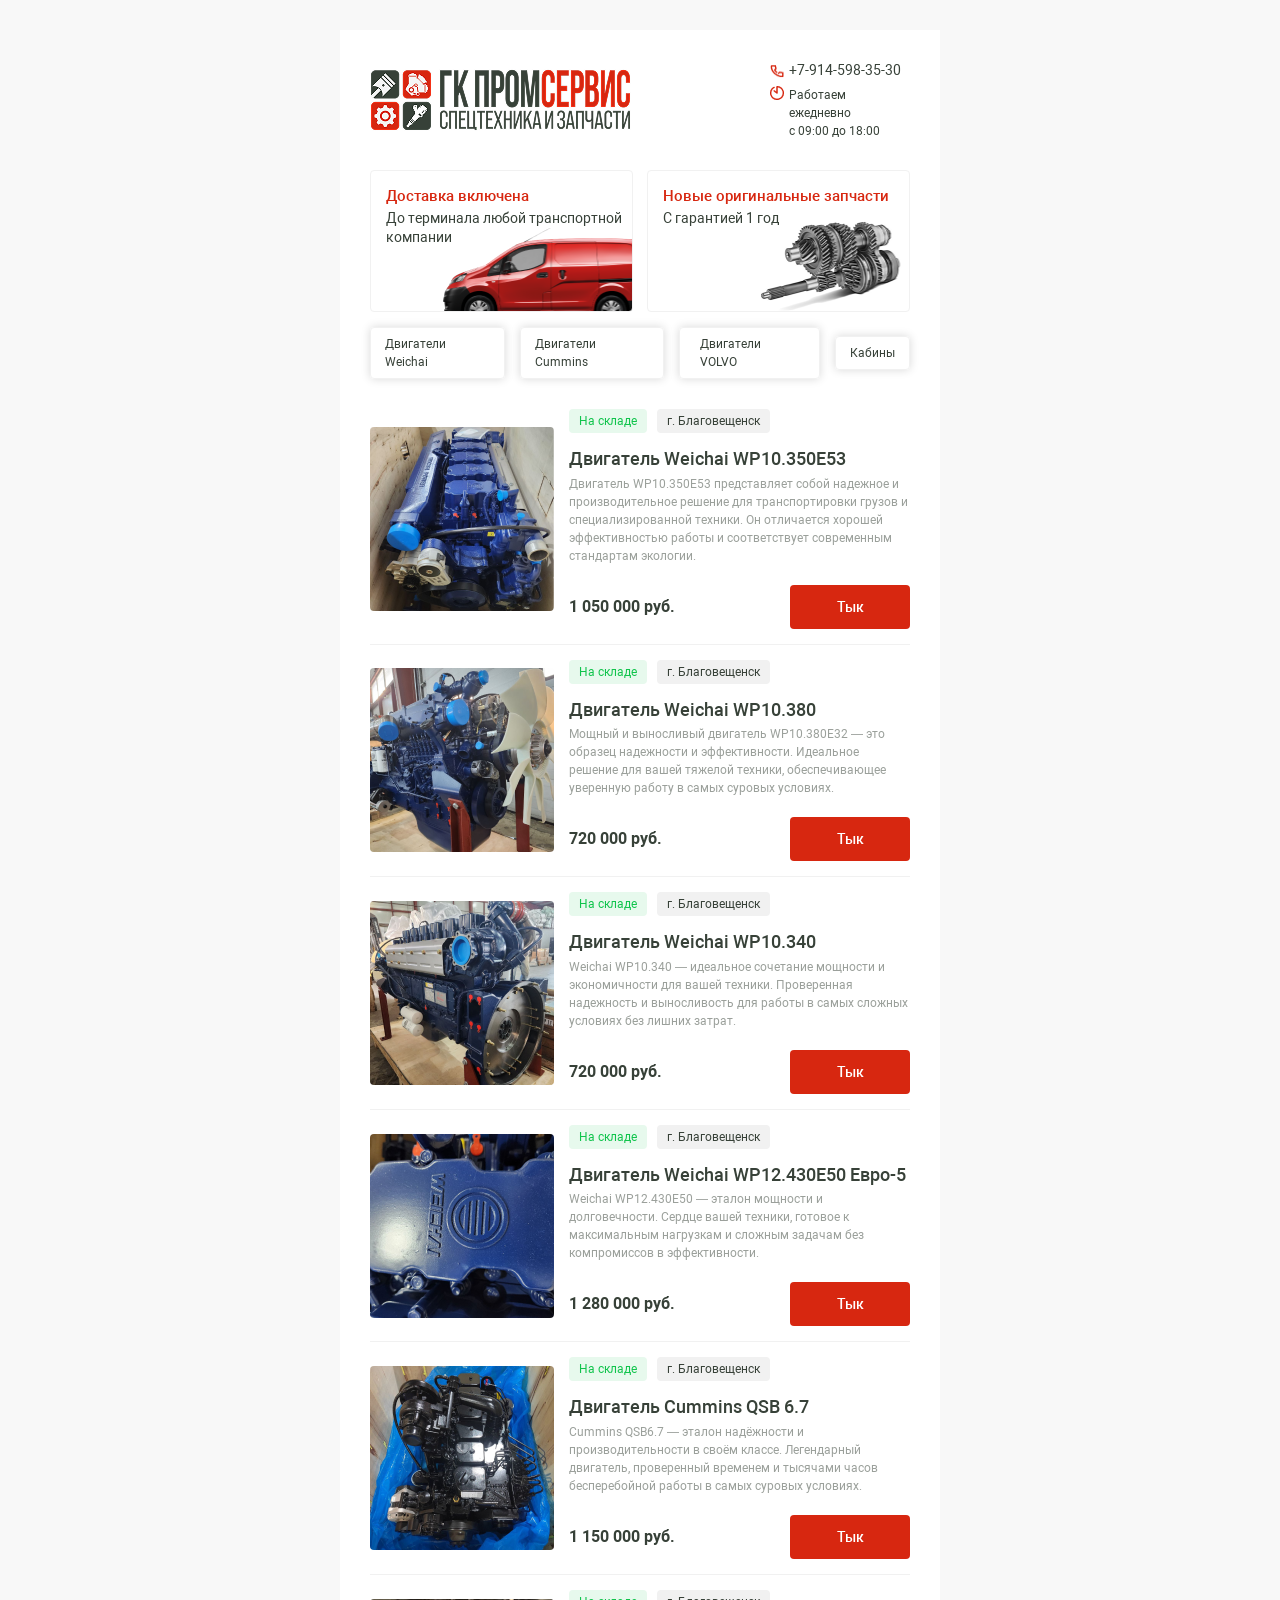
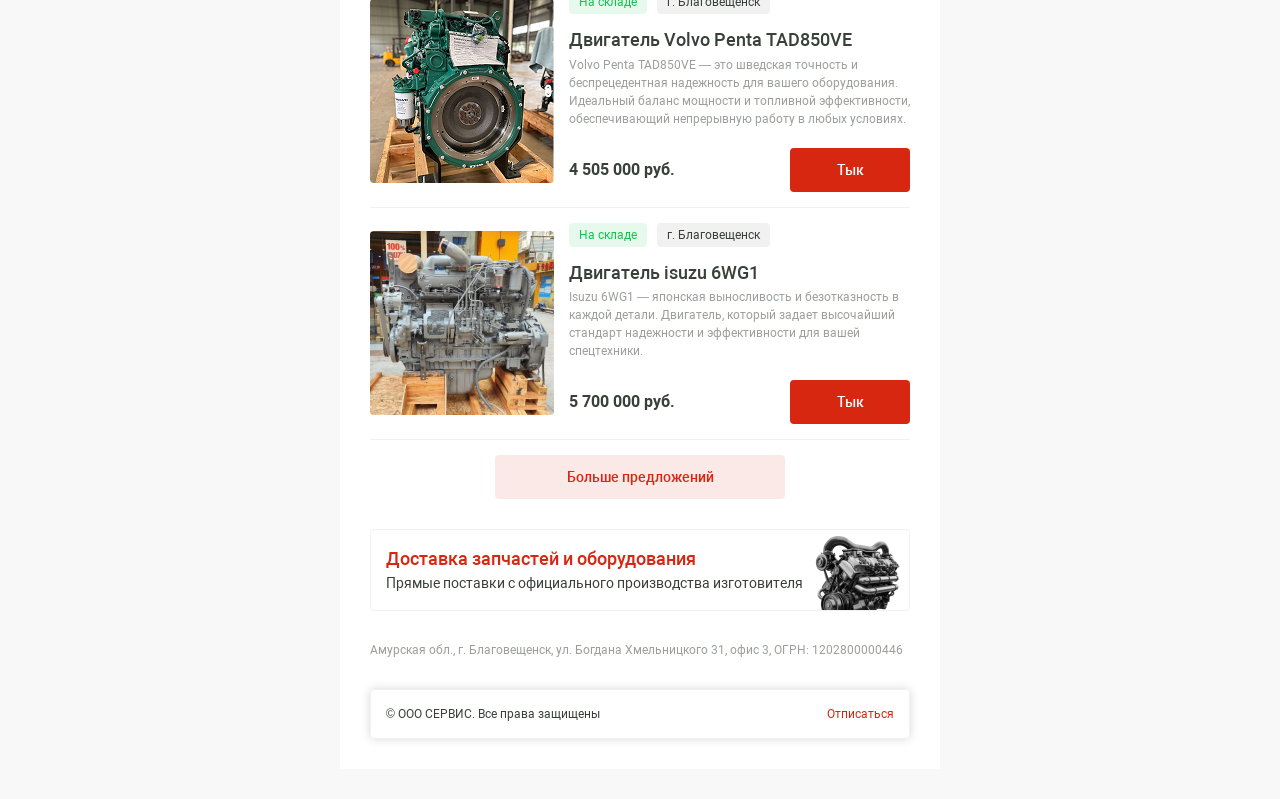
<file: prom28-dvigateli/index.html>
<!DOCTYPE html PUBLIC "-//W3C//DTD XHTML 1.0 Transitional//EN" "http://www.w3.org/TR/xhtml1/DTD/xhtml1-transitional.dtd">
<html xmlns="http://www.w3.org/1999/xhtml" xmlns:v="urn:schemas-microsoft-com:vml" xmlns:o="urn:schemas-microsoft-com:office:office" lang="ru">
	<head>
		<meta http-equiv="Content-Type" content="text/html; charset=utf-8">
		<meta http-equiv="X-UA-Compatible" content="IE=edge">
		<meta name="viewport" content="width=device-width, initial-scale=1.0">
		<title>ГК ПРОМСЕРВИС Спецтехника и запчасти</title>
		<style type="text/css">
			@font-face {
				font-family: 'Roboto';
				src:
					local('Roboto Bold'),
					local('Roboto-Bold'),
					url('./Roboto-Bold.woff') format('woff'),
					url('./Roboto-Bold.ttf') format('truetype');
				font-weight: bold;
				font-style: normal;
				font-display: swap;
			}
			@font-face {
				font-family: 'Roboto';
				src:
					local('Roboto Medium'),
					local('Roboto-Medium'),
					url('./Roboto-Medium.woff') format('woff'),
					url('./Roboto-Medium.ttf') format('truetype');
				font-weight: 500;
				font-style: normal;
				font-display: swap;
			}
			@font-face {
				font-family: 'Roboto';
				src:
					local('Roboto'),
					url('./Roboto.woff') format('woff'),
					url('./Roboto.ttf') format('truetype');
				font-weight: 400;
				font-style: normal;
				font-display: swap;
			}
			table {
				border-spacing: 0;
				mso-cellspacing: 0;
				mso-padding-alt: 0;
			}
			td {
				padding: 0;
			}
			#outlook a {
				padding: 0;
			}
			a {
				text-decoration: none;
			}
		</style>
		<!--[if (gte mso 9)|(IE)]>
			<style type="text/css">
				table {
					border-collapse: collapse !important;
				}
			</style>
		<![endif]-->
		<!--[if (gte mso 9)|(IE)]>
			<xml>
				<o:OfficeDocumentSettings>
					<o:AllowPNG />
					<o:PixelsPerInch>96</o:PixelsPerInch>
				</o:OfficeDocumentSettings>
			</xml>
		<![endif]-->
	</head>
	<body style="margin: 0; padding: 0; min-width: 100%; background: #f8f8f8">
		<!--[if (gte mso 9)|(IE)]>
			<style type="text/css">
				body {
					background-color: #f8f8f8 !important;
				}
				body,
				table,
				td,
				p,
				a {
					font-family: sans-serif, Arial, Helvetica !important;
				}
			</style>
		<![endif]-->
		<center style="width: 100%; table-layout: fixed; background: #f8f8f8; padding-top: 30px; padding-bottom: 30px">
			<div style="max-width: 600px; background: #ffffff; border-radius: 5px">
				<div style="
						font-size: 0px;
						color: #374138;
						line-height: 1px;
						mso-line-height-rule: exactly;
						display: none;
						max-width: 0px;
						max-height: 0px;
						opacity: 0;
						overflow: hidden;
						mso-hide: all;
					">
					ГК ПРОМСЕРВИС Спецтехника и запчасти | Двигатели
				</div>
				<!--[if (gte mso 9)|(IE)]>
        <table width="600" align="center" border="0" cellspacing="0" cellpadding="0" role="presentation"
          style="color:#374138;">
        <tr>
        <td>
      <![endif]-->
				<table align="center" border="0" cellspacing="0" cellpadding="0" role="presentation" style="
						color: #374138;
						font-family: 'Roboto', sans-serif, Arial, Helvetica;
						background: #ffffff;
						margin: 0;
						padding-top: 30px;
						padding-left: 30px;
						padding-right: 30px;
						padding-bottom: 30px;
						width: 100%;
						max-width: 600px;
					">
					<tr>
						<td>
							<table align="center" border="0" cellspacing="0" cellpadding="0" role="presentation" style="margin: 0; padding: 0; width: 100%; max-width: 540px">
								<tr>
									<td style="width: 400px">
										<a href="https://prom28.ru/" target="_blank" rel="noopener noreferrer">
											<img width="261" height="62" src="./logo.png" alt="Prom28" style="display: block">
										</a>
									</td>
									<td>
										<table border="0" cellspacing="0" cellpadding="0" role="presentation" style="margin: 0; padding: 0; width: 100%; max-width: 140px">
											<tr>
												<td style="margin-top: 3px">
													<img width="14" height="14" src="./phone.png" alt="+7-914-598-35-30" style="display: block">
												</td>
												<td style="width: 5px"></td>
												<td>
													<a style="
															font-size: 14px;
															font-weight: 400;
															line-height: 150%;
															color: #374138;
															font-family: 'Roboto', sans-serif, Arial, Helvetica;
														" href="tel:+79145983530">+7-914-598-35-30</a>
												</td>
											</tr>
											<tr style="height: 5px"></tr>
											<tr style="vertical-align: top">
												<td style="margin-top: 2px">
													<img width="14" height="14" src="./time.png" alt="Работаем ежедневно" style="display: block">
												</td>
												<td style="width: 5px"></td>
												<td style="
														font-size: 12px;
														font-weight: 400;
														line-height: 150%;
														color: #374138;
														font-family: 'Roboto', sans-serif, Arial, Helvetica;
													">
													Работаем ежедневно <br>с 09:00 до 18:00
												</td>
											</tr>
										</table>
									</td>
								</tr>
							</table>
						</td>
					</tr>
					<tr>
						<td>
							<table align="center" cellspacing="0" cellpadding="0" role="presentation" style="margin: 0; margin-top: 30px; width: 100%; max-width: 540px">
								<tr>
									<td style="
											border: 1px solid #f1f1f1;
											border-radius: 4px;
											width: 262px;
											height: 140px;
											background-image: url(./banner-1.png);
											vertical-align: top;
										">
										<p style="
												margin: 0;
												padding: 0;
												margin-top: 15px;
												margin-left: 15px;
												font-size: 15px;
												font-weight: 500;
												line-height: 138%;
												color: #d72710;
												font-family: 'Roboto', sans-serif, Arial, Helvetica;
											">
											Доставка включена
										</p>
										<p style="
												margin: 0;
												padding: 0;
												margin-top: 2px;
												margin-left: 15px;
												font-size: 14px;
												font-weight: 400;
												line-height: 138%;
												color: #374138;
												font-family: 'Roboto', sans-serif, Arial, Helvetica;
											">
											До терминала любой транспортной<br>
											компании
										</p>
									</td>
									<td style="width: 15px"></td>
									<td style="
											border: 1px solid #f1f1f1;
											border-radius: 4px;
											width: 262px;
											height: 140px;
											background-image: url(./banner-2.png);
											vertical-align: top;
										">
										<p style="
												margin: 0;
												padding: 0;
												margin-top: 15px;
												margin-left: 15px;
												font-size: 15px;
												font-weight: 500;
												line-height: 138%;
												color: #d72710;
												font-family: 'Roboto', sans-serif, Arial, Helvetica;
											">
											Новые оригинальные запчасти
										</p>
										<p style="
												margin: 0;
												padding: 0;
												margin-top: 2px;
												margin-left: 15px;
												font-size: 14px;
												font-weight: 400;
												line-height: 138%;
												color: #374138;
												font-family: 'Roboto', sans-serif, Arial, Helvetica;
											">
											С гарантией 1 год
										</p>
									</td>
								</tr>
							</table>
							<table align="center" cellspacing="0" cellpadding="0" role="presentation" style="margin: 0; margin-top: 15px; width: 100%; max-width: 540px">
								<tr>
									<td>
										<a style="
												padding-top: 7px;
												padding-bottom: 7px;
												padding-left: 14px;
												padding-right: 14px;
												border-radius: 4px;
												border: 1px solid #f1f1f1;
												display: block;
												box-shadow: 0px 0px 10px 0px #d9d9d9;
												font-size: 12px;
												font-weight: 400;
												line-height: 18px;
												color: #374138;
												font-family: 'Roboto', sans-serif, Arial, Helvetica;
											" href="https://prom28.ru/dvigateli-weichai-power">Двигатели Weichai</a>
									</td>
									<td style="width: 15px"></td>
									<td>
										<a style="
												padding-top: 7px;
												padding-bottom: 7px;
												padding-left: 14px;
												padding-right: 14px;
												border-radius: 4px;
												border: 1px solid #f1f1f1;
												display: block;
												box-shadow: 0px 0px 10px 0px #d9d9d9;
												font-size: 12px;
												font-weight: 400;
												line-height: 18px;
												color: #374138;
												font-family: 'Roboto', sans-serif, Arial, Helvetica;
											" href="https://prom28.ru/magazin/folder/dvigateli-cummins">Двигатели Cummins</a>
									</td>
									<td style="width: 15px"></td>
									<td>
										<a style="
												padding-top: 7px;
												padding-bottom: 7px;
												padding-left: 20px;
												padding-right: 20px;
												border-radius: 4px;
												border: 1px solid #f1f1f1;
												display: block;
												box-shadow: 0px 0px 10px 0px #d9d9d9;
												font-size: 12px;
												font-weight: 400;
												line-height: 18px;
												color: #374138;
												font-family: 'Roboto', sans-serif, Arial, Helvetica;
											" href="#">Двигатели VOLVO</a>
									</td>
									<td style="width: 15px"></td>
									<td>
										<a style="
												padding-top: 7px;
												padding-bottom: 7px;
												padding-left: 14px;
												padding-right: 14px;
												border-radius: 4px;
												border: 1px solid #f1f1f1;
												display: block;
												box-shadow: 0px 0px 10px 0px #d9d9d9;
												font-size: 12px;
												font-weight: 400;
												line-height: 18px;
												color: #374138;
												font-family: 'Roboto', sans-serif, Arial, Helvetica;
											" href="https://prom28.ru/kabiny">Кабины</a>
									</td>
								</tr>
							</table>
						</td>
					</tr>
					<tr>
						<td>
							<table align="center" border="0" cellspacing="0" cellpadding="0" role="presentation" style="margin: 0; padding: 0; margin-top: 15px; margin-bottom: 30px; width: 100%; max-width: 540px">
								<tr>
									<td>
										<table align="center" border="0" cellspacing="0" cellpadding="0" role="presentation" style="
												margin: 0;
												margin-top: 15px;
												padding: 0;
												padding-bottom: 15px;
												width: 100%;
												max-width: 540px;
												border-bottom: 1px solid #f1f1f1;
												vertical-align: top;
											">
											<tr>
												<td>
													<img width="184" height="184" src="./product-1.png" alt="Двигатель Weichai WP10.350E53" style="display: block; border-radius: 4px; width: 184px; height: 184px; overflow: hidden">
												</td>
												<td style="width: 15px"></td>
												<td>
													<table align="center" border="0" cellspacing="0" cellpadding="0" role="presentation" style="margin: 0; padding: 0; width: 100%; max-width: 540px; vertical-align: top">
														<tr>
															<td>
																<table align="center" border="0" cellspacing="0" cellpadding="0" role="presentation" style="margin: 0; padding: 0">
																	<tr>
																		<td style="
																				border-radius: 4px;
																				background: #e7f9ed;
																				padding-top: 3px;
																				padding-bottom: 3px;
																				padding-left: 10px;
																				padding-right: 10px;
																				color: #10c44c;
																				font-family: 'Roboto', sans-serif, Arial, Helvetica;
																				font-size: 12px;
																				font-weight: 400;
																				line-height: 18px;
																			">
																			На складе
																		</td>
																		<td style="width: 10px"></td>
																		<td style="
																				border-radius: 4px;
																				background: #f1f1f1;
																				padding-top: 3px;
																				padding-bottom: 3px;
																				padding-left: 10px;
																				padding-right: 10px;
																				color: #374138;
																				font-family: 'Roboto', sans-serif, Arial, Helvetica;
																				font-size: 12px;
																				font-weight: 400;
																				line-height: 18px;
																			">
																			г. Благовещенск
																		</td>
																	</tr>
																</table>
															</td>
														</tr>
														<tr>
															<td>
																<p style="
																		margin: 0;
																		padding: 0;
																		margin-top: 15px;
																		color: #374138;
																		font-family: 'Roboto', sans-serif, Arial, Helvetica;
																		font-size: 18px;
																		font-weight: 500;
																		line-height: 120%;
																	">
																	Двигатель Weichai WP10.350E53
																</p>
															</td>
														</tr>
														<tr>
															<td>
																<p style="
																		margin: 0;
																		padding: 0;
																		margin-top: 5px;
																		color: #9ba09b;
																		font-family: 'Roboto', sans-serif, Arial, Helvetica;
																		font-size: 12px;
																		font-weight: 400;
																		line-height: 18px;
																	">
																	Двигатель WP10.350E53 представляет собой надежное и производительное решение для
																	транспортировки грузов и специализированной техники. Он отличается хорошей
																	эффективностью работы и соответствует современным стандартам экологии.
																</p>
															</td>
														</tr>
														<tr>
															<td>
																<table align="center" border="0" cellspacing="0" cellpadding="0" role="presentation" style="margin: 0; padding: 0; margin-top: 20px; width: 100%">
																	<tr>
																		<td align="left">
																			<p style="
																					margin: 0;
																					padding: 0;
																					color: #374138;
																					font-family: 'Roboto', sans-serif, Arial, Helvetica;
																					font-size: 16px;
																					font-weight: 700;
																					line-height: 150%;
																				">
																				1 050 000 руб.
																			</p>
																		</td>
																		<td align="right">
																			<a style="
																					padding-top: 13px;
																					padding-bottom: 13px;
																					padding-left: 24px;
																					padding-right: 24px;
																					background: #d72710;
																					border-radius: 4px;
																					color: #ffffff;
																					font-family: 'Roboto', sans-serif, Arial, Helvetica;
																					font-size: 14px;
																					font-weight: 500;
																					line-height: 18px;
																					display: block;
																					box-sizing: border-box;
																					width: 120px;
																					text-align: center;
																				" href="https://prom28.ru/magazin/product/dvigatel-v-sbore-wp10-350e53">
																				Тык
																			</a>
																		</td>
																	</tr>
																</table>
															</td>
														</tr>
													</table>
												</td>
											</tr>
										</table>
									</td>
								</tr>
								<tr>
									<td>
										<table align="center" border="0" cellspacing="0" cellpadding="0" role="presentation" style="
												margin: 0;
												margin-top: 15px;
												padding: 0;
												padding-bottom: 15px;
												width: 100%;
												max-width: 540px;
												border-bottom: 1px solid #f1f1f1;
												vertical-align: top;
											">
											<tr>
												<td>
													<img width="184" height="184" src="./product-2.png" alt="Двигатель Weichai WP10.380" style="display: block; border-radius: 4px; width: 184px; height: 184px; overflow: hidden">
												</td>
												<td style="width: 15px"></td>
												<td>
													<table align="center" border="0" cellspacing="0" cellpadding="0" role="presentation" style="margin: 0; padding: 0; width: 100%; max-width: 540px; vertical-align: top">
														<tr>
															<td>
																<table align="center" border="0" cellspacing="0" cellpadding="0" role="presentation" style="margin: 0; padding: 0">
																	<tr>
																		<td style="
																				border-radius: 4px;
																				background: #e7f9ed;
																				padding-top: 3px;
																				padding-bottom: 3px;
																				padding-left: 10px;
																				padding-right: 10px;
																				color: #10c44c;
																				font-family: 'Roboto', sans-serif, Arial, Helvetica;
																				font-size: 12px;
																				font-weight: 400;
																				line-height: 18px;
																			">
																			На складе
																		</td>
																		<td style="width: 10px"></td>
																		<td style="
																				border-radius: 4px;
																				background: #f1f1f1;
																				padding-top: 3px;
																				padding-bottom: 3px;
																				padding-left: 10px;
																				padding-right: 10px;
																				color: #374138;
																				font-family: 'Roboto', sans-serif, Arial, Helvetica;
																				font-size: 12px;
																				font-weight: 400;
																				line-height: 18px;
																			">
																			г. Благовещенск
																		</td>
																	</tr>
																</table>
															</td>
														</tr>
														<tr>
															<td>
																<p style="
																		margin: 0;
																		padding: 0;
																		margin-top: 15px;
																		color: #374138;
																		font-family: 'Roboto', sans-serif, Arial, Helvetica;
																		font-size: 18px;
																		font-weight: 500;
																		line-height: 120%;
																	">
																	Двигатель Weichai WP10.380
																</p>
															</td>
														</tr>
														<tr>
															<td>
																<p style="
																		margin: 0;
																		padding: 0;
																		margin-top: 5px;
																		color: #9ba09b;
																		font-family: 'Roboto', sans-serif, Arial, Helvetica;
																		font-size: 12px;
																		font-weight: 400;
																		line-height: 18px;
																	">
																	Мощный и выносливый двигатель WP10.380E32 — это образец надежности и эффективности.
																	Идеальное решение для вашей тяжелой техники, обеспечивающее уверенную работу в самых
																	суровых условиях.
																</p>
															</td>
														</tr>
														<tr>
															<td>
																<table align="center" border="0" cellspacing="0" cellpadding="0" role="presentation" style="margin: 0; padding: 0; margin-top: 20px; width: 100%">
																	<tr>
																		<td align="left">
																			<p style="
																					margin: 0;
																					padding: 0;
																					color: #374138;
																					font-family: 'Roboto', sans-serif, Arial, Helvetica;
																					font-size: 16px;
																					font-weight: 700;
																					line-height: 150%;
																				">
																				720 000 руб.
																			</p>
																		</td>
																		<td align="right">
																			<a style="
																					padding-top: 13px;
																					padding-bottom: 13px;
																					padding-left: 24px;
																					padding-right: 24px;
																					background: #d72710;
																					border-radius: 4px;
																					color: #ffffff;
																					font-family: 'Roboto', sans-serif, Arial, Helvetica;
																					font-size: 14px;
																					font-weight: 500;
																					line-height: 18px;
																					display: block;
																					box-sizing: border-box;
																					width: 120px;
																					text-align: center;
																				" href="https://prom28.ru/magazin/product/dvigatel-weichai-wp10-380e32">
																				Тык
																			</a>
																		</td>
																	</tr>
																</table>
															</td>
														</tr>
													</table>
												</td>
											</tr>
										</table>
									</td>
								</tr>
								<tr>
									<td>
										<table align="center" border="0" cellspacing="0" cellpadding="0" role="presentation" style="
												margin: 0;
												margin-top: 15px;
												padding: 0;
												padding-bottom: 15px;
												width: 100%;
												max-width: 540px;
												border-bottom: 1px solid #f1f1f1;
												vertical-align: top;
											">
											<tr>
												<td>
													<img width="184" height="184" src="./product-3.png" alt="Двигатель  Weichai WP10.340" style="display: block; border-radius: 4px; width: 184px; height: 184px; overflow: hidden">
												</td>
												<td style="width: 15px"></td>
												<td>
													<table align="center" border="0" cellspacing="0" cellpadding="0" role="presentation" style="margin: 0; padding: 0; width: 100%; max-width: 540px; vertical-align: top">
														<tr>
															<td>
																<table align="center" border="0" cellspacing="0" cellpadding="0" role="presentation" style="margin: 0; padding: 0">
																	<tr>
																		<td style="
																				border-radius: 4px;
																				background: #e7f9ed;
																				padding-top: 3px;
																				padding-bottom: 3px;
																				padding-left: 10px;
																				padding-right: 10px;
																				color: #10c44c;
																				font-family: 'Roboto', sans-serif, Arial, Helvetica;
																				font-size: 12px;
																				font-weight: 400;
																				line-height: 18px;
																			">
																			На складе
																		</td>
																		<td style="width: 10px"></td>
																		<td style="
																				border-radius: 4px;
																				background: #f1f1f1;
																				padding-top: 3px;
																				padding-bottom: 3px;
																				padding-left: 10px;
																				padding-right: 10px;
																				color: #374138;
																				font-family: 'Roboto', sans-serif, Arial, Helvetica;
																				font-size: 12px;
																				font-weight: 400;
																				line-height: 18px;
																			">
																			г. Благовещенск
																		</td>
																	</tr>
																</table>
															</td>
														</tr>
														<tr>
															<td>
																<p style="
																		margin: 0;
																		padding: 0;
																		margin-top: 15px;
																		color: #374138;
																		font-family: 'Roboto', sans-serif, Arial, Helvetica;
																		font-size: 18px;
																		font-weight: 500;
																		line-height: 120%;
																	">
																	Двигатель Weichai WP10.340
																</p>
															</td>
														</tr>
														<tr>
															<td>
																<p style="
																		margin: 0;
																		padding: 0;
																		margin-top: 5px;
																		color: #9ba09b;
																		font-family: 'Roboto', sans-serif, Arial, Helvetica;
																		font-size: 12px;
																		font-weight: 400;
																		line-height: 18px;
																	">
																	Weichai WP10.340 — идеальное сочетание мощности и экономичности для вашей техники.
																	Проверенная надежность и выносливость для работы в самых сложных условиях без лишних
																	затрат.
																</p>
															</td>
														</tr>
														<tr>
															<td>
																<table align="center" border="0" cellspacing="0" cellpadding="0" role="presentation" style="margin: 0; padding: 0; margin-top: 20px; width: 100%">
																	<tr>
																		<td align="left">
																			<p style="
																					margin: 0;
																					padding: 0;
																					color: #374138;
																					font-family: 'Roboto', sans-serif, Arial, Helvetica;
																					font-size: 16px;
																					font-weight: 700;
																					line-height: 150%;
																				">
																				720 000 руб.
																			</p>
																		</td>
																		<td align="right">
																			<a style="
																					padding-top: 13px;
																					padding-bottom: 13px;
																					padding-left: 24px;
																					padding-right: 24px;
																					background: #d72710;
																					border-radius: 4px;
																					color: #ffffff;
																					font-family: 'Roboto', sans-serif, Arial, Helvetica;
																					font-size: 14px;
																					font-weight: 500;
																					line-height: 18px;
																					display: block;
																					box-sizing: border-box;
																					width: 120px;
																					text-align: center;
																				" href="https://prom28.ru/magazin/product/originalnyj-dvigatel-weichai-wp10-340-absolyutno-novyj-shaanxi">
																				Тык
																			</a>
																		</td>
																	</tr>
																</table>
															</td>
														</tr>
													</table>
												</td>
											</tr>
										</table>
									</td>
								</tr>
								<tr>
									<td>
										<table align="center" border="0" cellspacing="0" cellpadding="0" role="presentation" style="
												margin: 0;
												margin-top: 15px;
												padding: 0;
												padding-bottom: 15px;
												width: 100%;
												max-width: 540px;
												border-bottom: 1px solid #f1f1f1;
												vertical-align: top;
											">
											<tr>
												<td>
													<img width="184" height="184" src="./product-4.png" alt="Двигатель Weichai WP12.430E50 Евро-5" style="display: block; border-radius: 4px; width: 184px; height: 184px; overflow: hidden">
												</td>
												<td style="width: 15px"></td>
												<td>
													<table align="center" border="0" cellspacing="0" cellpadding="0" role="presentation" style="margin: 0; padding: 0; width: 100%; max-width: 540px; vertical-align: top">
														<tr>
															<td>
																<table align="center" border="0" cellspacing="0" cellpadding="0" role="presentation" style="margin: 0; padding: 0">
																	<tr>
																		<td style="
																				border-radius: 4px;
																				background: #e7f9ed;
																				padding-top: 3px;
																				padding-bottom: 3px;
																				padding-left: 10px;
																				padding-right: 10px;
																				color: #10c44c;
																				font-family: 'Roboto', sans-serif, Arial, Helvetica;
																				font-size: 12px;
																				font-weight: 400;
																				line-height: 18px;
																			">
																			На складе
																		</td>
																		<td style="width: 10px"></td>
																		<td style="
																				border-radius: 4px;
																				background: #f1f1f1;
																				padding-top: 3px;
																				padding-bottom: 3px;
																				padding-left: 10px;
																				padding-right: 10px;
																				color: #374138;
																				font-family: 'Roboto', sans-serif, Arial, Helvetica;
																				font-size: 12px;
																				font-weight: 400;
																				line-height: 18px;
																			">
																			г. Благовещенск
																		</td>
																	</tr>
																</table>
															</td>
														</tr>
														<tr>
															<td>
																<p style="
																		margin: 0;
																		padding: 0;
																		margin-top: 15px;
																		color: #374138;
																		font-family: 'Roboto', sans-serif, Arial, Helvetica;
																		font-size: 18px;
																		font-weight: 500;
																		line-height: 120%;
																	">
																	Двигатель Weichai WP12.430E50 Евро-5
																</p>
															</td>
														</tr>
														<tr>
															<td>
																<p style="
																		margin: 0;
																		padding: 0;
																		margin-top: 5px;
																		color: #9ba09b;
																		font-family: 'Roboto', sans-serif, Arial, Helvetica;
																		font-size: 12px;
																		font-weight: 400;
																		line-height: 18px;
																	">
																	Weichai WP12.430E50 — эталон мощности и долговечности. Сердце вашей техники, готовое к
																	максимальным нагрузкам и сложным задачам без компромиссов в эффективности.
																</p>
															</td>
														</tr>
														<tr>
															<td>
																<table align="center" border="0" cellspacing="0" cellpadding="0" role="presentation" style="margin: 0; padding: 0; margin-top: 20px; width: 100%">
																	<tr>
																		<td align="left">
																			<p style="
																					margin: 0;
																					padding: 0;
																					color: #374138;
																					font-family: 'Roboto', sans-serif, Arial, Helvetica;
																					font-size: 16px;
																					font-weight: 700;
																					line-height: 150%;
																				">
																				1 280 000 руб.
																			</p>
																		</td>
																		<td align="right">
																			<a style="
																					padding-top: 13px;
																					padding-bottom: 13px;
																					padding-left: 24px;
																					padding-right: 24px;
																					background: #d72710;
																					border-radius: 4px;
																					color: #ffffff;
																					font-family: 'Roboto', sans-serif, Arial, Helvetica;
																					font-size: 14px;
																					font-weight: 500;
																					line-height: 18px;
																					display: block;
																					box-sizing: border-box;
																					width: 120px;
																					text-align: center;
																				" href="https://prom28.ru/magazin/product/dvigatel-weichai-wp12-430e50">
																				Тык
																			</a>
																		</td>
																	</tr>
																</table>
															</td>
														</tr>
													</table>
												</td>
											</tr>
										</table>
									</td>
								</tr>
								<tr>
									<td>
										<table align="center" border="0" cellspacing="0" cellpadding="0" role="presentation" style="
												margin: 0;
												margin-top: 15px;
												padding: 0;
												padding-bottom: 15px;
												width: 100%;
												max-width: 540px;
												border-bottom: 1px solid #f1f1f1;
												vertical-align: top;
											">
											<tr>
												<td>
													<img width="184" height="184" src="./product-5.png" alt="Двигатель Cummins QSB 6.7" style="display: block; border-radius: 4px; width: 184px; height: 184px; overflow: hidden">
												</td>
												<td style="width: 15px"></td>
												<td>
													<table align="center" border="0" cellspacing="0" cellpadding="0" role="presentation" style="margin: 0; padding: 0; width: 100%; max-width: 540px; vertical-align: top">
														<tr>
															<td>
																<table align="center" border="0" cellspacing="0" cellpadding="0" role="presentation" style="margin: 0; padding: 0">
																	<tr>
																		<td style="
																				border-radius: 4px;
																				background: #e7f9ed;
																				padding-top: 3px;
																				padding-bottom: 3px;
																				padding-left: 10px;
																				padding-right: 10px;
																				color: #10c44c;
																				font-family: 'Roboto', sans-serif, Arial, Helvetica;
																				font-size: 12px;
																				font-weight: 400;
																				line-height: 18px;
																			">
																			На складе
																		</td>
																		<td style="width: 10px"></td>
																		<td style="
																				border-radius: 4px;
																				background: #f1f1f1;
																				padding-top: 3px;
																				padding-bottom: 3px;
																				padding-left: 10px;
																				padding-right: 10px;
																				color: #374138;
																				font-family: 'Roboto', sans-serif, Arial, Helvetica;
																				font-size: 12px;
																				font-weight: 400;
																				line-height: 18px;
																			">
																			г. Благовещенск
																		</td>
																	</tr>
																</table>
															</td>
														</tr>
														<tr>
															<td>
																<p style="
																		margin: 0;
																		padding: 0;
																		margin-top: 15px;
																		color: #374138;
																		font-family: 'Roboto', sans-serif, Arial, Helvetica;
																		font-size: 18px;
																		font-weight: 500;
																		line-height: 120%;
																	">
																	Двигатель Cummins QSB 6.7
																</p>
															</td>
														</tr>
														<tr>
															<td>
																<p style="
																		margin: 0;
																		padding: 0;
																		margin-top: 5px;
																		color: #9ba09b;
																		font-family: 'Roboto', sans-serif, Arial, Helvetica;
																		font-size: 12px;
																		font-weight: 400;
																		line-height: 18px;
																	">
																	Cummins QSB6.7 — эталон надёжности и производительности в своём классе. Легендарный
																	двигатель, проверенный временем и тысячами часов бесперебойной работы в самых суровых
																	условиях.
																</p>
															</td>
														</tr>
														<tr>
															<td>
																<table align="center" border="0" cellspacing="0" cellpadding="0" role="presentation" style="margin: 0; padding: 0; margin-top: 20px; width: 100%">
																	<tr>
																		<td align="left">
																			<p style="
																					margin: 0;
																					padding: 0;
																					color: #374138;
																					font-family: 'Roboto', sans-serif, Arial, Helvetica;
																					font-size: 16px;
																					font-weight: 700;
																					line-height: 150%;
																				">
																				1 150 000 руб.
																			</p>
																		</td>
																		<td align="right">
																			<a style="
																					padding-top: 13px;
																					padding-bottom: 13px;
																					padding-left: 24px;
																					padding-right: 24px;
																					background: #d72710;
																					border-radius: 4px;
																					color: #ffffff;
																					font-family: 'Roboto', sans-serif, Arial, Helvetica;
																					font-size: 14px;
																					font-weight: 500;
																					line-height: 18px;
																					display: block;
																					box-sizing: border-box;
																					width: 120px;
																					text-align: center;
																				" href="https://prom28.ru/magazin/product/dvigatel-cummins-qsb-6-7cummins">
																				Тык
																			</a>
																		</td>
																	</tr>
																</table>
															</td>
														</tr>
													</table>
												</td>
											</tr>
										</table>
									</td>
								</tr>
								<tr>
									<td>
										<table align="center" border="0" cellspacing="0" cellpadding="0" role="presentation" style="
												margin: 0;
												margin-top: 15px;
												padding: 0;
												padding-bottom: 15px;
												width: 100%;
												max-width: 540px;
												border-bottom: 1px solid #f1f1f1;
												vertical-align: top;
											">
											<tr>
												<td>
													<img width="184" height="184" src="./product-6.png" alt="Двигатель Volvo Penta TAD850VE" style="display: block; border-radius: 4px; width: 184px; height: 184px; overflow: hidden">
												</td>
												<td style="width: 15px"></td>
												<td>
													<table align="center" border="0" cellspacing="0" cellpadding="0" role="presentation" style="margin: 0; padding: 0; width: 100%; max-width: 540px; vertical-align: top">
														<tr>
															<td>
																<table align="center" border="0" cellspacing="0" cellpadding="0" role="presentation" style="margin: 0; padding: 0">
																	<tr>
																		<td style="
																				border-radius: 4px;
																				background: #e7f9ed;
																				padding-top: 3px;
																				padding-bottom: 3px;
																				padding-left: 10px;
																				padding-right: 10px;
																				color: #10c44c;
																				font-family: 'Roboto', sans-serif, Arial, Helvetica;
																				font-size: 12px;
																				font-weight: 400;
																				line-height: 18px;
																			">
																			На складе
																		</td>
																		<td style="width: 10px"></td>
																		<td style="
																				border-radius: 4px;
																				background: #f1f1f1;
																				padding-top: 3px;
																				padding-bottom: 3px;
																				padding-left: 10px;
																				padding-right: 10px;
																				color: #374138;
																				font-family: 'Roboto', sans-serif, Arial, Helvetica;
																				font-size: 12px;
																				font-weight: 400;
																				line-height: 18px;
																			">
																			г. Благовещенск
																		</td>
																	</tr>
																</table>
															</td>
														</tr>
														<tr>
															<td>
																<p style="
																		margin: 0;
																		padding: 0;
																		margin-top: 15px;
																		color: #374138;
																		font-family: 'Roboto', sans-serif, Arial, Helvetica;
																		font-size: 18px;
																		font-weight: 500;
																		line-height: 120%;
																	">
																	Двигатель Volvo Penta TAD850VE
																</p>
															</td>
														</tr>
														<tr>
															<td>
																<p style="
																		margin: 0;
																		padding: 0;
																		margin-top: 5px;
																		color: #9ba09b;
																		font-family: 'Roboto', sans-serif, Arial, Helvetica;
																		font-size: 12px;
																		font-weight: 400;
																		line-height: 18px;
																	">
																	Volvo Penta TAD850VE — это шведская точность и беспрецедентная надежность для вашего
																	оборудования. Идеальный баланс мощности и топливной эффективности, обеспечивающий
																	непрерывную работу в любых условиях.
																</p>
															</td>
														</tr>
														<tr>
															<td>
																<table align="center" border="0" cellspacing="0" cellpadding="0" role="presentation" style="margin: 0; padding: 0; margin-top: 20px; width: 100%">
																	<tr>
																		<td align="left">
																			<p style="
																					margin: 0;
																					padding: 0;
																					color: #374138;
																					font-family: 'Roboto', sans-serif, Arial, Helvetica;
																					font-size: 16px;
																					font-weight: 700;
																					line-height: 150%;
																				">
																				4 505 000 руб.
																			</p>
																		</td>
																		<td align="right">
																			<a style="
																					padding-top: 13px;
																					padding-bottom: 13px;
																					padding-left: 24px;
																					padding-right: 24px;
																					background: #d72710;
																					border-radius: 4px;
																					color: #ffffff;
																					font-family: 'Roboto', sans-serif, Arial, Helvetica;
																					font-size: 14px;
																					font-weight: 500;
																					line-height: 18px;
																					display: block;
																					box-sizing: border-box;
																					width: 120px;
																					text-align: center;
																				" href="https://prom28.ru/magazin/product/dvigatel-volvo-penta-tad850ve">
																				Тык
																			</a>
																		</td>
																	</tr>
																</table>
															</td>
														</tr>
													</table>
												</td>
											</tr>
										</table>
									</td>
								</tr>
								<tr>
									<td>
										<table align="center" border="0" cellspacing="0" cellpadding="0" role="presentation" style="
												margin: 0;
												margin-top: 15px;
												padding: 0;
												padding-bottom: 15px;
												width: 100%;
												max-width: 540px;
												border-bottom: 1px solid #f1f1f1;
												vertical-align: top;
											">
											<tr>
												<td>
													<img width="184" height="184" src="./product-7.png" alt="Двигатель isuzu 6WG1" style="display: block; border-radius: 4px; width: 184px; height: 184px; overflow: hidden">
												</td>
												<td style="width: 15px"></td>
												<td>
													<table align="center" border="0" cellspacing="0" cellpadding="0" role="presentation" style="margin: 0; padding: 0; width: 100%; max-width: 540px; vertical-align: top">
														<tr>
															<td>
																<table align="center" border="0" cellspacing="0" cellpadding="0" role="presentation" style="margin: 0; padding: 0">
																	<tr>
																		<td style="
																				border-radius: 4px;
																				background: #e7f9ed;
																				padding-top: 3px;
																				padding-bottom: 3px;
																				padding-left: 10px;
																				padding-right: 10px;
																				color: #10c44c;
																				font-family: 'Roboto', sans-serif, Arial, Helvetica;
																				font-size: 12px;
																				font-weight: 400;
																				line-height: 18px;
																			">
																			На складе
																		</td>
																		<td style="width: 10px"></td>
																		<td style="
																				border-radius: 4px;
																				background: #f1f1f1;
																				padding-top: 3px;
																				padding-bottom: 3px;
																				padding-left: 10px;
																				padding-right: 10px;
																				color: #374138;
																				font-family: 'Roboto', sans-serif, Arial, Helvetica;
																				font-size: 12px;
																				font-weight: 400;
																				line-height: 18px;
																			">
																			г. Благовещенск
																		</td>
																	</tr>
																</table>
															</td>
														</tr>
														<tr>
															<td>
																<p style="
																		margin: 0;
																		padding: 0;
																		margin-top: 15px;
																		color: #374138;
																		font-family: 'Roboto', sans-serif, Arial, Helvetica;
																		font-size: 18px;
																		font-weight: 500;
																		line-height: 120%;
																	">
																	Двигатель isuzu 6WG1
																</p>
															</td>
														</tr>
														<tr>
															<td>
																<p style="
																		margin: 0;
																		padding: 0;
																		margin-top: 5px;
																		color: #9ba09b;
																		font-family: 'Roboto', sans-serif, Arial, Helvetica;
																		font-size: 12px;
																		font-weight: 400;
																		line-height: 18px;
																	">
																	Isuzu 6WG1 — японская выносливость и безотказность в каждой детали. Двигатель, который
																	задает высочайший стандарт надежности и эффективности для вашей спецтехники.
																</p>
															</td>
														</tr>
														<tr>
															<td>
																<table align="center" border="0" cellspacing="0" cellpadding="0" role="presentation" style="margin: 0; padding: 0; margin-top: 20px; width: 100%">
																	<tr>
																		<td align="left">
																			<p style="
																					margin: 0;
																					padding: 0;
																					color: #374138;
																					font-family: 'Roboto', sans-serif, Arial, Helvetica;
																					font-size: 16px;
																					font-weight: 700;
																					line-height: 150%;
																				">
																				5 700 000 руб.
																			</p>
																		</td>
																		<td align="right">
																			<a style="
																					padding-top: 13px;
																					padding-bottom: 13px;
																					padding-left: 24px;
																					padding-right: 24px;
																					background: #d72710;
																					border-radius: 4px;
																					color: #ffffff;
																					font-family: 'Roboto', sans-serif, Arial, Helvetica;
																					font-size: 14px;
																					font-weight: 500;
																					line-height: 18px;
																					display: block;
																					box-sizing: border-box;
																					width: 120px;
																					text-align: center;
																				" href="https://prom28.ru/magazin/product/dvigatel-isuzu-6wg1">
																				Тык
																			</a>
																		</td>
																	</tr>
																</table>
															</td>
														</tr>
													</table>
												</td>
											</tr>
										</table>
									</td>
								</tr>
								<tr>
									<td align="center">
										<a style="
												display: inline-block;
												color: #d72710;
												text-align: center;
												font-family: 'Roboto', sans-serif, Arial, Helvetica;
												font-size: 14px;
												font-weight: 500;
												line-height: 18px;
												margin-top: 15px;
												padding-top: 13px;
												padding-bottom: 13px;
												padding-left: 20px;
												padding-right: 20px;
												background-color: #fbe9e7;
												border-radius: 4px;
												text-decoration: none;
												width: 250px;
											" href="https://prom28.ru/" target="_blank">
											<span style="vertical-align: middle">Больше предложений</span>
										</a>
									</td>
								</tr>
							</table>
						</td>
					</tr>
					<tr>
						<td style="
								width: 100%;
								box-sizing: border-box;
								border-radius: 4px;
								border: 1px solid #f1f1f1;
								background-image: url(./banner-3.png);
								background-repeat: no-repeat;
								padding-left: 15px;
								padding-top: 17px;
								padding-bottom: 17px;
							">
							<p style="
									margin: 0;
									padding: 0;
									color: #d72710;
									font-family: 'Roboto', sans-serif, Arial, Helvetica;
									font-size: 18px;
									font-weight: 500;
									line-height: 138%;
								">
								Доставка запчастей и оборудования
							</p>
							<p style="
									margin: 0;
									padding: 0;
									margin-top: 2px;
									color: #374138;
									font-family: 'Roboto', sans-serif, Arial, Helvetica;
									font-size: 14px;
									font-weight: 400;
									line-height: 138%;
								">
								Прямые поставки с официального производства изготовителя
							</p>
						</td>
					</tr>
					<tr>
						<td>
							<p style="
									margin: 0;
									padding: 0;
									margin-top: 30px;
									color: #9ba09b;
									font-family: 'Roboto', sans-serif, Arial, Helvetica;
									font-size: 12px;
									font-weight: 400;
									line-height: 18px;
								">
								Амурская обл., г. Благовещенск, ул. Богдана Хмельницкого 31, офис 3, ОГРН: 1202800000446
							</p>
						</td>
					</tr>
					<tr>
						<td>
							<table align="center" border="0" cellspacing="0" cellpadding="0" role="presentation" style="
									color: #374138;
									font-family: 'Roboto', sans-serif, Arial, Helvetica;
									margin: 0;
									padding: 0;
									width: 100%;
									max-width: 540px;
									margin-top: 30px;
									padding-left: 15px;
									padding-right: 15px;
									padding-bottom: 15px;
									padding-top: 15px;
									box-sizing: border-box;
									border: 1px solid #f1f1f1;
									border-radius: 4px;
									box-shadow: 0px 0px 10px 0px #d9d9d9;
								">
								<tr>
									<td align="left">
										<p style="
												margin: 0;
												color: #374138;
												font-family: 'Roboto', sans-serif, Arial, Helvetica;
												font-size: 12px;
												font-weight: 400;
												line-height: 18px;
											">
											© ООО СЕРВИС. Все права защищены
										</p>
									</td>
									<td align="right">
										<a href="#" target="_blank" style="
												color: #d72710;
												font-family: 'Roboto', sans-serif, Arial, Helvetica;
												font-size: 12px;
												font-weight: 400;
												line-height: 18px;
											" rel="noopener noreferrer">Отписаться</a>
									</td>
								</tr>
							</table>
						</td>
					</tr>
				</table>
				<!--[if (gte mso 9)|(IE)]>
        </td>
        </tr>
        </table>
      <![endif]-->
			</div>
		</center>
	</body>
</html>
</file>
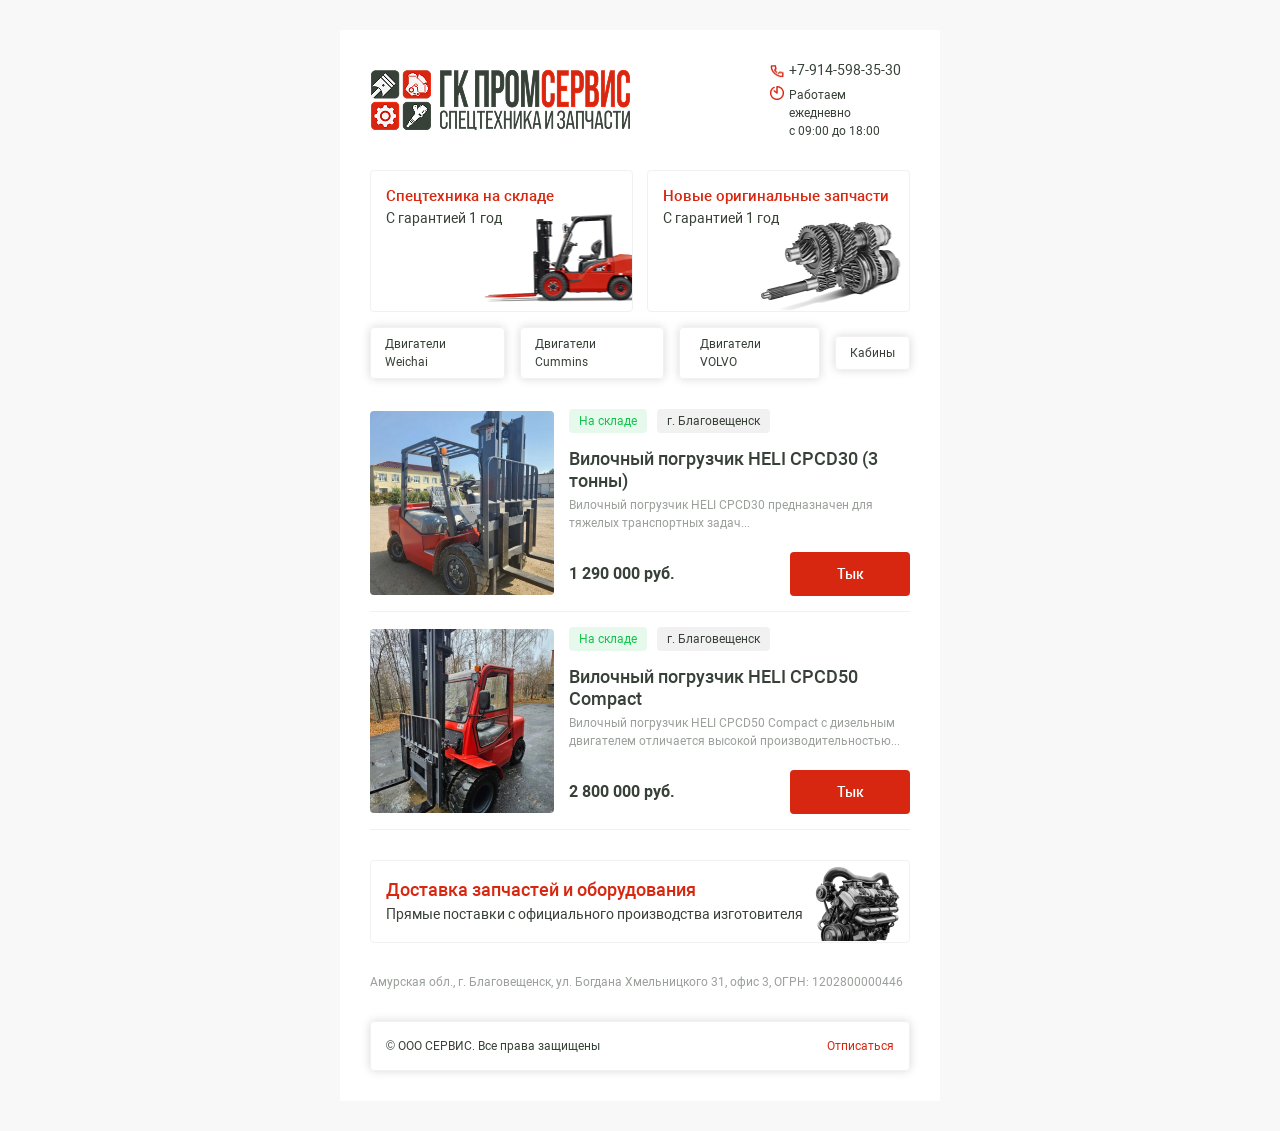
<file: prom28-pogruzchiki (1)/index.html>
<!DOCTYPE html PUBLIC "-//W3C//DTD XHTML 1.0 Transitional//EN" "http://www.w3.org/TR/xhtml1/DTD/xhtml1-transitional.dtd">
<html xmlns="http://www.w3.org/1999/xhtml" xmlns:v="urn:schemas-microsoft-com:vml" xmlns:o="urn:schemas-microsoft-com:office:office" lang="ru">
	<head>
		<meta http-equiv="Content-Type" content="text/html; charset=utf-8">
		<meta http-equiv="X-UA-Compatible" content="IE=edge">
		<meta name="viewport" content="width=device-width, initial-scale=1.0">
		<title>ГК ПРОМСЕРВИС Спецтехника и запчасти</title>
		<style type="text/css">
			@font-face {
				font-family: 'Roboto';
				src:
					local('Roboto Bold'),
					local('Roboto-Bold'),
					url('./Roboto-Bold.woff') format('woff'),
					url('./Roboto-Bold.ttf') format('truetype');
				font-weight: bold;
				font-style: normal;
				font-display: swap;
			}
			@font-face {
				font-family: 'Roboto';
				src:
					local('Roboto Medium'),
					local('Roboto-Medium'),
					url('./Roboto-Medium.woff') format('woff'),
					url('./Roboto-Medium.ttf') format('truetype');
				font-weight: 500;
				font-style: normal;
				font-display: swap;
			}
			@font-face {
				font-family: 'Roboto';
				src:
					local('Roboto'),
					url('./Roboto.woff') format('woff'),
					url('./Roboto.ttf') format('truetype');
				font-weight: 400;
				font-style: normal;
				font-display: swap;
			}
			table {
				border-spacing: 0;
				mso-cellspacing: 0;
				mso-padding-alt: 0;
			}
			td {
				padding: 0;
			}
			#outlook a {
				padding: 0;
			}
			a {
				text-decoration: none;
			}
		</style>
		<!--[if (gte mso 9)|(IE)]>
			<style type="text/css">
				table {
					border-collapse: collapse !important;
				}
			</style>
		<![endif]-->
		<!--[if (gte mso 9)|(IE)]>
			<xml>
				<o:OfficeDocumentSettings>
					<o:AllowPNG />
					<o:PixelsPerInch>96</o:PixelsPerInch>
				</o:OfficeDocumentSettings>
			</xml>
		<![endif]-->
	</head>
	<body style="margin: 0; padding: 0; min-width: 100%; background: #f8f8f8">
		<!--[if (gte mso 9)|(IE)]>
			<style type="text/css">
				body {
					background-color: #f8f8f8 !important;
				}
				body,
				table,
				td,
				p,
				a {
					font-family: sans-serif, Arial, Helvetica !important;
				}
			</style>
		<![endif]-->
		<center style="width: 100%; table-layout: fixed; background: #f8f8f8; padding-top: 30px; padding-bottom: 30px">
			<div style="max-width: 600px; background: #ffffff; border-radius: 5px">
				<div style="
						font-size: 0px;
						color: #374138;
						line-height: 1px;
						mso-line-height-rule: exactly;
						display: none;
						max-width: 0px;
						max-height: 0px;
						opacity: 0;
						overflow: hidden;
						mso-hide: all;
					">
					ГК ПРОМСЕРВИС Спецтехника и запчасти | Вилочные погрузчики
				</div>
				<!--[if (gte mso 9)|(IE)]>
        <table width="600" align="center" border="0" cellspacing="0" cellpadding="0" role="presentation"
          style="color:#374138;">
        <tr>
        <td>
      <![endif]-->
				<table align="center" border="0" cellspacing="0" cellpadding="0" role="presentation" style="
						color: #374138;
						font-family: 'Roboto', sans-serif, Arial, Helvetica;
						background: #ffffff;
						margin: 0;
						padding-top: 30px;
						padding-left: 30px;
						padding-right: 30px;
						padding-bottom: 30px;
						width: 100%;
						max-width: 600px;
					">
					<tr>
						<td>
							<table align="center" border="0" cellspacing="0" cellpadding="0" role="presentation" style="margin: 0; padding: 0; width: 100%; max-width: 540px">
								<tr>
									<td style="width: 400px">
										<a href="https://prom28.ru/" target="_blank" rel="noopener noreferrer">
											<img width="261" height="62" src="./logo.png" alt="Prom28" style="display: block">
										</a>
									</td>
									<td>
										<table border="0" cellspacing="0" cellpadding="0" role="presentation" style="margin: 0; padding: 0; width: 100%; max-width: 140px">
											<tr>
												<td style="margin-top: 3px">
													<img width="14" height="14" src="./phone.png" alt="+7-914-598-35-30" style="display: block">
												</td>
												<td style="width: 5px"></td>
												<td>
													<a style="
															font-size: 14px;
															font-weight: 400;
															line-height: 150%;
															color: #374138;
															font-family: 'Roboto', sans-serif, Arial, Helvetica;
														" href="tel:+79145983530">+7-914-598-35-30</a>
												</td>
											</tr>
											<tr style="height: 5px"></tr>
											<tr style="vertical-align: top">
												<td style="margin-top: 2px">
													<img width="14" height="14" src="./time.png" alt="Работаем ежедневно" style="display: block">
												</td>
												<td style="width: 5px"></td>
												<td style="
														font-size: 12px;
														font-weight: 400;
														line-height: 150%;
														color: #374138;
														font-family: 'Roboto', sans-serif, Arial, Helvetica;
													">
													Работаем ежедневно <br>с 09:00 до 18:00
												</td>
											</tr>
										</table>
									</td>
								</tr>
							</table>
						</td>
					</tr>
					<tr>
						<td>
							<table align="center" cellspacing="0" cellpadding="0" role="presentation" style="margin: 0; margin-top: 30px; width: 100%; max-width: 540px">
								<tr>
									<td style="
											border: 1px solid #f1f1f1;
											border-radius: 4px;
											width: 262px;
											height: 140px;
											background-image: url(./banner-4.png);
											vertical-align: top;
										">
										<p style="
												margin: 0;
												padding: 0;
												margin-top: 15px;
												margin-left: 15px;
												font-size: 15px;
												font-weight: 500;
												line-height: 138%;
												color: #d72710;
												font-family: 'Roboto', sans-serif, Arial, Helvetica;
											">
											Спецтехника на складе
										</p>
										<p style="
												margin: 0;
												padding: 0;
												margin-top: 2px;
												margin-left: 15px;
												font-size: 14px;
												font-weight: 400;
												line-height: 138%;
												color: #374138;
												font-family: 'Roboto', sans-serif, Arial, Helvetica;
											">
											С гарантией 1 год
										</p>
									</td>
									<td style="width: 15px"></td>
									<td style="
											border: 1px solid #f1f1f1;
											border-radius: 4px;
											width: 262px;
											height: 140px;
											background-image: url(./banner-2.png);
											vertical-align: top;
										">
										<p style="
												margin: 0;
												padding: 0;
												margin-top: 15px;
												margin-left: 15px;
												font-size: 15px;
												font-weight: 500;
												line-height: 138%;
												color: #d72710;
												font-family: 'Roboto', sans-serif, Arial, Helvetica;
											">
											Новые оригинальные запчасти
										</p>
										<p style="
												margin: 0;
												padding: 0;
												margin-top: 2px;
												margin-left: 15px;
												font-size: 14px;
												font-weight: 400;
												line-height: 138%;
												color: #374138;
												font-family: 'Roboto', sans-serif, Arial, Helvetica;
											">
											С гарантией 1 год
										</p>
									</td>
								</tr>
							</table>
							<table align="center" cellspacing="0" cellpadding="0" role="presentation" style="margin: 0; margin-top: 15px; width: 100%; max-width: 540px">
								<tr>
									<td>
										<a style="
												padding-top: 7px;
												padding-bottom: 7px;
												padding-left: 14px;
												padding-right: 14px;
												border-radius: 4px;
												border: 1px solid #f1f1f1;
												display: block;
												box-shadow: 0px 0px 10px 0px #d9d9d9;
												font-size: 12px;
												font-weight: 400;
												line-height: 18px;
												color: #374138;
												font-family: 'Roboto', sans-serif, Arial, Helvetica;
											" href="https://prom28.ru/dvigateli-weichai-power">Двигатели Weichai</a>
									</td>
									<td style="width: 15px"></td>
									<td>
										<a style="
												padding-top: 7px;
												padding-bottom: 7px;
												padding-left: 14px;
												padding-right: 14px;
												border-radius: 4px;
												border: 1px solid #f1f1f1;
												display: block;
												box-shadow: 0px 0px 10px 0px #d9d9d9;
												font-size: 12px;
												font-weight: 400;
												line-height: 18px;
												color: #374138;
												font-family: 'Roboto', sans-serif, Arial, Helvetica;
											" href="https://prom28.ru/magazin/folder/dvigateli-cummins">Двигатели Cummins</a>
									</td>
									<td style="width: 15px"></td>
									<td>
										<a style="
												padding-top: 7px;
												padding-bottom: 7px;
												padding-left: 20px;
												padding-right: 20px;
												border-radius: 4px;
												border: 1px solid #f1f1f1;
												display: block;
												box-shadow: 0px 0px 10px 0px #d9d9d9;
												font-size: 12px;
												font-weight: 400;
												line-height: 18px;
												color: #374138;
												font-family: 'Roboto', sans-serif, Arial, Helvetica;
											" href="#">Двигатели VOLVO</a>
									</td>
									<td style="width: 15px"></td>
									<td>
										<a style="
												padding-top: 7px;
												padding-bottom: 7px;
												padding-left: 14px;
												padding-right: 14px;
												border-radius: 4px;
												border: 1px solid #f1f1f1;
												display: block;
												box-shadow: 0px 0px 10px 0px #d9d9d9;
												font-size: 12px;
												font-weight: 400;
												line-height: 18px;
												color: #374138;
												font-family: 'Roboto', sans-serif, Arial, Helvetica;
											" href="https://prom28.ru/kabiny">Кабины</a>
									</td>
								</tr>
							</table>
						</td>
					</tr>
					<tr>
						<td>
							<table align="center" border="0" cellspacing="0" cellpadding="0" role="presentation" style="margin: 0; padding: 0; margin-top: 15px; margin-bottom: 30px; width: 100%; max-width: 540px">
								<tr>
									<td>
										<table align="center" border="0" cellspacing="0" cellpadding="0" role="presentation" style="
												margin: 0;
												margin-top: 15px;
												padding: 0;
												padding-bottom: 15px;
												width: 100%;
												max-width: 540px;
												border-bottom: 1px solid #f1f1f1;
												vertical-align: top;
											">
											<tr>
												<td>
													<img width="184" height="184" src="./product-8.png" alt="Вилочный погрузчик HELI CPCD30
														(3 тонны)" style="display: block; border-radius: 4px; width: 184px; height: 184px; overflow: hidden">
												</td>
												<td style="width: 15px"></td>
												<td>
													<table align="center" border="0" cellspacing="0" cellpadding="0" role="presentation" style="margin: 0; padding: 0; width: 100%; max-width: 540px; vertical-align: top">
														<tr>
															<td>
																<table align="center" border="0" cellspacing="0" cellpadding="0" role="presentation" style="margin: 0; padding: 0">
																	<tr>
																		<td style="
																				border-radius: 4px;
																				background: #e7f9ed;
																				padding-top: 3px;
																				padding-bottom: 3px;
																				padding-left: 10px;
																				padding-right: 10px;
																				color: #10c44c;
																				font-family: 'Roboto', sans-serif, Arial, Helvetica;
																				font-size: 12px;
																				font-weight: 400;
																				line-height: 18px;
																			">
																			На складе
																		</td>
																		<td style="width: 10px"></td>
																		<td style="
																				border-radius: 4px;
																				background: #f1f1f1;
																				padding-top: 3px;
																				padding-bottom: 3px;
																				padding-left: 10px;
																				padding-right: 10px;
																				color: #374138;
																				font-family: 'Roboto', sans-serif, Arial, Helvetica;
																				font-size: 12px;
																				font-weight: 400;
																				line-height: 18px;
																			">
																			г. Благовещенск
																		</td>
																	</tr>
																</table>
															</td>
														</tr>
														<tr>
															<td>
																<p style="
																		margin: 0;
																		padding: 0;
																		margin-top: 15px;
																		color: #374138;
																		font-family: 'Roboto', sans-serif, Arial, Helvetica;
																		font-size: 18px;
																		font-weight: 500;
																		line-height: 120%;
																	">
																	Вилочный погрузчик HELI CPCD30 (3 тонны)
																</p>
															</td>
														</tr>
														<tr>
															<td>
																<p style="
																		margin: 0;
																		padding: 0;
																		margin-top: 5px;
																		color: #9ba09b;
																		font-family: 'Roboto', sans-serif, Arial, Helvetica;
																		font-size: 12px;
																		font-weight: 400;
																		line-height: 18px;
																	">
																	Вилочный погрузчик HELI CPCD30 предназначен для тяжелых транспортных задач...
																</p>
															</td>
														</tr>
														<tr>
															<td>
																<table align="center" border="0" cellspacing="0" cellpadding="0" role="presentation" style="margin: 0; padding: 0; margin-top: 20px; width: 100%">
																	<tr>
																		<td align="left">
																			<p style="
																					margin: 0;
																					padding: 0;
																					color: #374138;
																					font-family: 'Roboto', sans-serif, Arial, Helvetica;
																					font-size: 16px;
																					font-weight: 700;
																					line-height: 150%;
																				">
																				1 290 000 руб.
																			</p>
																		</td>
																		<td align="right">
																			<a style="
																					padding-top: 13px;
																					padding-bottom: 13px;
																					padding-left: 24px;
																					padding-right: 24px;
																					background: #d72710;
																					border-radius: 4px;
																					color: #ffffff;
																					font-family: 'Roboto', sans-serif, Arial, Helvetica;
																					font-size: 14px;
																					font-weight: 500;
																					line-height: 18px;
																					display: block;
																					box-sizing: border-box;
																					width: 120px;
																					text-align: center;
																				" href="https://prom28.ru/magazin/product/vilochnyj-pogruzchik-heli-cpcd30-3-tonny-v-nalichii">
																				Тык
																			</a>
																		</td>
																	</tr>
																</table>
															</td>
														</tr>
													</table>
												</td>
											</tr>
										</table>
									</td>
								</tr>
								<tr>
									<td>
										<table align="center" border="0" cellspacing="0" cellpadding="0" role="presentation" style="
												margin: 0;
												margin-top: 15px;
												padding: 0;
												padding-bottom: 15px;
												width: 100%;
												max-width: 540px;
												border-bottom: 1px solid #f1f1f1;
												vertical-align: top;
											">
											<tr>
												<td>
													<img width="184" height="184" src="./product-9.png" alt="Вилочный погрузчик HELI CPCD50 Compact" style="display: block; border-radius: 4px; width: 184px; height: 184px; overflow: hidden">
												</td>
												<td style="width: 15px"></td>
												<td>
													<table align="center" border="0" cellspacing="0" cellpadding="0" role="presentation" style="margin: 0; padding: 0; width: 100%; max-width: 540px; vertical-align: top">
														<tr>
															<td>
																<table align="center" border="0" cellspacing="0" cellpadding="0" role="presentation" style="margin: 0; padding: 0">
																	<tr>
																		<td style="
																				border-radius: 4px;
																				background: #e7f9ed;
																				padding-top: 3px;
																				padding-bottom: 3px;
																				padding-left: 10px;
																				padding-right: 10px;
																				color: #10c44c;
																				font-family: 'Roboto', sans-serif, Arial, Helvetica;
																				font-size: 12px;
																				font-weight: 400;
																				line-height: 18px;
																			">
																			На складе
																		</td>
																		<td style="width: 10px"></td>
																		<td style="
																				border-radius: 4px;
																				background: #f1f1f1;
																				padding-top: 3px;
																				padding-bottom: 3px;
																				padding-left: 10px;
																				padding-right: 10px;
																				color: #374138;
																				font-family: 'Roboto', sans-serif, Arial, Helvetica;
																				font-size: 12px;
																				font-weight: 400;
																				line-height: 18px;
																			">
																			г. Благовещенск
																		</td>
																	</tr>
																</table>
															</td>
														</tr>
														<tr>
															<td>
																<p style="
																		margin: 0;
																		padding: 0;
																		margin-top: 15px;
																		color: #374138;
																		font-family: 'Roboto', sans-serif, Arial, Helvetica;
																		font-size: 18px;
																		font-weight: 500;
																		line-height: 120%;
																	">
																	Вилочный погрузчик HELI CPCD50 Compact
																</p>
															</td>
														</tr>
														<tr>
															<td>
																<p style="
																		margin: 0;
																		padding: 0;
																		margin-top: 5px;
																		color: #9ba09b;
																		font-family: 'Roboto', sans-serif, Arial, Helvetica;
																		font-size: 12px;
																		font-weight: 400;
																		line-height: 18px;
																	">
																	Вилочный погрузчик HELI CPCD50 Compact с дизельным двигателем отличается высокой
																	производительностью...
																</p>
															</td>
														</tr>
														<tr>
															<td>
																<table align="center" border="0" cellspacing="0" cellpadding="0" role="presentation" style="margin: 0; padding: 0; margin-top: 20px; width: 100%">
																	<tr>
																		<td align="left">
																			<p style="
																					margin: 0;
																					padding: 0;
																					color: #374138;
																					font-family: 'Roboto', sans-serif, Arial, Helvetica;
																					font-size: 16px;
																					font-weight: 700;
																					line-height: 150%;
																				">
																				2 800 000 руб.
																			</p>
																		</td>
																		<td align="right">
																			<a style="
																					padding-top: 13px;
																					padding-bottom: 13px;
																					padding-left: 24px;
																					padding-right: 24px;
																					background: #d72710;
																					border-radius: 4px;
																					color: #ffffff;
																					font-family: 'Roboto', sans-serif, Arial, Helvetica;
																					font-size: 14px;
																					font-weight: 500;
																					line-height: 18px;
																					display: block;
																					box-sizing: border-box;
																					width: 120px;
																					text-align: center;
																				" href="https://prom28.ru/magazin/product/vilochnyj-pogruzchik-heli-cpcd50-compact">
																				Тык
																			</a>
																		</td>
																	</tr>
																</table>
															</td>
														</tr>
													</table>
												</td>
											</tr>
										</table>
									</td>
								</tr>
							</table>
						</td>
					</tr>
					<tr>
						<td style="
								width: 100%;
								box-sizing: border-box;
								border-radius: 4px;
								border: 1px solid #f1f1f1;
								background-image: url(./banner-3.png);
								background-repeat: no-repeat;
								padding-left: 15px;
								padding-top: 17px;
								padding-bottom: 17px;
							">
							<p style="
									margin: 0;
									padding: 0;
									color: #d72710;
									font-family: 'Roboto', sans-serif, Arial, Helvetica;
									font-size: 18px;
									font-weight: 500;
									line-height: 138%;
								">
								Доставка запчастей и оборудования
							</p>
							<p style="
									margin: 0;
									padding: 0;
									margin-top: 2px;
									color: #374138;
									font-family: 'Roboto', sans-serif, Arial, Helvetica;
									font-size: 14px;
									font-weight: 400;
									line-height: 138%;
								">
								Прямые поставки с официального производства изготовителя
							</p>
						</td>
					</tr>
					<tr>
						<td>
							<p style="
									margin: 0;
									padding: 0;
									margin-top: 30px;
									color: #9ba09b;
									font-family: 'Roboto', sans-serif, Arial, Helvetica;
									font-size: 12px;
									font-weight: 400;
									line-height: 18px;
								">
								Амурская обл., г. Благовещенск, ул. Богдана Хмельницкого 31, офис 3, ОГРН: 1202800000446
							</p>
						</td>
					</tr>
					<tr>
						<td>
							<table align="center" border="0" cellspacing="0" cellpadding="0" role="presentation" style="
									color: #374138;
									font-family: 'Roboto', sans-serif, Arial, Helvetica;
									margin: 0;
									padding: 0;
									width: 100%;
									max-width: 540px;
									margin-top: 30px;
									padding-left: 15px;
									padding-right: 15px;
									padding-bottom: 15px;
									padding-top: 15px;
									box-sizing: border-box;
									border: 1px solid #f1f1f1;
									border-radius: 4px;
									box-shadow: 0px 0px 10px 0px #d9d9d9;
								">
								<tr>
									<td align="left">
										<p style="
												margin: 0;
												color: #374138;
												font-family: 'Roboto', sans-serif, Arial, Helvetica;
												font-size: 12px;
												font-weight: 400;
												line-height: 18px;
											">
											© ООО СЕРВИС. Все права защищены
										</p>
									</td>
									<td align="right">
										<a href="#" target="_blank" style="
												color: #d72710;
												font-family: 'Roboto', sans-serif, Arial, Helvetica;
												font-size: 12px;
												font-weight: 400;
												line-height: 18px;
											" rel="noopener noreferrer">Отписаться</a>
									</td>
								</tr>
							</table>
						</td>
					</tr>
				</table>
				<!--[if (gte mso 9)|(IE)]>
        </td>
        </tr>
        </table>
      <![endif]-->
			</div>
		</center>
	</body>
</html>
</file>
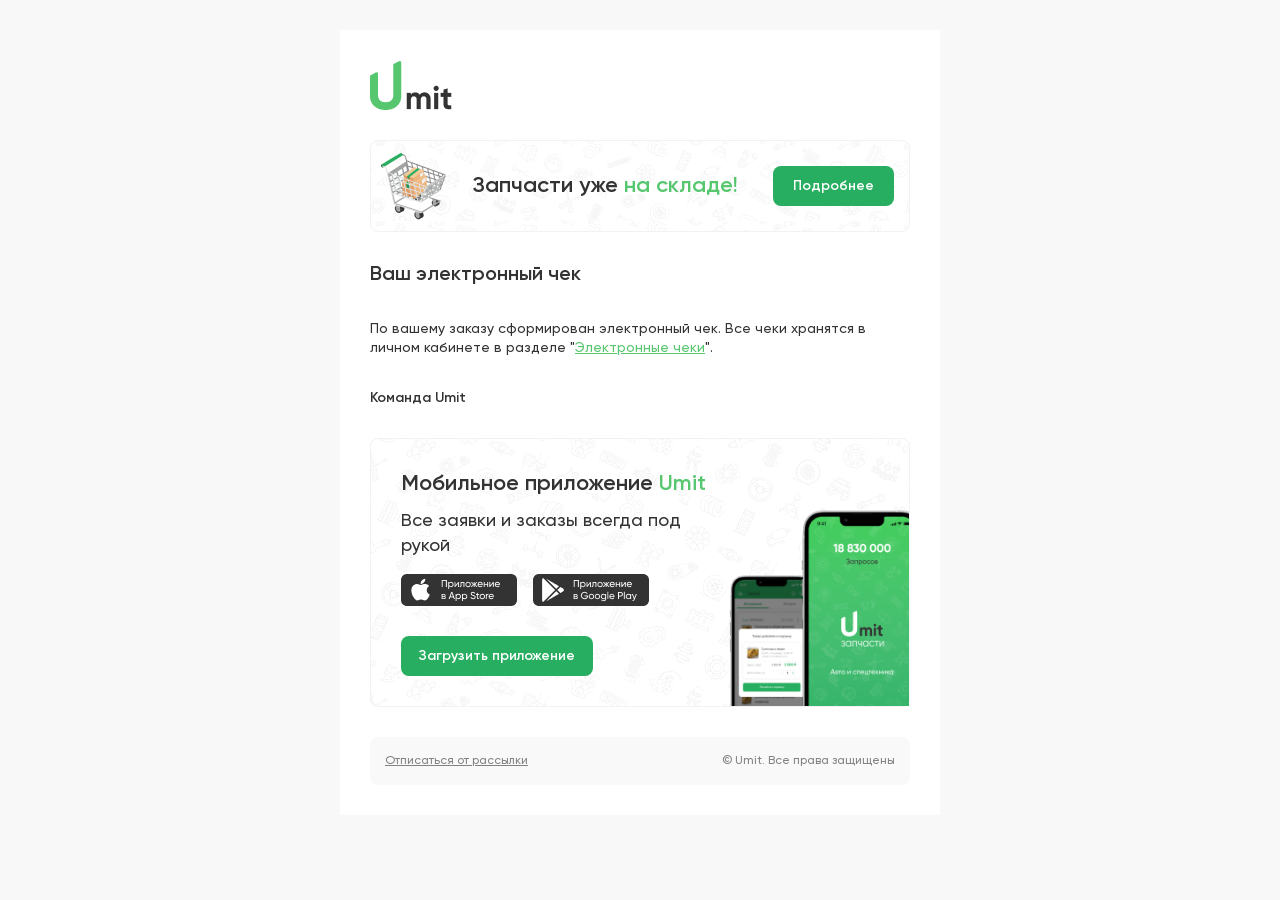
<file: rassylka/atribut/index.html>
<!DOCTYPE html PUBLIC "-//W3C//DTD XHTML 1.0 Transitional//EN" "http://www.w3.org/TR/xhtml1/DTD/xhtml1-transitional.dtd">
<html xmlns="http://www.w3.org/1999/xhtml" xmlns:v="urn:schemas-microsoft-com:vml" xmlns:o="urn:schemas-microsoft-com:office:office" lang="ru">
	<head>
		<meta http-equiv="Content-Type" content="text/html; charset=utf-8">
		<meta http-equiv="X-UA-Compatible" content="IE=edge">
		<meta name="viewport" content="width=device-width, initial-scale=1.0">
		<title>Umit</title>
		<style type="text/css">
			@font-face {
				font-family: 'Gilroy';
				src:
					local('Gilroy Bold'),
					local('Gilroy-Bold'),
					url('./Gilroy-Bold.woff') format('woff'),
					url('./Gilroy-Bold.ttf') format('truetype');
				font-weight: bold;
				font-style: normal;
				font-display: swap;
			}
			@font-face {
				font-family: 'Gilroy';
				src:
					local('Gilroy Medium'),
					local('Gilroy-Medium'),
					url('./Gilroy-Medium.woff') format('woff'),
					url('./Gilroy-Medium.ttf') format('truetype');
				font-weight: 500;
				font-style: normal;
				font-display: swap;
			}
			@font-face {
				font-family: 'Gilroy';
				src:
					local('Gilroy Semibold'),
					local('Gilroy-Semibold'),
					url('./Gilroy-Semibold.woff') format('woff'),
					url('./Gilroy-Semibold.ttf') format('truetype');
				font-weight: bold;
				font-style: normal;
				font-display: swap;
			}
			table {
				border-spacing: 0;
				mso-cellspacing: 0;
				mso-padding-alt: 0;
			}
			td {
				padding: 0;
			}
			#outlook a {
				padding: 0;
			}
			a {
				text-decoration: none;
				color: #57c76f;
				font-family: 'Gilroy', sans-serif, Arial, Helvetica;
				font-size: 14px;
				font-weight: 500;
			}
		</style>
		<!--[if (gte mso 9)|(IE)]>
			<style type="text/css">
				table {
					border-collapse: collapse !important;
				}
			</style>
		<![endif]-->
		<!--[if (gte mso 9)|(IE)]>
			<xml>
				<o:OfficeDocumentSettings>
					<o:AllowPNG />
					<o:PixelsPerInch>96</o:PixelsPerInch>
				</o:OfficeDocumentSettings>
			</xml>
		<![endif]-->
	</head>
	<body style="margin: 0; padding: 0; min-width: 100%; background: #f8f8f8">
		<!--[if (gte mso 9)|(IE)]>
			<style type="text/css">
				body {
					background-color: #f8f8f8 !important;
				}
				body,
				table,
				td,
				p,
				a {
					font-family: sans-serif, Arial, Helvetica !important;
				}
			</style>
		<![endif]-->
		<center style="width: 100%; table-layout: fixed; background: #f8f8f8; padding-top: 30px; padding-bottom: 30px">
			<div style="max-width: 600px; background: #ffffff; border-radius: 5px">
				<div style="
						font-size: 0px;
						color: #333333;
						line-height: 1px;
						mso-line-height-rule: exactly;
						display: none;
						max-width: 0px;
						max-height: 0px;
						opacity: 0;
						overflow: hidden;
						mso-hide: all;
					">
					Ваш электронный чек
				</div>
				<!--[if (gte mso 9)|(IE)]>
        <table width="600" align="center" border="0" cellspacing="0" cellpadding="0" role="presentation"
          style="color:#333333;">
        <tr>
        <td>
      <![endif]-->
				<table align="center" border="0" cellspacing="0" cellpadding="0" role="presentation" style="
						color: #333333;
						font-family: 'Gilroy', sans-serif, Arial, Helvetica;
						background: #ffffff;
						margin: 0;
						padding-top: 30px;
						padding-left: 30px;
						padding-right: 30px;
						padding-bottom: 30px;
						width: 100%;
						max-width: 600px;
					">
					<tr>
						<td>
							<table align="center" border="0" cellspacing="0" cellpadding="0" role="presentation" style="margin: 0; padding: 0; width: 100%; max-width: 540px">
								<tr>
									<td align="left">
										<a href="https://umit.pro/" target="_blank" rel="noopener noreferrer">
											<img width="82" height="50" src="./logo.png" alt="Umit" style="display: block">
										</a>
									</td>
								</tr>
							</table>
						</td>
					</tr>
					<tr>
						<td>
							<table align="center" cellspacing="0" cellpadding="0" role="presentation" style="
									border: 1px solid #f2f2f2;
									border-radius: 8px;
									margin: 0;
									margin-top: 30px;
									padding-top: 8px;
									padding-bottom: 8px;
									padding-left: 10px;
									padding-right: 15px;
									width: 100%;
									max-width: 540px;
									background-image: url(./background-1.png);
								">
								<tr>
									<td>
										<img width="65" height="67" src="./cart.png" alt="Запчасти уже на складе!" style="display: inline-block; vertical-align: middle">
									</td>
									<td>
										<p style="
												margin-left: 20px;
												font-size: 22px;
												font-weight: 700;
												line-height: 138%;
												color: #333333;
												font-family: 'Gilroy', sans-serif, Arial, Helvetica;
												display: inline-block;
											">
											Запчасти уже
											<span style="
													font-size: 22px;
													font-weight: 700;
													line-height: 138%;
													color: #57c76f;
													font-family: 'Gilroy', sans-serif, Arial, Helvetica;
												">на складе!</span>
										</p>
									</td>
									<td align="right">
										<a style="
												display: inline-block;
												color: #ffffff;
												text-align: center;
												font-family: 'Gilroy', sans-serif, Arial, Helvetica;
												font-size: 14px;
												font-weight: 600;
												line-height: 24px;
												padding-top: 8px;
												padding-bottom: 8px;
												padding-left: 20px;
												padding-right: 20px;
												background-color: #27ae60;
												border-radius: 8px;
												text-decoration: none;
											" href="https://umit.pro/" target="_blank">
											<span style="vertical-align: middle">Подробнее</span>
										</a>
									</td>
								</tr>
							</table>
						</td>
					</tr>
					<tr>
						<td>
							<table align="center" border="0" cellspacing="0" cellpadding="0" role="presentation" style="margin: 0; margin-top: 30px; margin-bottom: 30px; padding: 0; width: 100%; max-width: 540px">
								<tr>
									<td>
										<p style="
												margin: 0;
												padding: 0;
												font-size: 20px;
												font-weight: 700;
												line-height: 138%;
												color: #333333;
												font-family: 'Gilroy', sans-serif, Arial, Helvetica;
											">
											Ваш электронный чек
										</p>
									</td>
								</tr>
								<tr>
									<td>
										<p style="
												margin: 0;
												margin-top: 30px;
												padding: 0;
												font-size: 14px;
												font-weight: 500;
												line-height: 138%;
												color: #333333;
												font-family: 'Gilroy', sans-serif, Arial, Helvetica;
											">
											По вашему заказу сформирован электронный чек. Все чеки хранятся в личном кабинете в разделе "<a href="#" target="_blank" rel="noopener noreferrer" style="text-decoration: underline">Электронные чеки</a>".
										</p>
									</td>
								</tr>
								<tr>
									<td>
										<p style="
												margin: 0;
												margin-top: 30px;
												padding: 0;
												font-size: 14px;
												font-weight: 600;
												line-height: 138%;
												color: #333333;
												font-family: 'Gilroy', sans-serif, Arial, Helvetica;
											">
											Команда Umit
										</p>
									</td>
								</tr>
							</table>
						</td>
					</tr>
					<tr>
						<td>
							<table align="center" border="0" cellspacing="0" cellpadding="0" role="presentation" style="
									color: #333333;
									font-family: 'Gilroy', sans-serif, Arial, Helvetica;
									margin: 0;
									padding: 0;
									width: 100%;
									max-width: 540px;
									border: 1px solid #f2f2f2;
									border-radius: 8px;
									background-image: url(./background-2.png);
								">
								<tr>
									<td>
										<table align="center" border="0" cellspacing="0" cellpadding="0" role="presentation" style="
												color: #333333;
												font-family: 'Gilroy', sans-serif, Arial, Helvetica;
												margin: 0;
												padding: 0;
												padding-left: 30px;
												margin-top: 30px;
												width: 100%;
												max-width: 540px;
											">
											<tr>
												<td>
													<p style="
															margin: 0;
															color: #333333;
															font-family: 'Gilroy', sans-serif, Arial, Helvetica;
															font-size: 22px;
															font-weight: 700;
															line-height: 138%;
														">
														Мобильное приложение
														<span style="
																margin: 0;
																color: #57c76f;
																font-family: 'Gilroy', sans-serif, Arial, Helvetica;
																font-size: 22px;
																font-weight: 700;
																line-height: 138%;
															">Umit</span>
													</p>
												</td>
											</tr>
											<tr>
												<td style="width: 100%">
													<p style="
															margin: 0;
															margin-top: 10px;
															color: #333333;
															font-family: 'Gilroy', sans-serif, Arial, Helvetica;
															font-size: 18px;
															font-weight: 500;
															line-height: 138%;
														">
														Все заявки и заказы всегда под рукой
													</p>
												</td>
											</tr>
											<tr>
												<td>
													<table>
														<tr>
															<td>
																<a href="https://apps.apple.com/ru/app/umit-%D0%B7%D0%B0%D0%BF%D1%87%D0%B0%D1%81%D1%82%D0%B8-%D0%B0%D0%B2%D1%82%D0%BE-%D0%B8-%D0%B3%D1%80%D1%83%D0%B7%D0%BE%D0%B2%D1%8B%D0%B5/id6450985794" target="_blank" style="display: inline-block; text-decoration: none; margin-top: 15px" rel="noopener noreferrer">
																	<img width="116" height="32" src="./apple.png" alt="App Store" style="display: block">
																</a>
															</td>
															<td>
																<a href="#" target="_blank" style="
																		display: inline-block;
																		margin-left: 16px;
																		text-decoration: none;
																		margin-top: 15px;
																	" rel="noopener noreferrer">
																	<img width="116" height="32" src="./google.png" alt="Google Play" style="display: block">
																</a>
															</td>
														</tr>
													</table>
												</td>
											</tr>
											<tr>
												<td>
													<a style="
															display: inline-block;
															color: #ffffff;
															text-align: center;
															font-family: 'Gilroy', sans-serif, Arial, Helvetica;
															font-size: 14px;
															font-weight: 600;
															line-height: 24px;
															margin-top: 30px;
															margin-bottom: 30px;
															padding-top: 8px;
															padding-bottom: 8px;
															padding-left: 18px;
															padding-right: 18px;
															background-color: #27ae60;
															border-radius: 8px;
															text-decoration: none;
														" href="#" target="_blank">
														<span style="vertical-align: middle">Загрузить приложение</span>
													</a>
												</td>
											</tr>
										</table>
									</td>
									<td align="right" style="vertical-align: bottom">
										<img width="180" height="200" src="./phone.png" alt="Umit application" style="display: block">
									</td>
								</tr>
							</table>
						</td>
					</tr>
					<tr>
						<td>
							<table align="center" border="0" cellspacing="0" cellpadding="0" role="presentation" style="
									color: #333333;
									font-family: 'Gilroy', sans-serif, Arial, Helvetica;
									background: #f9f9f9;
									margin: 0;
									padding: 0;
									width: 100%;
									max-width: 540px;
									margin-top: 30px;
									padding-left: 15px;
									padding-right: 15px;
									padding-bottom: 15px;
									padding-top: 15px;
									border-radius: 8px;
								">
								<tr>
									<td align="left">
										<a href="#" target="_blank" style="
												color: #828282;
												font-family: 'Gilroy', sans-serif, Arial, Helvetica;
												font-size: 12px;
												font-weight: 500;
												line-height: 18px;
												text-decoration: underline;
											" rel="noopener noreferrer">Отписаться от рассылки</a>
									</td>
									<td align="right">
										<p style="
												margin: 0;
												color: #828282;
												font-family: 'Gilroy', sans-serif, Arial, Helvetica;
												font-size: 12px;
												font-weight: 500;
												line-height: 18px;
											">
											© Umit. Все права защищены
										</p>
									</td>
								</tr>
							</table>
						</td>
					</tr>
				</table>

				<!--[if (gte mso 9)|(IE)]>
        </td>
        </tr>
        </table>
      <![endif]-->
			</div>
		</center>
	</body>
</html>
</file>
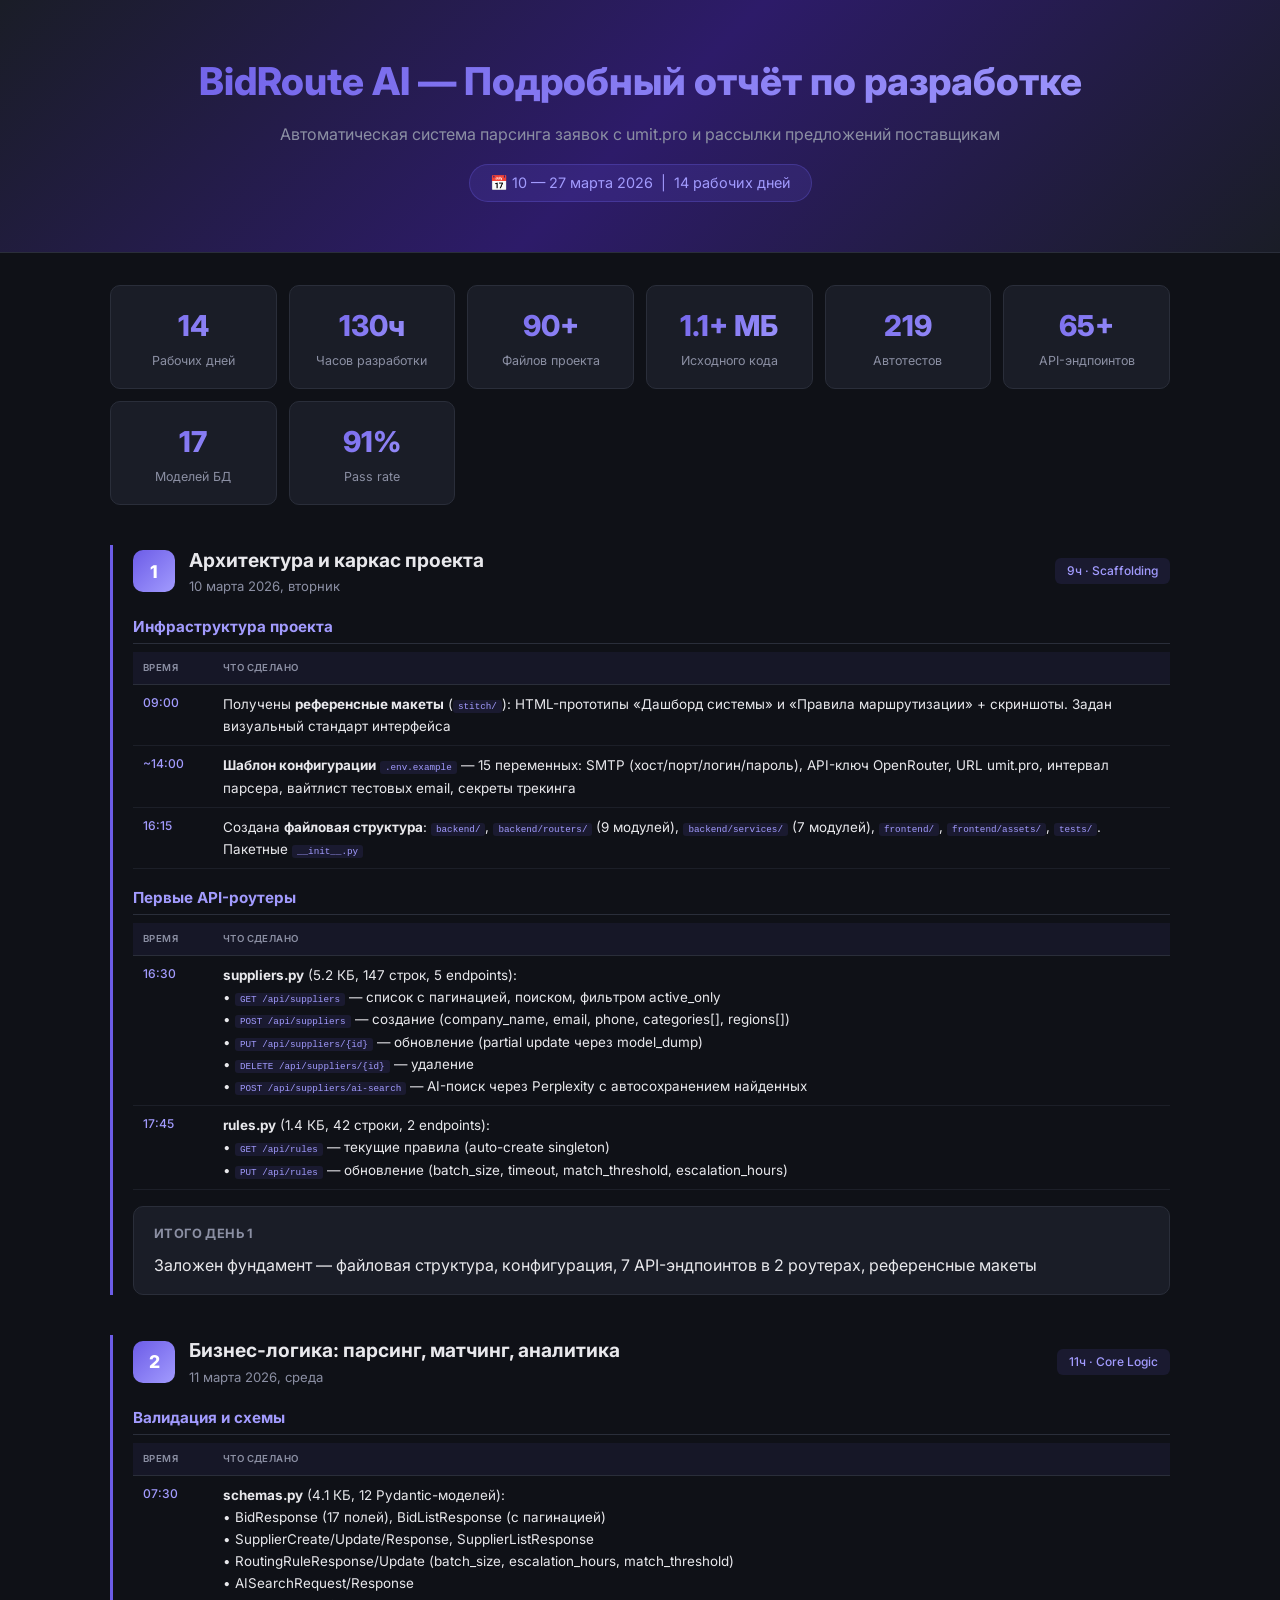
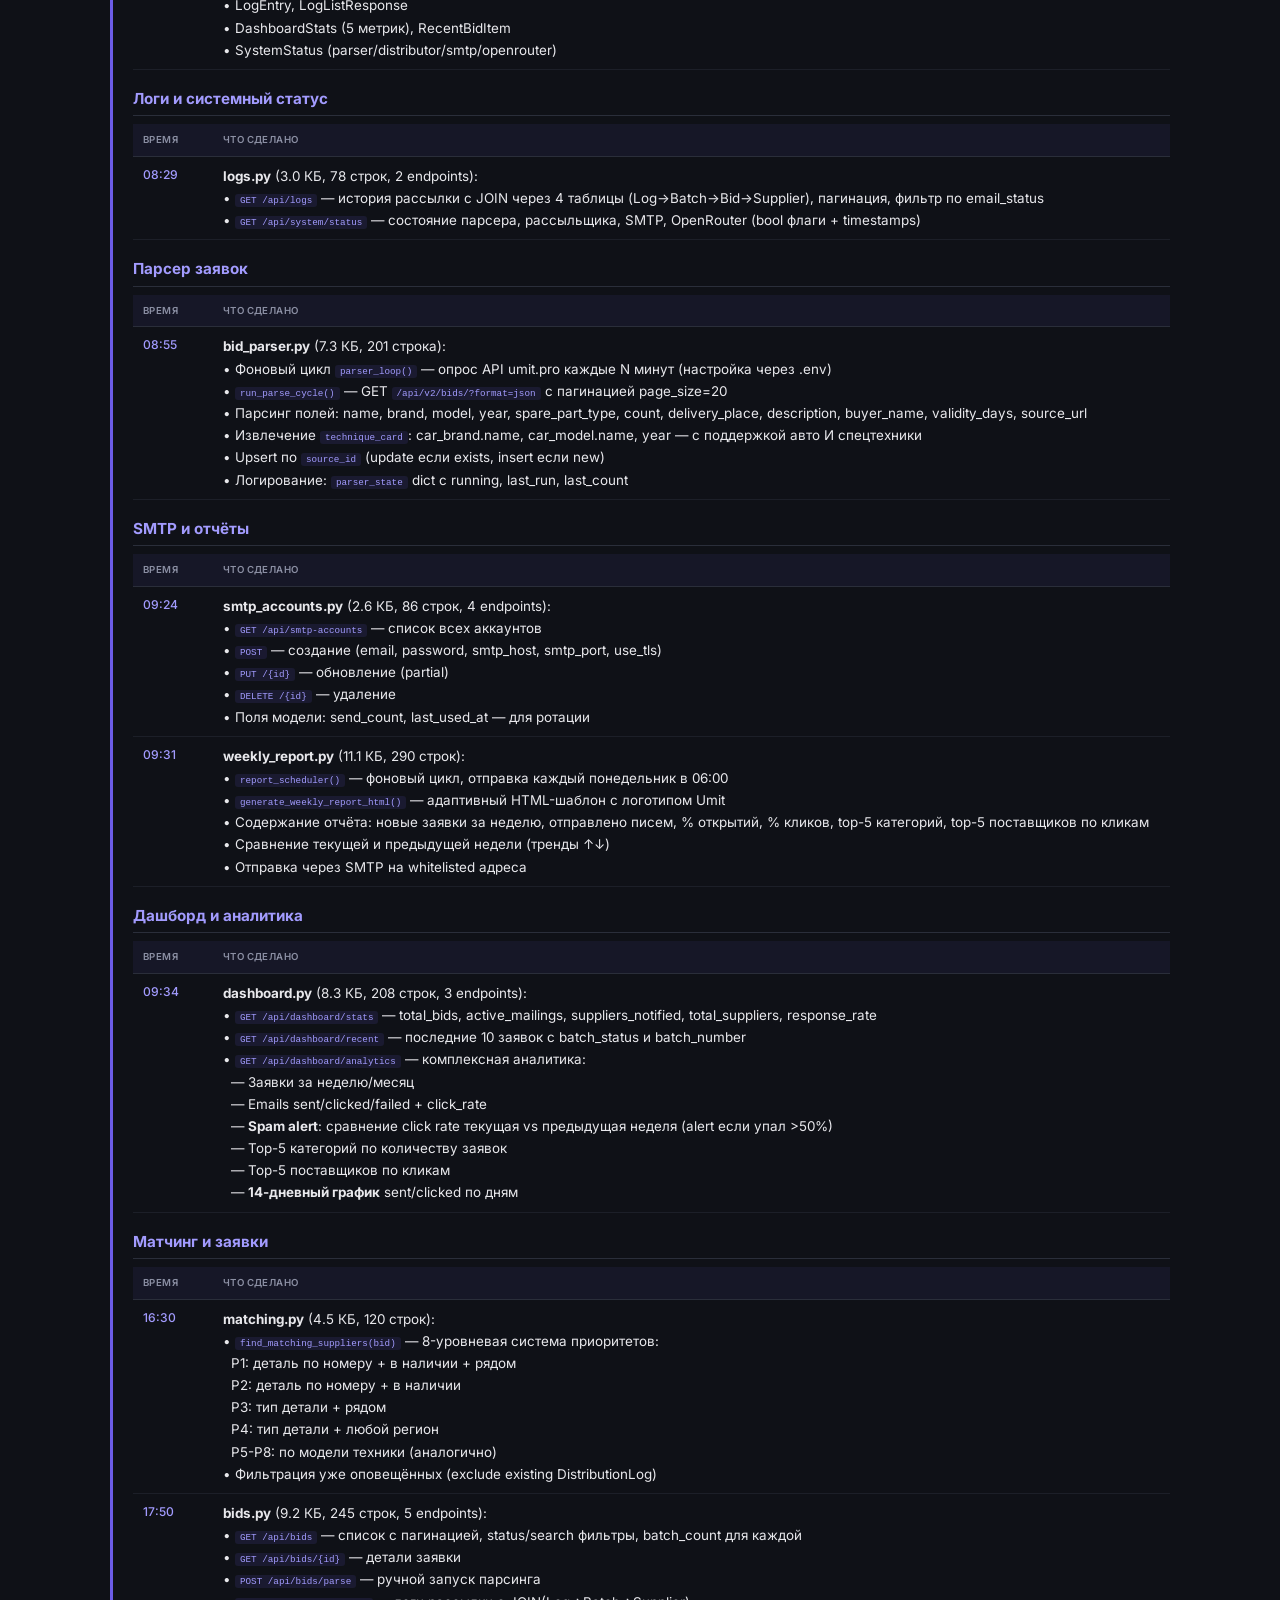
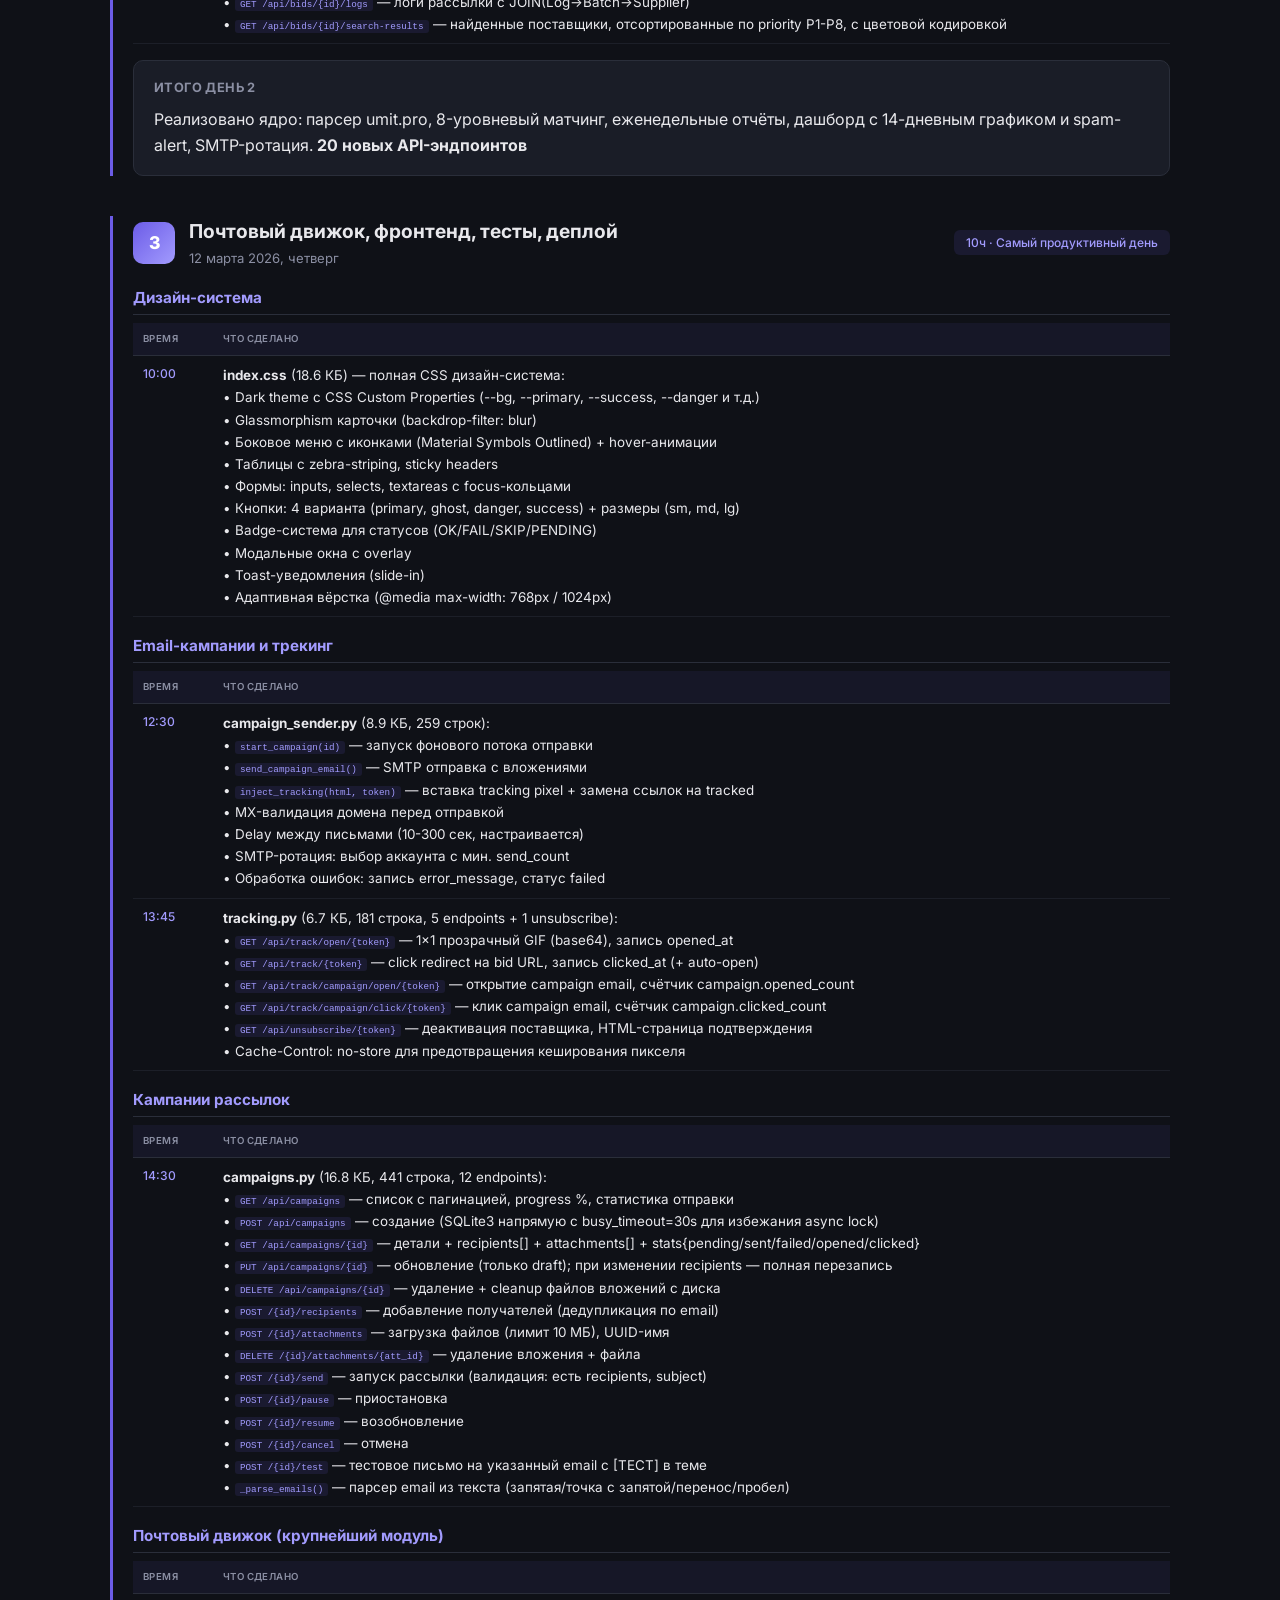
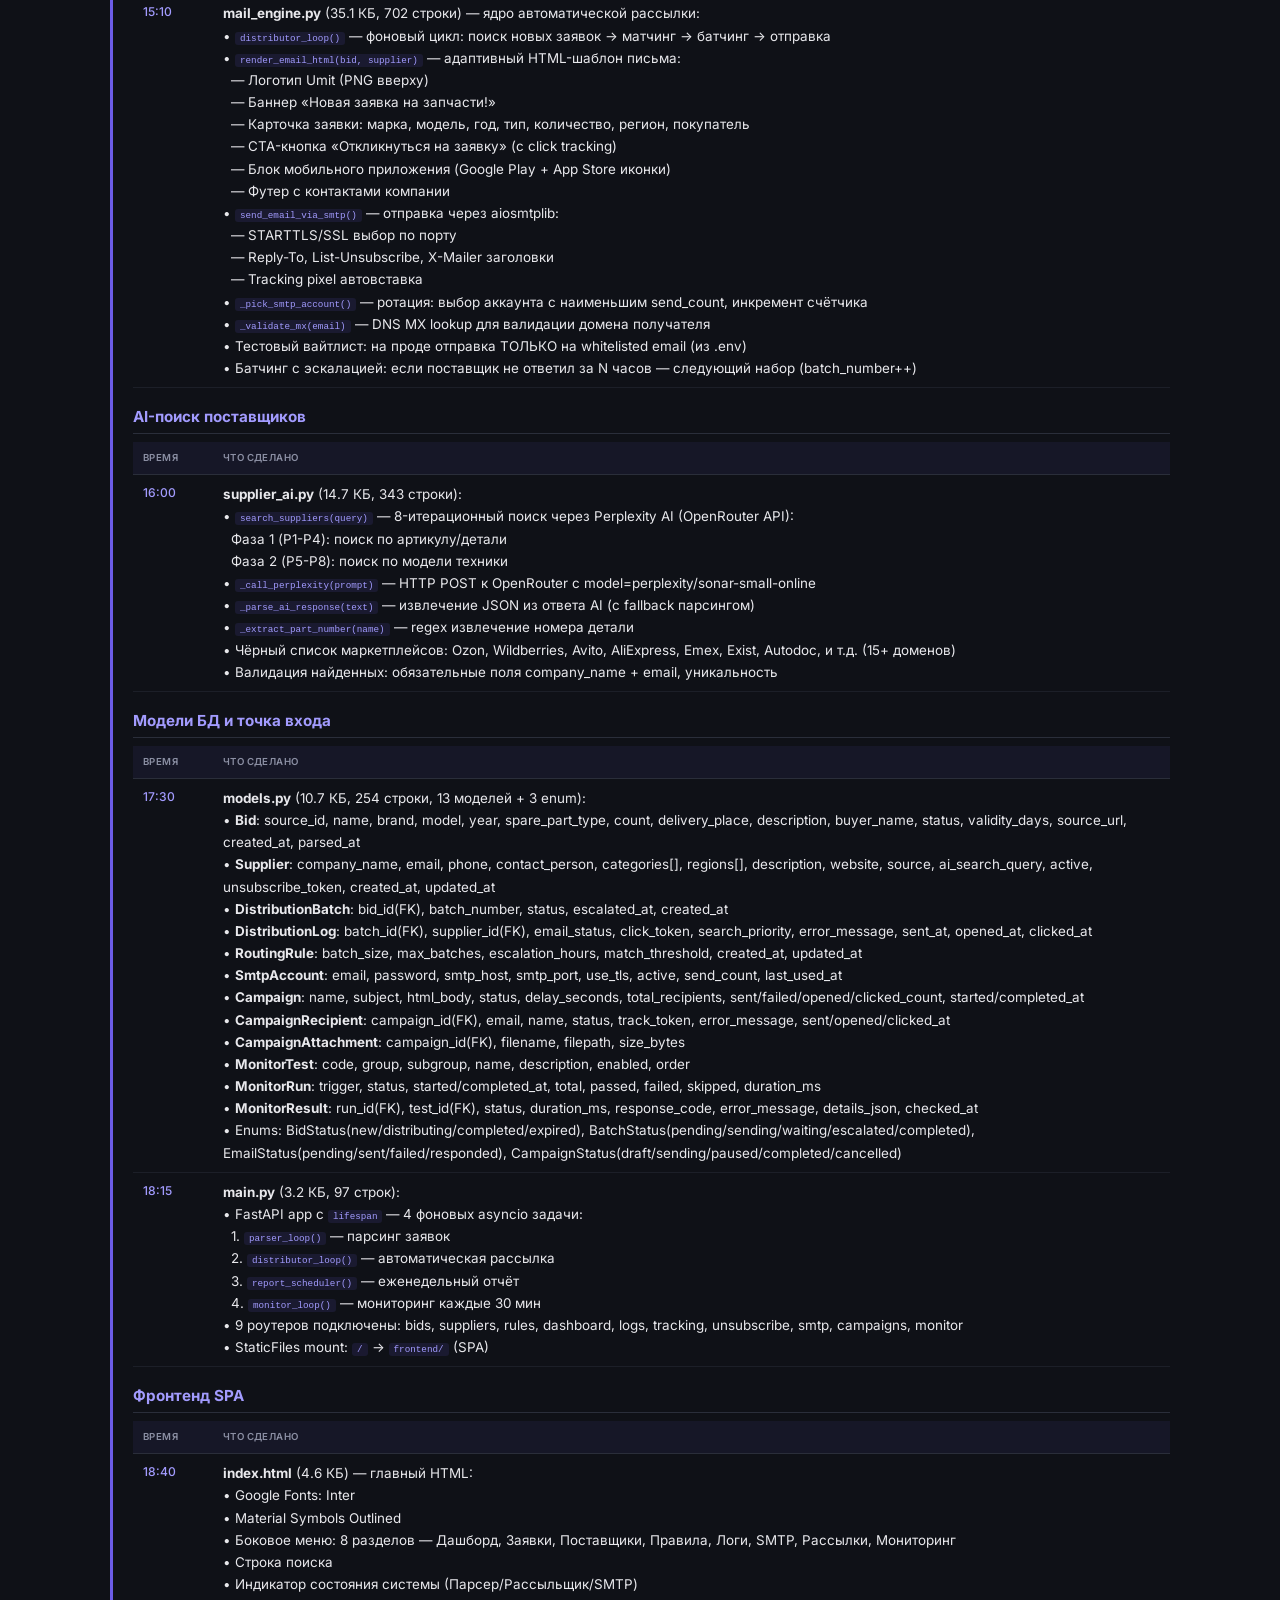
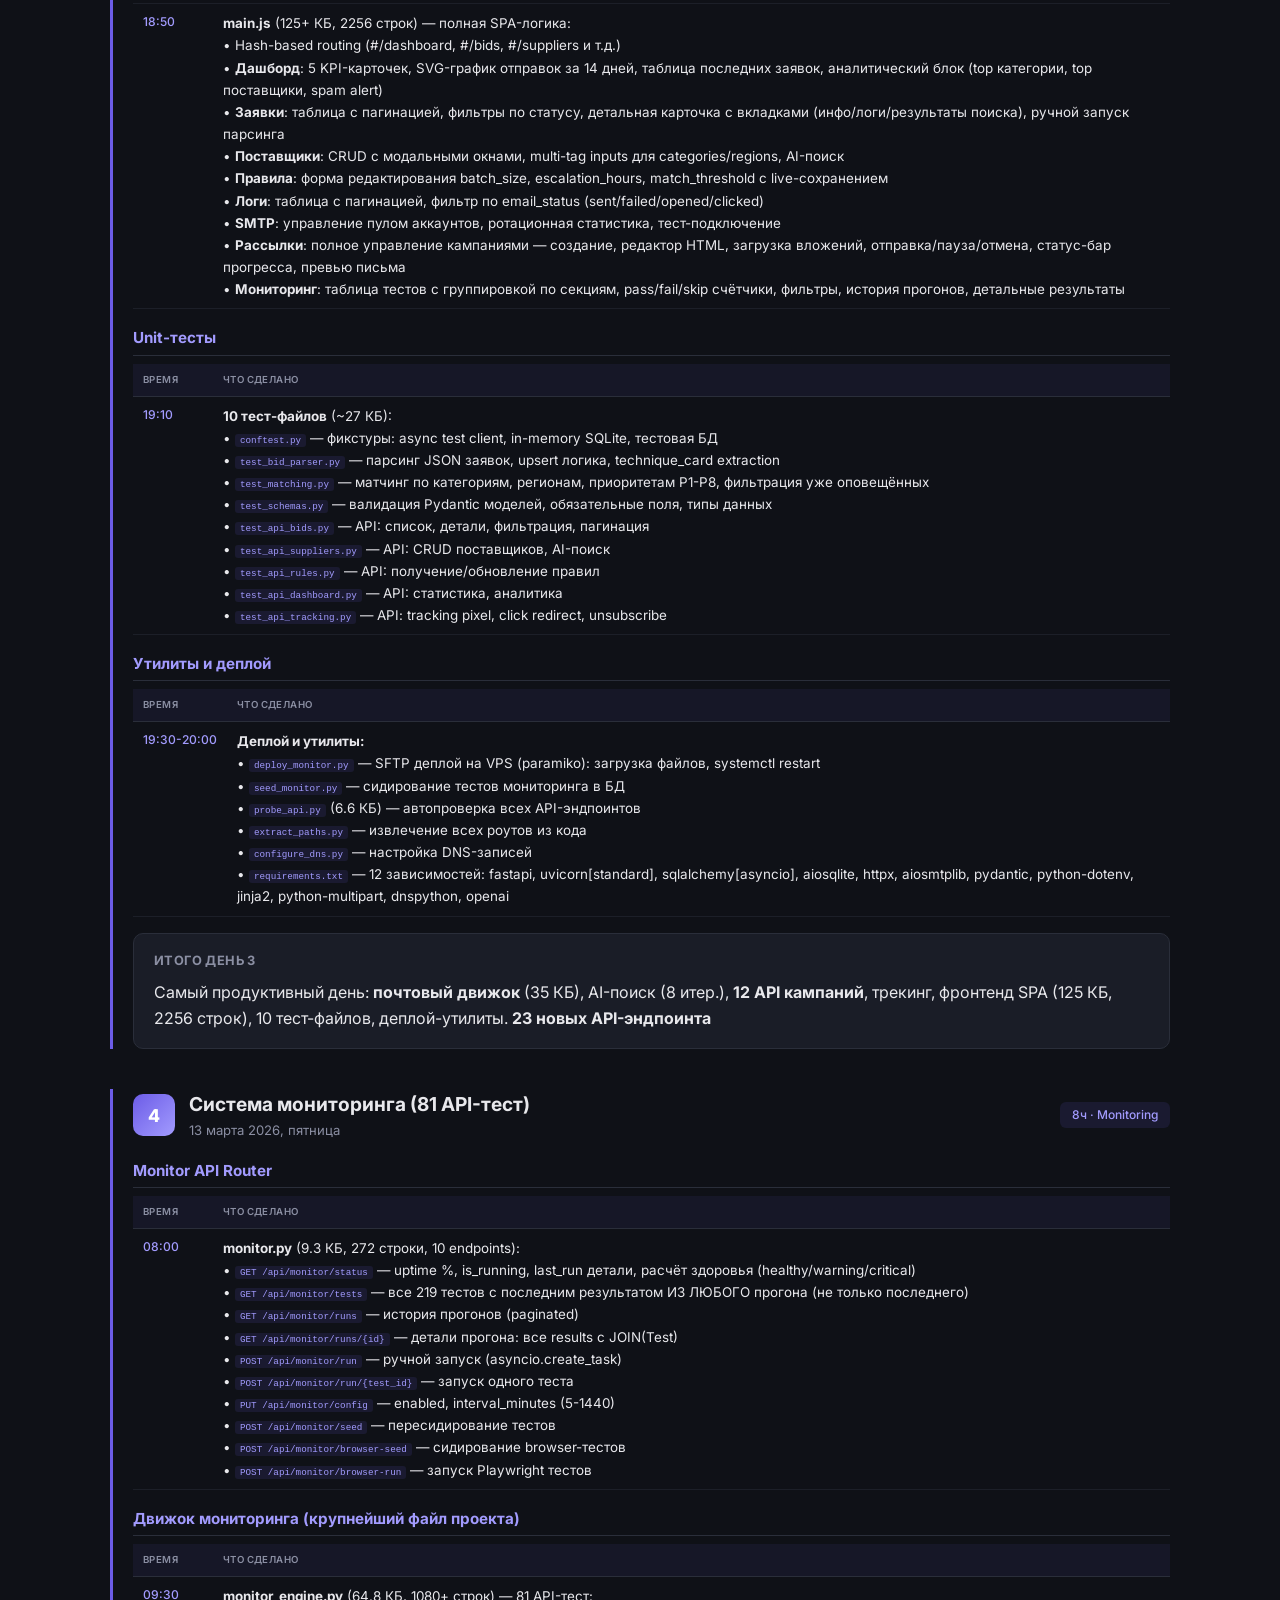
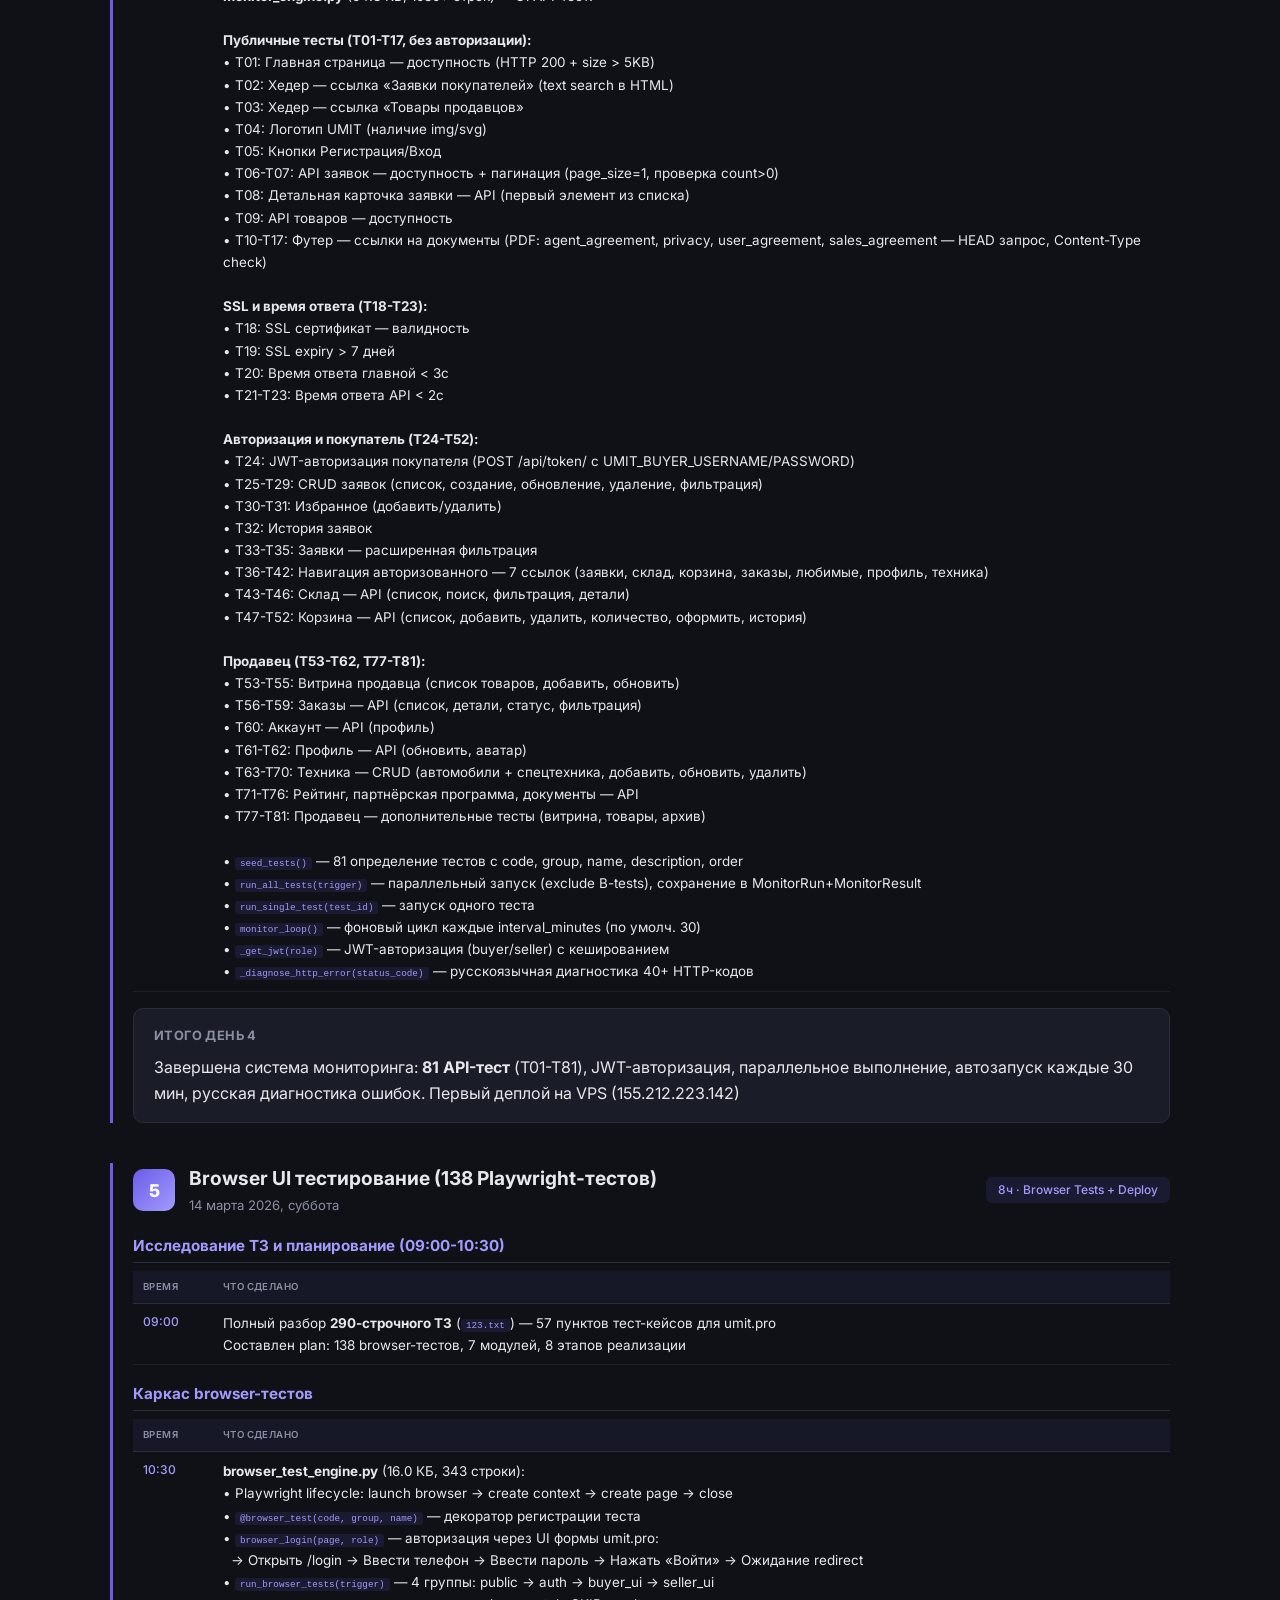
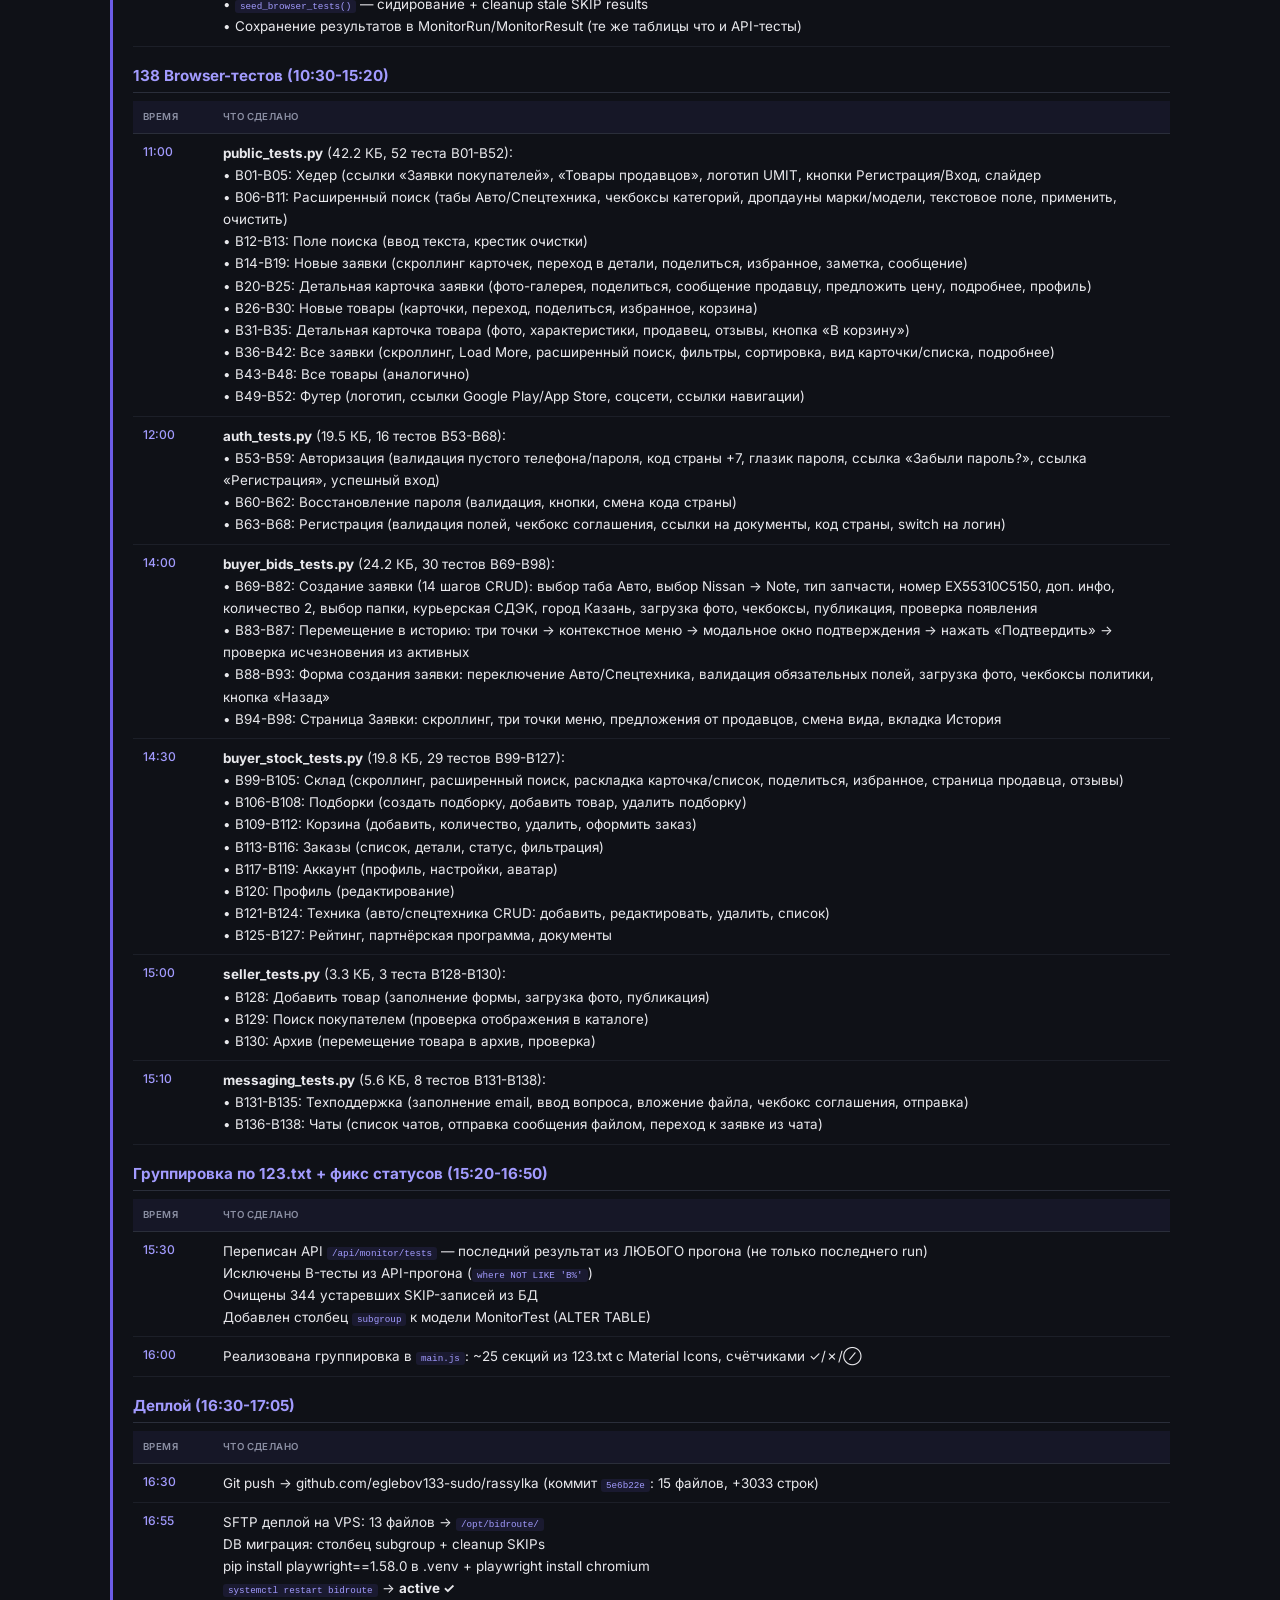
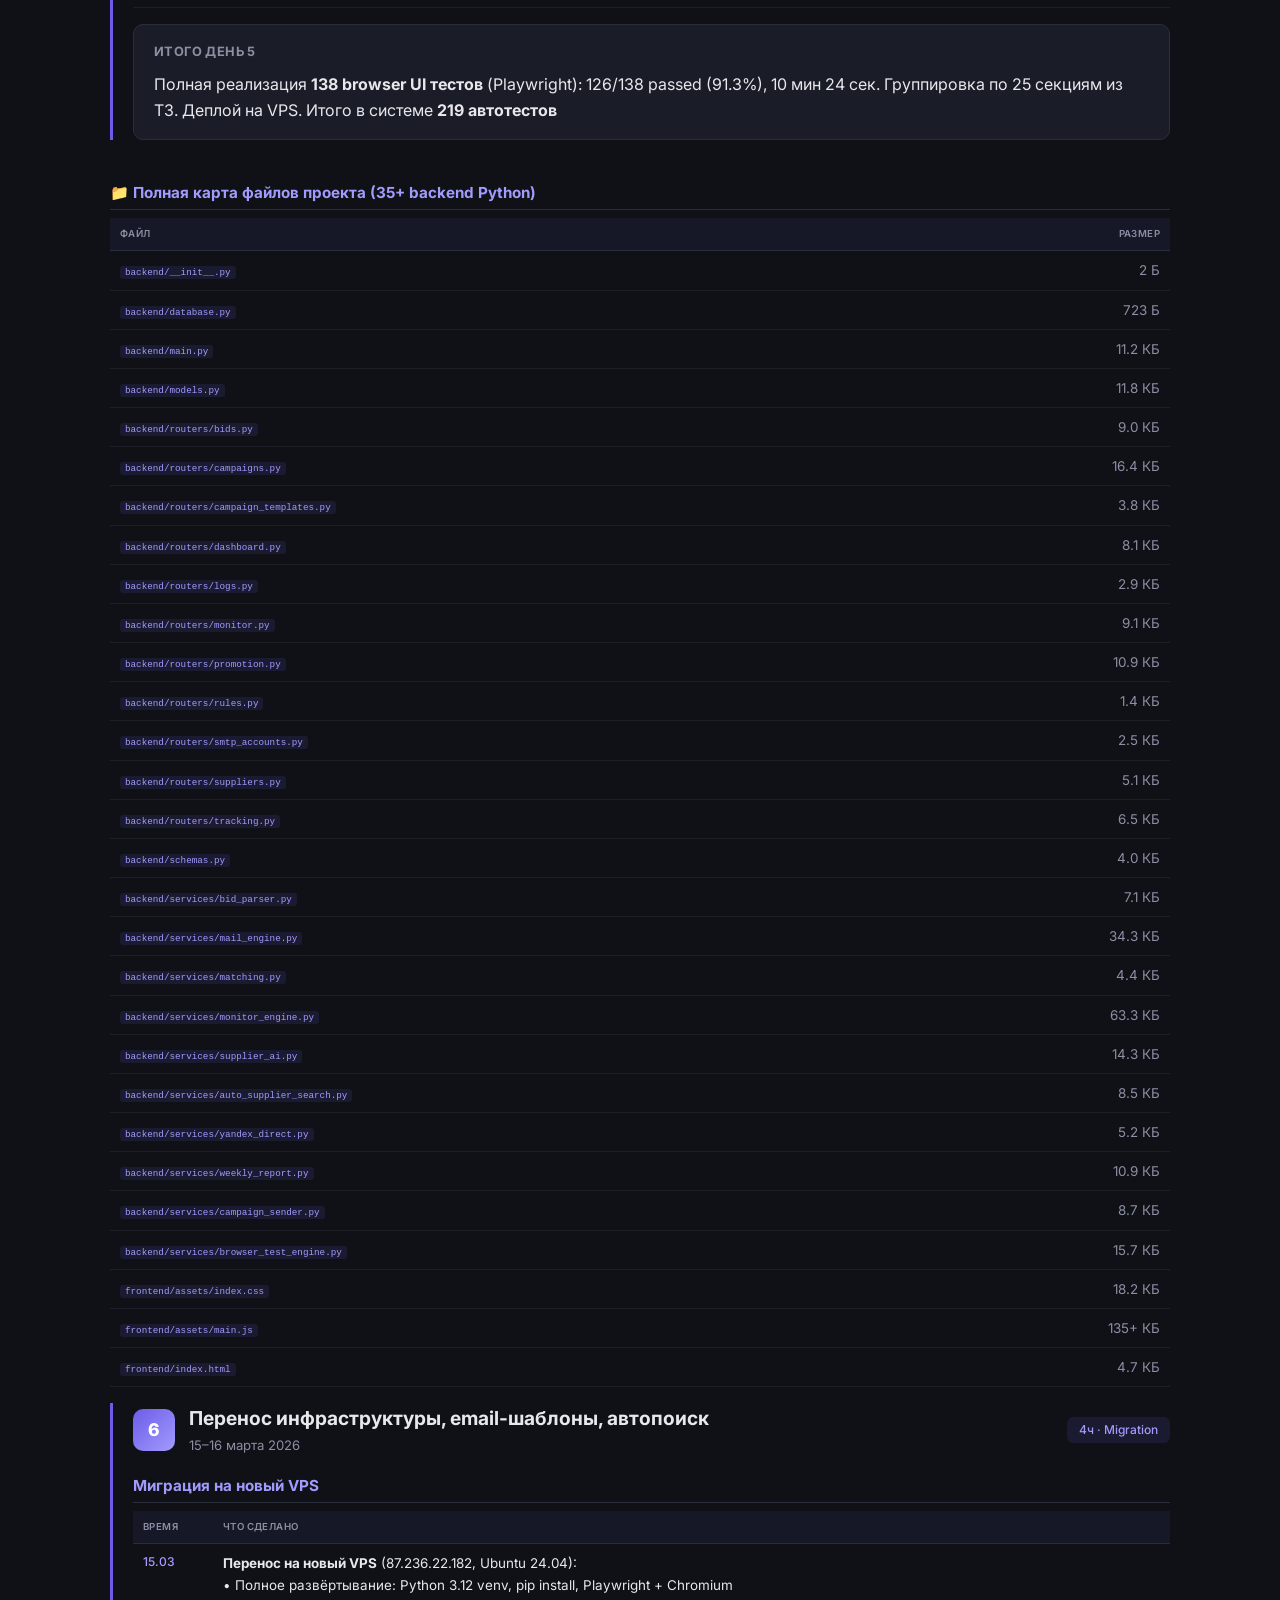
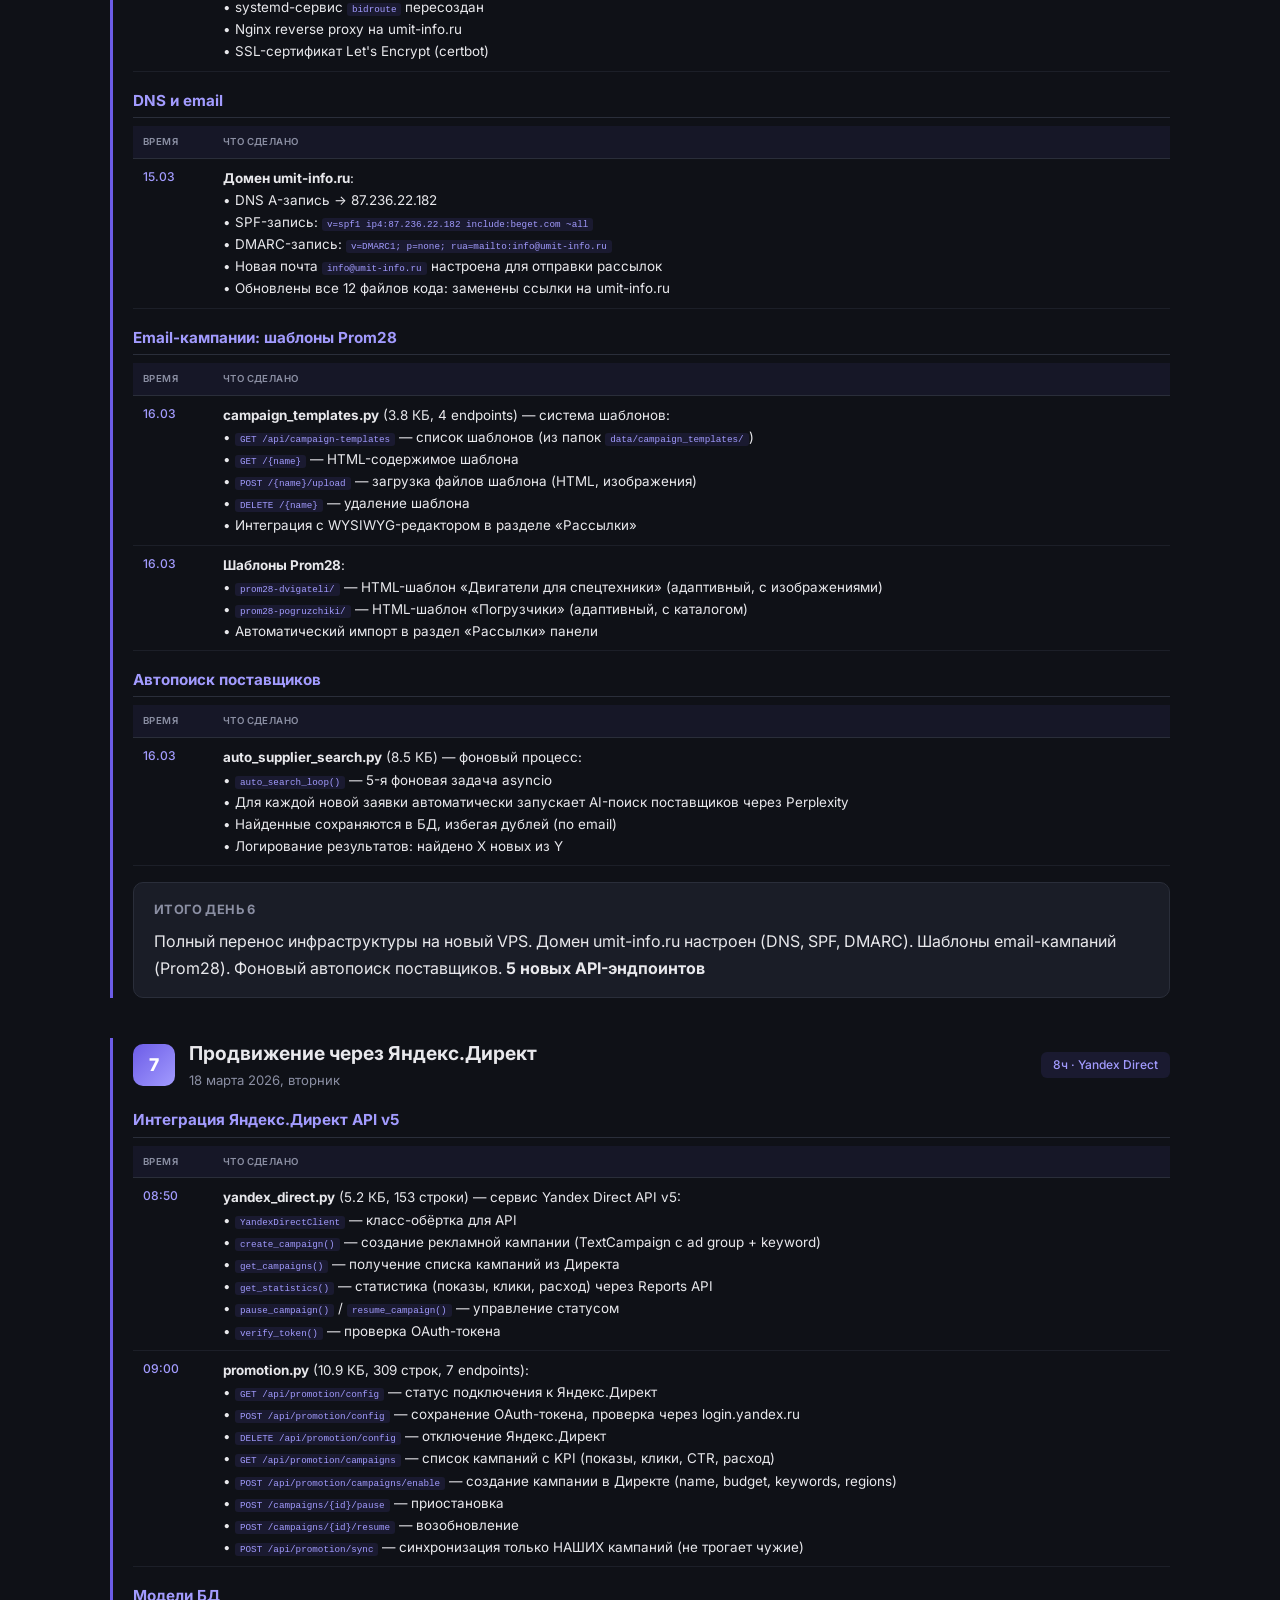
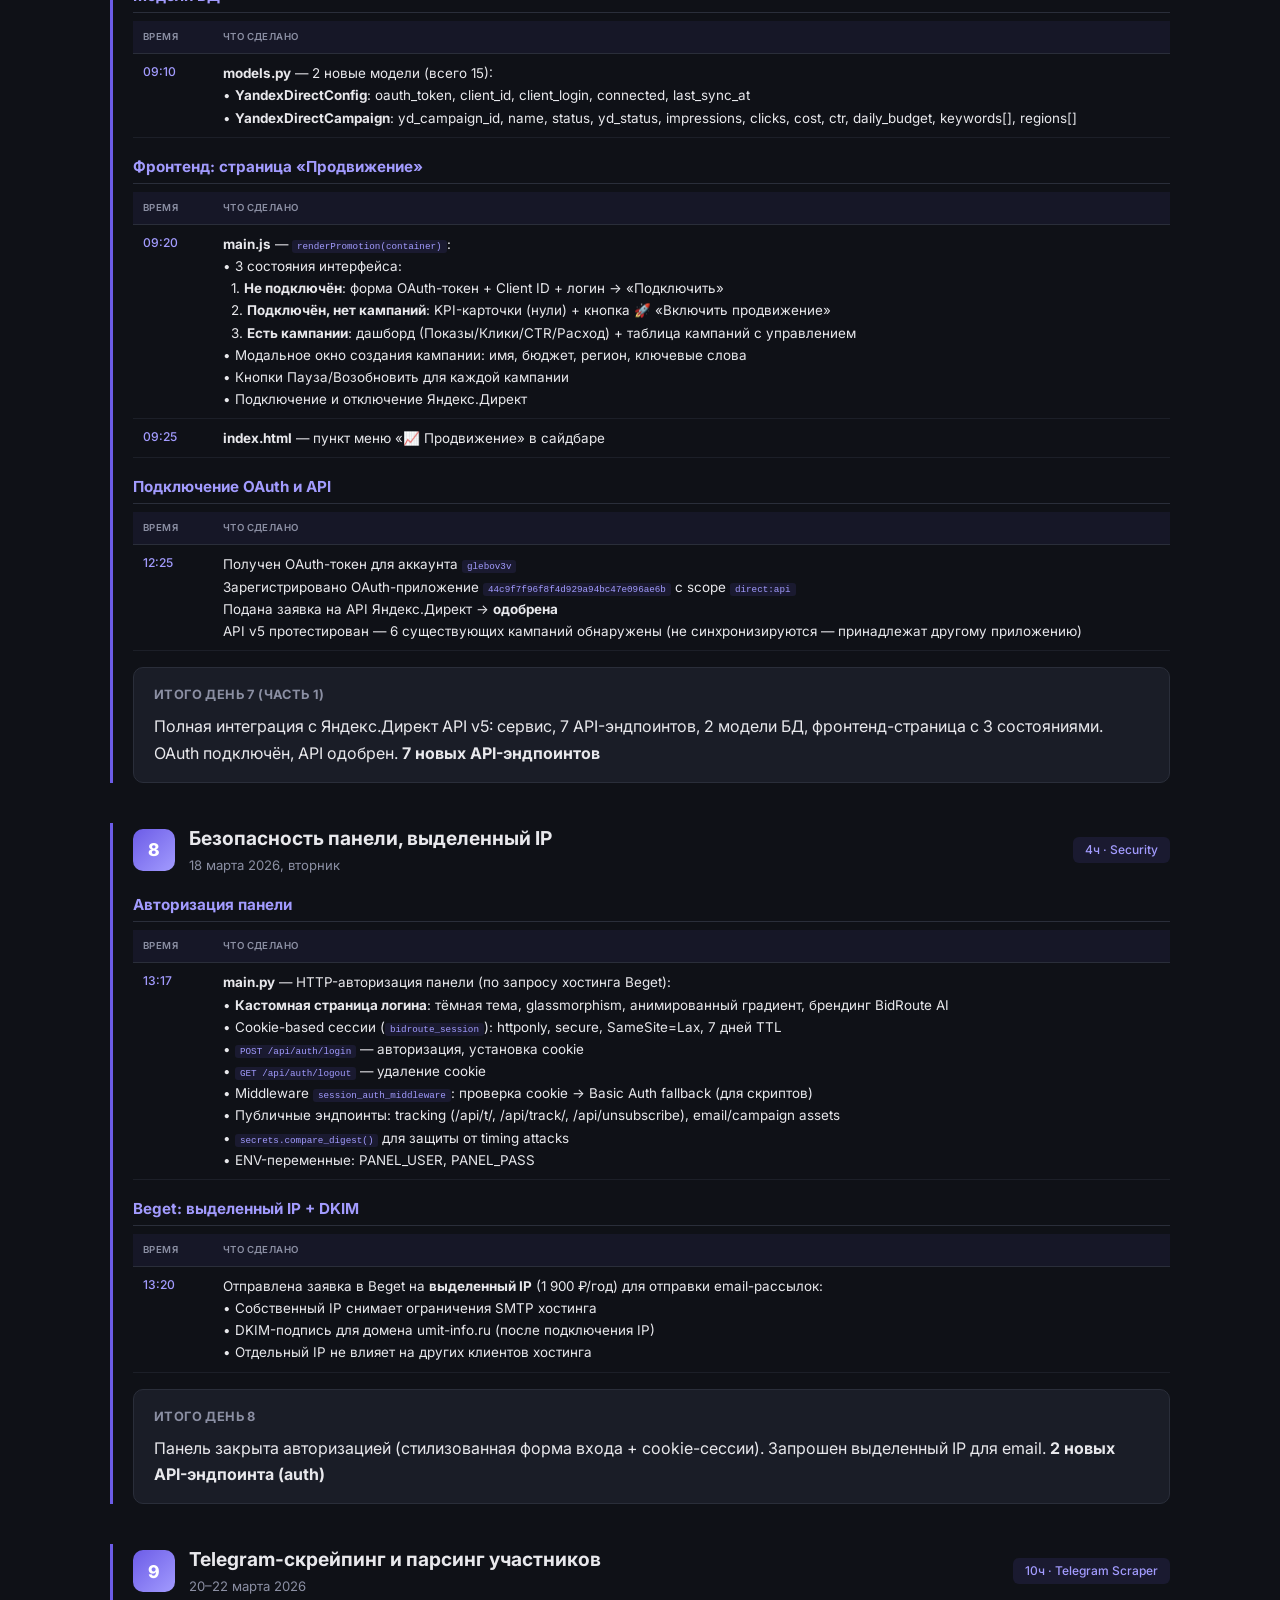
<file: rassylka/report.html>
<!DOCTYPE html>
<html lang="ru"><head>
<meta charset="UTF-8"><meta name="viewport" content="width=device-width,initial-scale=1">
<title>BidRoute AI — Подробный отчёт по разработке</title>
<link href="https://fonts.googleapis.com/css2?family=Inter:wght@300;400;500;600;700;800&display=swap" rel="stylesheet">
<style>
:root{--bg:#0f1117;--card:#1a1d27;--border:#2a2e3a;--pri:#6c5ce7;--pri2:#a29bfe;--ok:#00b894;--warn:#fdcb6e;--err:#e17055;--info:#74b9ff;--txt:#e8e8ec;--muted:#8b8fa3;--grad:linear-gradient(135deg,#6c5ce7,#a29bfe)}
*{margin:0;padding:0;box-sizing:border-box}
body{font-family:'Inter',system-ui,sans-serif;background:var(--bg);color:var(--txt);line-height:1.65}
.hero{background:linear-gradient(135deg,#1a1d27,#2d1b69,#1a1d27);padding:50px 40px;text-align:center;border-bottom:1px solid var(--border)}
.hero h1{font-size:2.4em;font-weight:800;background:var(--grad);-webkit-background-clip:text;-webkit-text-fill-color:transparent}
.hero .sub{color:var(--muted);margin:8px 0 16px}
.hero .period{display:inline-block;padding:6px 20px;background:rgba(108,92,231,.15);border:1px solid rgba(108,92,231,.3);border-radius:20px;color:var(--pri2);font-size:.9em}
.c{max-width:1100px;margin:0 auto;padding:32px 20px}
.sg{display:grid;grid-template-columns:repeat(auto-fit,minmax(150px,1fr));gap:12px;margin-bottom:40px}
.sc{background:var(--card);border:1px solid var(--border);border-radius:10px;padding:16px;text-align:center}
.sc:hover{box-shadow:0 6px 20px rgba(108,92,231,.12)}
.sc .n{font-size:1.8em;font-weight:800;background:var(--grad);-webkit-background-clip:text;-webkit-text-fill-color:transparent}
.sc .l{font-size:.78em;color:var(--muted);margin-top:2px}
.day{margin-bottom:40px;border-left:3px solid var(--pri);padding-left:20px}
.dh{display:flex;align-items:center;gap:14px;margin-bottom:12px;flex-wrap:wrap}
.dn{width:42px;height:42px;border-radius:10px;background:var(--grad);display:flex;align-items:center;justify-content:center;font-weight:800;font-size:1.1em;color:#fff;flex-shrink:0}
.dt{font-size:1.2em;font-weight:700}
.dd{font-size:.82em;color:var(--muted)}
.df{margin-left:auto;padding:3px 12px;background:rgba(108,92,231,.12);color:var(--pri2);border-radius:6px;font-size:.75em;font-weight:500}
h3{color:var(--pri2);font-size:.95em;margin:16px 0 8px;border-bottom:1px solid var(--border);padding-bottom:4px}
table{width:100%;border-collapse:collapse;font-size:.84em;margin:8px 0 16px}
th{background:rgba(108,92,231,.08);color:var(--muted);font-weight:600;text-transform:uppercase;font-size:.72em;letter-spacing:.4px;padding:8px 10px;text-align:left;border-bottom:1px solid var(--border)}
td{padding:8px 10px;border-bottom:1px solid rgba(42,46,58,.5);vertical-align:top}
tr:hover td{background:rgba(108,92,231,.03)}
.t{color:var(--pri2);font-weight:500;white-space:nowrap;font-size:.9em}
code{background:rgba(108,92,231,.12);padding:1px 5px;border-radius:3px;font-size:.85em;color:var(--pri2)}
.rb{background:var(--card);border:1px solid var(--border);border-radius:10px;padding:16px 20px;margin:12px 0}
.rb h4{font-size:.8em;color:var(--muted);text-transform:uppercase;letter-spacing:.4px;margin-bottom:8px}
.big{font-size:1.8em;font-weight:800;color:var(--ok)}
.big.w{color:var(--warn)}
.tg{display:inline-block;padding:3px 10px;background:rgba(108,92,231,.1);border:1px solid rgba(108,92,231,.2);border-radius:5px;font-size:.72em;color:var(--pri2);margin:2px}
.fs{background:linear-gradient(135deg,rgba(108,92,231,.08),rgba(162,155,254,.05));border:1px solid rgba(108,92,231,.2);border-radius:14px;padding:28px;margin-top:36px}
.fs h2{font-size:1.3em;margin-bottom:16px;background:var(--grad);-webkit-background-clip:text;-webkit-text-fill-color:transparent}
.stg{display:grid;grid-template-columns:1fr 1fr;gap:8px}
.sr{display:flex;justify-content:space-between;padding:6px 0;border-bottom:1px solid rgba(42,46,58,.5);font-size:.84em}
.sr .k{color:var(--muted)}.sr .v{font-weight:600}
.footer{text-align:center;padding:32px;color:var(--muted);font-size:.78em;border-top:1px solid var(--border);margin-top:32px}
@media(max-width:768px){.hero{padding:30px 16px}.hero h1{font-size:1.6em}.c{padding:16px 12px}.sg{grid-template-columns:repeat(3,1fr)}.stg{grid-template-columns:1fr}.df{display:none}}
</style>
</head><body>
<div class="hero">
<h1>BidRoute AI — Подробный отчёт по разработке</h1>
<div class="sub">Автоматическая система парсинга заявок с umit.pro и рассылки предложений поставщикам</div>
<div class="period">📅 10 — 27 марта 2026 &nbsp;|&nbsp; 14 рабочих дней</div>
</div>
<div class="c">
<div class="sg">
<div class="sc"><div class="n">14</div><div class="l">Рабочих дней</div></div>
<div class="sc"><div class="n">130ч</div><div class="l">Часов разработки</div></div>
<div class="sc"><div class="n">90+</div><div class="l">Файлов проекта</div></div>
<div class="sc"><div class="n">1.1+ МБ</div><div class="l">Исходного кода</div></div>
<div class="sc"><div class="n">219</div><div class="l">Автотестов</div></div>
<div class="sc"><div class="n">65+</div><div class="l">API-эндпоинтов</div></div>
<div class="sc"><div class="n">17</div><div class="l">Моделей БД</div></div>
<div class="sc"><div class="n">91%</div><div class="l">Pass rate</div></div>
</div>
<div class="day"><div class="dh">
<div class="dn">1</div>
<div><div class="dt">Архитектура и каркас проекта</div><div class="dd">10 марта 2026, вторник</div></div>
<div class="df">9ч · Scaffolding</div></div>
<h3>Инфраструктура проекта</h3><table><thead><tr><th style="width:80px">Время</th><th>Что сделано</th></tr></thead><tbody><tr><td class="t">09:00</td><td>Получены <strong>референсные макеты</strong> (<code>stitch/</code>): HTML-прототипы «Дашборд системы» и «Правила маршрутизации» + скриншоты. Задан визуальный стандарт интерфейса</td></tr><tr><td class="t">~14:00</td><td><strong>Шаблон конфигурации</strong> <code>.env.example</code> — 15 переменных: SMTP (хост/порт/логин/пароль), API-ключ OpenRouter, URL umit.pro, интервал парсера, вайтлист тестовых email, секреты трекинга</td></tr><tr><td class="t">16:15</td><td>Создана <strong>файловая структура</strong>: <code>backend/</code>, <code>backend/routers/</code> (9 модулей), <code>backend/services/</code> (7 модулей), <code>frontend/</code>, <code>frontend/assets/</code>, <code>tests/</code>. Пакетные <code>__init__.py</code></td></tr></tbody></table><h3>Первые API-роутеры</h3><table><thead><tr><th style="width:80px">Время</th><th>Что сделано</th></tr></thead><tbody><tr><td class="t">16:30</td><td><strong>suppliers.py</strong> (5.2 КБ, 147 строк, 5 endpoints):<br>• <code>GET /api/suppliers</code> — список с пагинацией, поиском, фильтром active_only<br>• <code>POST /api/suppliers</code> — создание (company_name, email, phone, categories[], regions[])<br>• <code>PUT /api/suppliers/{id}</code> — обновление (partial update через model_dump)<br>• <code>DELETE /api/suppliers/{id}</code> — удаление<br>• <code>POST /api/suppliers/ai-search</code> — AI-поиск через Perplexity с автосохранением найденных</td></tr><tr><td class="t">17:45</td><td><strong>rules.py</strong> (1.4 КБ, 42 строки, 2 endpoints):<br>• <code>GET /api/rules</code> — текущие правила (auto-create singleton)<br>• <code>PUT /api/rules</code> — обновление (batch_size, timeout, match_threshold, escalation_hours)</td></tr></tbody></table><div class="rb"><h4>Итого День 1</h4>Заложен фундамент — файловая структура, конфигурация, 7 API-эндпоинтов в 2 роутерах, референсные макеты</div></div><div class="day"><div class="dh">
<div class="dn">2</div>
<div><div class="dt">Бизнес-логика: парсинг, матчинг, аналитика</div><div class="dd">11 марта 2026, среда</div></div>
<div class="df">11ч · Core Logic</div></div>
<h3>Валидация и схемы</h3><table><thead><tr><th style="width:80px">Время</th><th>Что сделано</th></tr></thead><tbody><tr><td class="t">07:30</td><td><strong>schemas.py</strong> (4.1 КБ, 12 Pydantic-моделей):<br>• BidResponse (17 полей), BidListResponse (с пагинацией)<br>• SupplierCreate/Update/Response, SupplierListResponse<br>• RoutingRuleResponse/Update (batch_size, escalation_hours, match_threshold)<br>• AISearchRequest/Response<br>• LogEntry, LogListResponse<br>• DashboardStats (5 метрик), RecentBidItem<br>• SystemStatus (parser/distributor/smtp/openrouter)</td></tr></tbody></table><h3>Логи и системный статус</h3><table><thead><tr><th style="width:80px">Время</th><th>Что сделано</th></tr></thead><tbody><tr><td class="t">08:29</td><td><strong>logs.py</strong> (3.0 КБ, 78 строк, 2 endpoints):<br>• <code>GET /api/logs</code> — история рассылки с JOIN через 4 таблицы (Log→Batch→Bid→Supplier), пагинация, фильтр по email_status<br>• <code>GET /api/system/status</code> — состояние парсера, рассыльщика, SMTP, OpenRouter (bool флаги + timestamps)</td></tr></tbody></table><h3>Парсер заявок</h3><table><thead><tr><th style="width:80px">Время</th><th>Что сделано</th></tr></thead><tbody><tr><td class="t">08:55</td><td><strong>bid_parser.py</strong> (7.3 КБ, 201 строка):<br>• Фоновый цикл <code>parser_loop()</code> — опрос API umit.pro каждые N минут (настройка через .env)<br>• <code>run_parse_cycle()</code> — GET <code>/api/v2/bids/?format=json</code> с пагинацией page_size=20<br>• Парсинг полей: name, brand, model, year, spare_part_type, count, delivery_place, description, buyer_name, validity_days, source_url<br>• Извлечение <code>technique_card</code>: car_brand.name, car_model.name, year — с поддержкой авто И спецтехники<br>• Upsert по <code>source_id</code> (update если exists, insert если new)<br>• Логирование: <code>parser_state</code> dict с running, last_run, last_count</td></tr></tbody></table><h3>SMTP и отчёты</h3><table><thead><tr><th style="width:80px">Время</th><th>Что сделано</th></tr></thead><tbody><tr><td class="t">09:24</td><td><strong>smtp_accounts.py</strong> (2.6 КБ, 86 строк, 4 endpoints):<br>• <code>GET /api/smtp-accounts</code> — список всех аккаунтов<br>• <code>POST</code> — создание (email, password, smtp_host, smtp_port, use_tls)<br>• <code>PUT /{id}</code> — обновление (partial)<br>• <code>DELETE /{id}</code> — удаление<br>• Поля модели: send_count, last_used_at — для ротации</td></tr><tr><td class="t">09:31</td><td><strong>weekly_report.py</strong> (11.1 КБ, 290 строк):<br>• <code>report_scheduler()</code> — фоновый цикл, отправка каждый понедельник в 06:00<br>• <code>generate_weekly_report_html()</code> — адаптивный HTML-шаблон с логотипом Umit<br>• Содержание отчёта: новые заявки за неделю, отправлено писем, % открытий, % кликов, top-5 категорий, top-5 поставщиков по кликам<br>• Сравнение текущей и предыдущей недели (тренды ↑↓)<br>• Отправка через SMTP на whitelisted адреса</td></tr></tbody></table><h3>Дашборд и аналитика</h3><table><thead><tr><th style="width:80px">Время</th><th>Что сделано</th></tr></thead><tbody><tr><td class="t">09:34</td><td><strong>dashboard.py</strong> (8.3 КБ, 208 строк, 3 endpoints):<br>• <code>GET /api/dashboard/stats</code> — total_bids, active_mailings, suppliers_notified, total_suppliers, response_rate<br>• <code>GET /api/dashboard/recent</code> — последние 10 заявок с batch_status и batch_number<br>• <code>GET /api/dashboard/analytics</code> — комплексная аналитика:<br>&nbsp;&nbsp;— Заявки за неделю/месяц<br>&nbsp;&nbsp;— Emails sent/clicked/failed + click_rate<br>&nbsp;&nbsp;— <strong>Spam alert</strong>: сравнение click rate текущая vs предыдущая неделя (alert если упал >50%)<br>&nbsp;&nbsp;— Top-5 категорий по количеству заявок<br>&nbsp;&nbsp;— Top-5 поставщиков по кликам<br>&nbsp;&nbsp;— <strong>14-дневный график</strong> sent/clicked по дням</td></tr></tbody></table><h3>Матчинг и заявки</h3><table><thead><tr><th style="width:80px">Время</th><th>Что сделано</th></tr></thead><tbody><tr><td class="t">16:30</td><td><strong>matching.py</strong> (4.5 КБ, 120 строк):<br>• <code>find_matching_suppliers(bid)</code> — 8-уровневая система приоритетов:<br>&nbsp;&nbsp;P1: деталь по номеру + в наличии + рядом<br>&nbsp;&nbsp;P2: деталь по номеру + в наличии<br>&nbsp;&nbsp;P3: тип детали + рядом<br>&nbsp;&nbsp;P4: тип детали + любой регион<br>&nbsp;&nbsp;P5-P8: по модели техники (аналогично)<br>• Фильтрация уже оповещённых (exclude existing DistributionLog)</td></tr><tr><td class="t">17:50</td><td><strong>bids.py</strong> (9.2 КБ, 245 строк, 5 endpoints):<br>• <code>GET /api/bids</code> — список с пагинацией, status/search фильтры, batch_count для каждой<br>• <code>GET /api/bids/{id}</code> — детали заявки<br>• <code>POST /api/bids/parse</code> — ручной запуск парсинга<br>• <code>GET /api/bids/{id}/logs</code> — логи рассылки с JOIN(Log→Batch→Supplier)<br>• <code>GET /api/bids/{id}/search-results</code> — найденные поставщики, отсортированные по priority P1-P8, с цветовой кодировкой</td></tr></tbody></table><div class="rb"><h4>Итого День 2</h4>Реализовано ядро: парсер umit.pro, 8-уровневый матчинг, еженедельные отчёты, дашборд с 14-дневным графиком и spam-alert, SMTP-ротация. <strong>20 новых API-эндпоинтов</strong></div></div><div class="day"><div class="dh">
<div class="dn">3</div>
<div><div class="dt">Почтовый движок, фронтенд, тесты, деплой</div><div class="dd">12 марта 2026, четверг</div></div>
<div class="df">10ч · Самый продуктивный день</div></div>
<h3>Дизайн-система</h3><table><thead><tr><th style="width:80px">Время</th><th>Что сделано</th></tr></thead><tbody><tr><td class="t">10:00</td><td><strong>index.css</strong> (18.6 КБ) — полная CSS дизайн-система:<br>• Dark theme с CSS Custom Properties (--bg, --primary, --success, --danger и т.д.)<br>• Glassmorphism карточки (backdrop-filter: blur)<br>• Боковое меню с иконками (Material Symbols Outlined) + hover-анимации<br>• Таблицы с zebra-striping, sticky headers<br>• Формы: inputs, selects, textareas с focus-кольцами<br>• Кнопки: 4 варианта (primary, ghost, danger, success) + размеры (sm, md, lg)<br>• Badge-система для статусов (OK/FAIL/SKIP/PENDING)<br>• Модальные окна с overlay<br>• Toast-уведомления (slide-in)<br>• Адаптивная вёрстка (@media max-width: 768px / 1024px)</td></tr></tbody></table><h3>Email-кампании и трекинг</h3><table><thead><tr><th style="width:80px">Время</th><th>Что сделано</th></tr></thead><tbody><tr><td class="t">12:30</td><td><strong>campaign_sender.py</strong> (8.9 КБ, 259 строк):<br>• <code>start_campaign(id)</code> — запуск фонового потока отправки<br>• <code>send_campaign_email()</code> — SMTP отправка с вложениями<br>• <code>inject_tracking(html, token)</code> — вставка tracking pixel + замена ссылок на tracked<br>• MX-валидация домена перед отправкой<br>• Delay между письмами (10-300 сек, настраивается)<br>• SMTP-ротация: выбор аккаунта с мин. send_count<br>• Обработка ошибок: запись error_message, статус failed</td></tr><tr><td class="t">13:45</td><td><strong>tracking.py</strong> (6.7 КБ, 181 строка, 5 endpoints + 1 unsubscribe):<br>• <code>GET /api/track/open/{token}</code> — 1×1 прозрачный GIF (base64), запись opened_at<br>• <code>GET /api/track/{token}</code> — click redirect на bid URL, запись clicked_at (+ auto-open)<br>• <code>GET /api/track/campaign/open/{token}</code> — открытие campaign email, счётчик campaign.opened_count<br>• <code>GET /api/track/campaign/click/{token}</code> — клик campaign email, счётчик campaign.clicked_count<br>• <code>GET /api/unsubscribe/{token}</code> — деактивация поставщика, HTML-страница подтверждения<br>• Cache-Control: no-store для предотвращения кеширования пикселя</td></tr></tbody></table><h3>Кампании рассылок</h3><table><thead><tr><th style="width:80px">Время</th><th>Что сделано</th></tr></thead><tbody><tr><td class="t">14:30</td><td><strong>campaigns.py</strong> (16.8 КБ, 441 строка, 12 endpoints):<br>• <code>GET /api/campaigns</code> — список с пагинацией, progress %, статистика отправки<br>• <code>POST /api/campaigns</code> — создание (SQLite3 напрямую с busy_timeout=30s для избежания async lock)<br>• <code>GET /api/campaigns/{id}</code> — детали + recipients[] + attachments[] + stats{pending/sent/failed/opened/clicked}<br>• <code>PUT /api/campaigns/{id}</code> — обновление (только draft); при изменении recipients — полная перезапись<br>• <code>DELETE /api/campaigns/{id}</code> — удаление + cleanup файлов вложений с диска<br>• <code>POST /{id}/recipients</code> — добавление получателей (дедупликация по email)<br>• <code>POST /{id}/attachments</code> — загрузка файлов (лимит 10 МБ), UUID-имя<br>• <code>DELETE /{id}/attachments/{att_id}</code> — удаление вложения + файла<br>• <code>POST /{id}/send</code> — запуск рассылки (валидация: есть recipients, subject)<br>• <code>POST /{id}/pause</code> — приостановка<br>• <code>POST /{id}/resume</code> — возобновление<br>• <code>POST /{id}/cancel</code> — отмена<br>• <code>POST /{id}/test</code> — тестовое письмо на указанный email с [ТЕСТ] в теме<br>• <code>_parse_emails()</code> — парсер email из текста (запятая/точка с запятой/перенос/пробел)</td></tr></tbody></table><h3>Почтовый движок (крупнейший модуль)</h3><table><thead><tr><th style="width:80px">Время</th><th>Что сделано</th></tr></thead><tbody><tr><td class="t">15:10</td><td><strong>mail_engine.py</strong> (35.1 КБ, 702 строки) — ядро автоматической рассылки:<br>• <code>distributor_loop()</code> — фоновый цикл: поиск новых заявок → матчинг → батчинг → отправка<br>• <code>render_email_html(bid, supplier)</code> — адаптивный HTML-шаблон письма:<br>&nbsp;&nbsp;— Логотип Umit (PNG вверху)<br>&nbsp;&nbsp;— Баннер «Новая заявка на запчасти!»<br>&nbsp;&nbsp;— Карточка заявки: марка, модель, год, тип, количество, регион, покупатель<br>&nbsp;&nbsp;— CTA-кнопка «Откликнуться на заявку» (с click tracking)<br>&nbsp;&nbsp;— Блок мобильного приложения (Google Play + App Store иконки)<br>&nbsp;&nbsp;— Футер с контактами компании<br>• <code>send_email_via_smtp()</code> — отправка через aiosmtplib:<br>&nbsp;&nbsp;— STARTTLS/SSL выбор по порту<br>&nbsp;&nbsp;— Reply-To, List-Unsubscribe, X-Mailer заголовки<br>&nbsp;&nbsp;— Tracking pixel автовставка<br>• <code>_pick_smtp_account()</code> — ротация: выбор аккаунта с наименьшим send_count, инкремент счётчика<br>• <code>_validate_mx(email)</code> — DNS MX lookup для валидации домена получателя<br>• Тестовый вайтлист: на проде отправка ТОЛЬКО на whitelisted email (из .env)<br>• Батчинг с эскалацией: если поставщик не ответил за N часов — следующий набор (batch_number++)</td></tr></tbody></table><h3>AI-поиск поставщиков</h3><table><thead><tr><th style="width:80px">Время</th><th>Что сделано</th></tr></thead><tbody><tr><td class="t">16:00</td><td><strong>supplier_ai.py</strong> (14.7 КБ, 343 строки):<br>• <code>search_suppliers(query)</code> — 8-итерационный поиск через Perplexity AI (OpenRouter API):<br>&nbsp;&nbsp;Фаза 1 (P1-P4): поиск по артикулу/детали<br>&nbsp;&nbsp;Фаза 2 (P5-P8): поиск по модели техники<br>• <code>_call_perplexity(prompt)</code> — HTTP POST к OpenRouter с model=perplexity/sonar-small-online<br>• <code>_parse_ai_response(text)</code> — извлечение JSON из ответа AI (с fallback парсингом)<br>• <code>_extract_part_number(name)</code> — regex извлечение номера детали<br>• Чёрный список маркетплейсов: Ozon, Wildberries, Avito, AliExpress, Emex, Exist, Autodoc, и т.д. (15+ доменов)<br>• Валидация найденных: обязательные поля company_name + email, уникальность</td></tr></tbody></table><h3>Модели БД и точка входа</h3><table><thead><tr><th style="width:80px">Время</th><th>Что сделано</th></tr></thead><tbody><tr><td class="t">17:30</td><td><strong>models.py</strong> (10.7 КБ, 254 строки, 13 моделей + 3 enum):<br>• <strong>Bid</strong>: source_id, name, brand, model, year, spare_part_type, count, delivery_place, description, buyer_name, status, validity_days, source_url, created_at, parsed_at<br>• <strong>Supplier</strong>: company_name, email, phone, contact_person, categories[], regions[], description, website, source, ai_search_query, active, unsubscribe_token, created_at, updated_at<br>• <strong>DistributionBatch</strong>: bid_id(FK), batch_number, status, escalated_at, created_at<br>• <strong>DistributionLog</strong>: batch_id(FK), supplier_id(FK), email_status, click_token, search_priority, error_message, sent_at, opened_at, clicked_at<br>• <strong>RoutingRule</strong>: batch_size, max_batches, escalation_hours, match_threshold, created_at, updated_at<br>• <strong>SmtpAccount</strong>: email, password, smtp_host, smtp_port, use_tls, active, send_count, last_used_at<br>• <strong>Campaign</strong>: name, subject, html_body, status, delay_seconds, total_recipients, sent/failed/opened/clicked_count, started/completed_at<br>• <strong>CampaignRecipient</strong>: campaign_id(FK), email, name, status, track_token, error_message, sent/opened/clicked_at<br>• <strong>CampaignAttachment</strong>: campaign_id(FK), filename, filepath, size_bytes<br>• <strong>MonitorTest</strong>: code, group, subgroup, name, description, enabled, order<br>• <strong>MonitorRun</strong>: trigger, status, started/completed_at, total, passed, failed, skipped, duration_ms<br>• <strong>MonitorResult</strong>: run_id(FK), test_id(FK), status, duration_ms, response_code, error_message, details_json, checked_at<br>• Enums: BidStatus(new/distributing/completed/expired), BatchStatus(pending/sending/waiting/escalated/completed), EmailStatus(pending/sent/failed/responded), CampaignStatus(draft/sending/paused/completed/cancelled)</td></tr><tr><td class="t">18:15</td><td><strong>main.py</strong> (3.2 КБ, 97 строк):<br>• FastAPI app с <code>lifespan</code> — 4 фоновых asyncio задачи:<br>&nbsp;&nbsp;1. <code>parser_loop()</code> — парсинг заявок<br>&nbsp;&nbsp;2. <code>distributor_loop()</code> — автоматическая рассылка<br>&nbsp;&nbsp;3. <code>report_scheduler()</code> — еженедельный отчёт<br>&nbsp;&nbsp;4. <code>monitor_loop()</code> — мониторинг каждые 30 мин<br>• 9 роутеров подключены: bids, suppliers, rules, dashboard, logs, tracking, unsubscribe, smtp, campaigns, monitor<br>• StaticFiles mount: <code>/</code> → <code>frontend/</code> (SPA)</td></tr></tbody></table><h3>Фронтенд SPA</h3><table><thead><tr><th style="width:80px">Время</th><th>Что сделано</th></tr></thead><tbody><tr><td class="t">18:40</td><td><strong>index.html</strong> (4.6 КБ) — главный HTML:<br>• Google Fonts: Inter<br>• Material Symbols Outlined<br>• Боковое меню: 8 разделов — Дашборд, Заявки, Поставщики, Правила, Логи, SMTP, Рассылки, Мониторинг<br>• Строка поиска<br>• Индикатор состояния системы (Парсер/Рассыльщик/SMTP)</td></tr><tr><td class="t">18:50</td><td><strong>main.js</strong> (125+ КБ, 2256 строк) — полная SPA-логика:<br>• Hash-based routing (#/dashboard, #/bids, #/suppliers и т.д.)<br>• <strong>Дашборд</strong>: 5 KPI-карточек, SVG-график отправок за 14 дней, таблица последних заявок, аналитический блок (top категории, top поставщики, spam alert)<br>• <strong>Заявки</strong>: таблица с пагинацией, фильтры по статусу, детальная карточка с вкладками (инфо/логи/результаты поиска), ручной запуск парсинга<br>• <strong>Поставщики</strong>: CRUD с модальными окнами, multi-tag inputs для categories/regions, AI-поиск<br>• <strong>Правила</strong>: форма редактирования batch_size, escalation_hours, match_threshold с live-сохранением<br>• <strong>Логи</strong>: таблица с пагинацией, фильтр по email_status (sent/failed/opened/clicked)<br>• <strong>SMTP</strong>: управление пулом аккаунтов, ротационная статистика, тест-подключение<br>• <strong>Рассылки</strong>: полное управление кампаниями — создание, редактор HTML, загрузка вложений, отправка/пауза/отмена, статус-бар прогресса, превью письма<br>• <strong>Мониторинг</strong>: таблица тестов с группировкой по секциям, pass/fail/skip счётчики, фильтры, история прогонов, детальные результаты</td></tr></tbody></table><h3>Unit-тесты</h3><table><thead><tr><th style="width:80px">Время</th><th>Что сделано</th></tr></thead><tbody><tr><td class="t">19:10</td><td><strong>10 тест-файлов</strong> (~27 КБ):<br>• <code>conftest.py</code> — фикстуры: async test client, in-memory SQLite, тестовая БД<br>• <code>test_bid_parser.py</code> — парсинг JSON заявок, upsert логика, technique_card extraction<br>• <code>test_matching.py</code> — матчинг по категориям, регионам, приоритетам P1-P8, фильтрация уже оповещённых<br>• <code>test_schemas.py</code> — валидация Pydantic моделей, обязательные поля, типы данных<br>• <code>test_api_bids.py</code> — API: список, детали, фильтрация, пагинация<br>• <code>test_api_suppliers.py</code> — API: CRUD поставщиков, AI-поиск<br>• <code>test_api_rules.py</code> — API: получение/обновление правил<br>• <code>test_api_dashboard.py</code> — API: статистика, аналитика<br>• <code>test_api_tracking.py</code> — API: tracking pixel, click redirect, unsubscribe</td></tr></tbody></table><h3>Утилиты и деплой</h3><table><thead><tr><th style="width:80px">Время</th><th>Что сделано</th></tr></thead><tbody><tr><td class="t">19:30-20:00</td><td><strong>Деплой и утилиты:</strong><br>• <code>deploy_monitor.py</code> — SFTP деплой на VPS (paramiko): загрузка файлов, systemctl restart<br>• <code>seed_monitor.py</code> — сидирование тестов мониторинга в БД<br>• <code>probe_api.py</code> (6.6 КБ) — автопроверка всех API-эндпоинтов<br>• <code>extract_paths.py</code> — извлечение всех роутов из кода<br>• <code>configure_dns.py</code> — настройка DNS-записей<br>• <code>requirements.txt</code> — 12 зависимостей: fastapi, uvicorn[standard], sqlalchemy[asyncio], aiosqlite, httpx, aiosmtplib, pydantic, python-dotenv, jinja2, python-multipart, dnspython, openai</td></tr></tbody></table><div class="rb"><h4>Итого День 3</h4>Самый продуктивный день: <strong>почтовый движок</strong> (35 КБ), AI-поиск (8 итер.), <strong>12 API кампаний</strong>, трекинг, фронтенд SPA (125 КБ, 2256 строк), 10 тест-файлов, деплой-утилиты. <strong>23 новых API-эндпоинта</strong></div></div><div class="day"><div class="dh">
<div class="dn">4</div>
<div><div class="dt">Система мониторинга (81 API-тест)</div><div class="dd">13 марта 2026, пятница</div></div>
<div class="df">8ч · Monitoring</div></div>
<h3>Monitor API Router</h3><table><thead><tr><th style="width:80px">Время</th><th>Что сделано</th></tr></thead><tbody><tr><td class="t">08:00</td><td><strong>monitor.py</strong> (9.3 КБ, 272 строки, 10 endpoints):<br>• <code>GET /api/monitor/status</code> — uptime %, is_running, last_run детали, расчёт здоровья (healthy/warning/critical)<br>• <code>GET /api/monitor/tests</code> — все 219 тестов с последним результатом ИЗ ЛЮБОГО прогона (не только последнего)<br>• <code>GET /api/monitor/runs</code> — история прогонов (paginated)<br>• <code>GET /api/monitor/runs/{id}</code> — детали прогона: все results с JOIN(Test)<br>• <code>POST /api/monitor/run</code> — ручной запуск (asyncio.create_task)<br>• <code>POST /api/monitor/run/{test_id}</code> — запуск одного теста<br>• <code>PUT /api/monitor/config</code> — enabled, interval_minutes (5-1440)<br>• <code>POST /api/monitor/seed</code> — пересидирование тестов<br>• <code>POST /api/monitor/browser-seed</code> — сидирование browser-тестов<br>• <code>POST /api/monitor/browser-run</code> — запуск Playwright тестов</td></tr></tbody></table><h3>Движок мониторинга (крупнейший файл проекта)</h3><table><thead><tr><th style="width:80px">Время</th><th>Что сделано</th></tr></thead><tbody><tr><td class="t">09:30</td><td><strong>monitor_engine.py</strong> (64.8 КБ, 1080+ строк) — 81 API-тест:<br><br><strong>Публичные тесты (T01-T17, без авторизации):</strong><br>• T01: Главная страница — доступность (HTTP 200 + size > 5KB)<br>• T02: Хедер — ссылка «Заявки покупателей» (text search в HTML)<br>• T03: Хедер — ссылка «Товары продавцов»<br>• T04: Логотип UMIT (наличие img/svg)<br>• T05: Кнопки Регистрация/Вход<br>• T06-T07: API заявок — доступность + пагинация (page_size=1, проверка count>0)<br>• T08: Детальная карточка заявки — API (первый элемент из списка)<br>• T09: API товаров — доступность<br>• T10-T17: Футер — ссылки на документы (PDF: agent_agreement, privacy, user_agreement, sales_agreement — HEAD запрос, Content-Type check)<br><br><strong>SSL и время ответа (T18-T23):</strong><br>• T18: SSL сертификат — валидность<br>• T19: SSL expiry > 7 дней<br>• T20: Время ответа главной < 3с<br>• T21-T23: Время ответа API < 2с<br><br><strong>Авторизация и покупатель (T24-T52):</strong><br>• T24: JWT-авторизация покупателя (POST /api/token/ с UMIT_BUYER_USERNAME/PASSWORD)<br>• T25-T29: CRUD заявок (список, создание, обновление, удаление, фильтрация)<br>• T30-T31: Избранное (добавить/удалить)<br>• T32: История заявок<br>• T33-T35: Заявки — расширенная фильтрация<br>• T36-T42: Навигация авторизованного — 7 ссылок (заявки, склад, корзина, заказы, любимые, профиль, техника)<br>• T43-T46: Склад — API (список, поиск, фильтрация, детали)<br>• T47-T52: Корзина — API (список, добавить, удалить, количество, оформить, история)<br><br><strong>Продавец (T53-T62, T77-T81):</strong><br>• T53-T55: Витрина продавца (список товаров, добавить, обновить)<br>• T56-T59: Заказы — API (список, детали, статус, фильтрация)<br>• T60: Аккаунт — API (профиль)<br>• T61-T62: Профиль — API (обновить, аватар)<br>• T63-T70: Техника — CRUD (автомобили + спецтехника, добавить, обновить, удалить)<br>• T71-T76: Рейтинг, партнёрская программа, документы — API<br>• T77-T81: Продавец — дополнительные тесты (витрина, товары, архив)<br><br>• <code>seed_tests()</code> — 81 определение тестов с code, group, name, description, order<br>• <code>run_all_tests(trigger)</code> — параллельный запуск (exclude B-tests), сохранение в MonitorRun+MonitorResult<br>• <code>run_single_test(test_id)</code> — запуск одного теста<br>• <code>monitor_loop()</code> — фоновый цикл каждые interval_minutes (по умолч. 30)<br>• <code>_get_jwt(role)</code> — JWT-авторизация (buyer/seller) с кешированием<br>• <code>_diagnose_http_error(status_code)</code> — русскоязычная диагностика 40+ HTTP-кодов</td></tr></tbody></table><div class="rb"><h4>Итого День 4</h4>Завершена система мониторинга: <strong>81 API-тест</strong> (T01-T81), JWT-авторизация, параллельное выполнение, автозапуск каждые 30 мин, русская диагностика ошибок. Первый деплой на VPS (155.212.223.142)</div></div><div class="day"><div class="dh">
<div class="dn">5</div>
<div><div class="dt">Browser UI тестирование (138 Playwright-тестов)</div><div class="dd">14 марта 2026, суббота</div></div>
<div class="df">8ч · Browser Tests + Deploy</div></div>
<h3>Исследование ТЗ и планирование (09:00-10:30)</h3><table><thead><tr><th style="width:80px">Время</th><th>Что сделано</th></tr></thead><tbody><tr><td class="t">09:00</td><td>Полный разбор <strong>290-строчного ТЗ</strong> (<code>123.txt</code>) — 57 пунктов тест-кейсов для umit.pro<br>Составлен plan: 138 browser-тестов, 7 модулей, 8 этапов реализации</td></tr></tbody></table><h3>Каркас browser-тестов</h3><table><thead><tr><th style="width:80px">Время</th><th>Что сделано</th></tr></thead><tbody><tr><td class="t">10:30</td><td><strong>browser_test_engine.py</strong> (16.0 КБ, 343 строки):<br>• Playwright lifecycle: launch browser → create context → create page → close<br>• <code>@browser_test(code, group, name)</code> — декоратор регистрации теста<br>• <code>browser_login(page, role)</code> — авторизация через UI формы umit.pro:<br>&nbsp;&nbsp;→ Открыть /login → Ввести телефон → Ввести пароль → Нажать «Войти» → Ожидание redirect<br>• <code>run_browser_tests(trigger)</code> — 4 группы: public → auth → buyer_ui → seller_ui<br>• <code>seed_browser_tests()</code> — сидирование + cleanup stale SKIP results<br>• Сохранение результатов в MonitorRun/MonitorResult (те же таблицы что и API-тесты)</td></tr></tbody></table><h3>138 Browser-тестов (10:30-15:20)</h3><table><thead><tr><th style="width:80px">Время</th><th>Что сделано</th></tr></thead><tbody><tr><td class="t">11:00</td><td><strong>public_tests.py</strong> (42.2 КБ, 52 теста B01-B52):<br>• B01-B05: Хедер (ссылки «Заявки покупателей», «Товары продавцов», логотип UMIT, кнопки Регистрация/Вход, слайдер<br>• B06-B11: Расширенный поиск (табы Авто/Спецтехника, чекбоксы категорий, дропдауны марки/модели, текстовое поле, применить, очистить)<br>• B12-B13: Поле поиска (ввод текста, крестик очистки)<br>• B14-B19: Новые заявки (скроллинг карточек, переход в детали, поделиться, избранное, заметка, сообщение)<br>• B20-B25: Детальная карточка заявки (фото-галерея, поделиться, сообщение продавцу, предложить цену, подробнее, профиль)<br>• B26-B30: Новые товары (карточки, переход, поделиться, избранное, корзина)<br>• B31-B35: Детальная карточка товара (фото, характеристики, продавец, отзывы, кнопка «В корзину»)<br>• B36-B42: Все заявки (скроллинг, Load More, расширенный поиск, фильтры, сортировка, вид карточки/списка, подробнее)<br>• B43-B48: Все товары (аналогично)<br>• B49-B52: Футер (логотип, ссылки Google Play/App Store, соцсети, ссылки навигации)</td></tr><tr><td class="t">12:00</td><td><strong>auth_tests.py</strong> (19.5 КБ, 16 тестов B53-B68):<br>• B53-B59: Авторизация (валидация пустого телефона/пароля, код страны +7, глазик пароля, ссылка «Забыли пароль?», ссылка «Регистрация», успешный вход)<br>• B60-B62: Восстановление пароля (валидация, кнопки, смена кода страны)<br>• B63-B68: Регистрация (валидация полей, чекбокс соглашения, ссылки на документы, код страны, switch на логин)</td></tr><tr><td class="t">14:00</td><td><strong>buyer_bids_tests.py</strong> (24.2 КБ, 30 тестов B69-B98):<br>• B69-B82: Создание заявки (14 шагов CRUD): выбор таба Авто, выбор Nissan → Note, тип запчасти, номер EX55310C5150, доп. инфо, количество 2, выбор папки, курьерская СДЭК, город Казань, загрузка фото, чекбоксы, публикация, проверка появления<br>• B83-B87: Перемещение в историю: три точки → контекстное меню → модальное окно подтверждения → нажать «Подтвердить» → проверка исчезновения из активных<br>• B88-B93: Форма создания заявки: переключение Авто/Спецтехника, валидация обязательных полей, загрузка фото, чекбоксы политики, кнопка «Назад»<br>• B94-B98: Страница Заявки: скроллинг, три точки меню, предложения от продавцов, смена вида, вкладка История</td></tr><tr><td class="t">14:30</td><td><strong>buyer_stock_tests.py</strong> (19.8 КБ, 29 тестов B99-B127):<br>• B99-B105: Склад (скроллинг, расширенный поиск, раскладка карточка/список, поделиться, избранное, страница продавца, отзывы)<br>• B106-B108: Подборки (создать подборку, добавить товар, удалить подборку)<br>• B109-B112: Корзина (добавить, количество, удалить, оформить заказ)<br>• B113-B116: Заказы (список, детали, статус, фильтрация)<br>• B117-B119: Аккаунт (профиль, настройки, аватар)<br>• B120: Профиль (редактирование)<br>• B121-B124: Техника (авто/спецтехника CRUD: добавить, редактировать, удалить, список)<br>• B125-B127: Рейтинг, партнёрская программа, документы</td></tr><tr><td class="t">15:00</td><td><strong>seller_tests.py</strong> (3.3 КБ, 3 теста B128-B130):<br>• B128: Добавить товар (заполнение формы, загрузка фото, публикация)<br>• B129: Поиск покупателем (проверка отображения в каталоге)<br>• B130: Архив (перемещение товара в архив, проверка)</td></tr><tr><td class="t">15:10</td><td><strong>messaging_tests.py</strong> (5.6 КБ, 8 тестов B131-B138):<br>• B131-B135: Техподдержка (заполнение email, ввод вопроса, вложение файла, чекбокс соглашения, отправка)<br>• B136-B138: Чаты (список чатов, отправка сообщения файлом, переход к заявке из чата)</td></tr></tbody></table><h3>Группировка по 123.txt + фикс статусов (15:20-16:50)</h3><table><thead><tr><th style="width:80px">Время</th><th>Что сделано</th></tr></thead><tbody><tr><td class="t">15:30</td><td>Переписан API <code>/api/monitor/tests</code> — последний результат из ЛЮБОГО прогона (не только последнего run)<br>Исключены B-тесты из API-прогона (<code>where NOT LIKE 'B%'</code>)<br>Очищены 344 устаревших SKIP-записей из БД<br>Добавлен столбец <code>subgroup</code> к модели MonitorTest (ALTER TABLE)</td></tr><tr><td class="t">16:00</td><td>Реализована группировка в <code>main.js</code>: ~25 секций из 123.txt с Material Icons, счётчиками ✓/✗/⊘</td></tr></tbody></table><h3>Деплой (16:30-17:05)</h3><table><thead><tr><th style="width:80px">Время</th><th>Что сделано</th></tr></thead><tbody><tr><td class="t">16:30</td><td>Git push → github.com/eglebov133-sudo/rassylka (коммит <code>5e6b22e</code>: 15 файлов, +3033 строк)</td></tr><tr><td class="t">16:55</td><td>SFTP деплой на VPS: 13 файлов → <code>/opt/bidroute/</code><br>DB миграция: столбец subgroup + cleanup SKIPs<br>pip install playwright==1.58.0 в .venv + playwright install chromium<br><code>systemctl restart bidroute</code> → <strong>active ✓</strong></td></tr></tbody></table><div class="rb"><h4>Итого День 5</h4>Полная реализация <strong>138 browser UI тестов</strong> (Playwright): 126/138 passed (91.3%), 10 мин 24 сек. Группировка по 25 секциям из ТЗ. Деплой на VPS. Итого в системе <strong>219 автотестов</strong></div></div><h3>📁 Полная карта файлов проекта (35+ backend Python)</h3><table><thead><tr><th>Файл</th><th style="text-align:right">Размер</th></tr></thead><tbody><tr><td><code>backend/__init__.py</code></td><td style="text-align:right;color:var(--muted)">2 Б</td></tr><tr><td><code>backend/database.py</code></td><td style="text-align:right;color:var(--muted)">723 Б</td></tr><tr><td><code>backend/main.py</code></td><td style="text-align:right;color:var(--muted)">11.2 КБ</td></tr><tr><td><code>backend/models.py</code></td><td style="text-align:right;color:var(--muted)">11.8 КБ</td></tr><tr><td><code>backend/routers/bids.py</code></td><td style="text-align:right;color:var(--muted)">9.0 КБ</td></tr><tr><td><code>backend/routers/campaigns.py</code></td><td style="text-align:right;color:var(--muted)">16.4 КБ</td></tr><tr><td><code>backend/routers/campaign_templates.py</code></td><td style="text-align:right;color:var(--muted)">3.8 КБ</td></tr><tr><td><code>backend/routers/dashboard.py</code></td><td style="text-align:right;color:var(--muted)">8.1 КБ</td></tr><tr><td><code>backend/routers/logs.py</code></td><td style="text-align:right;color:var(--muted)">2.9 КБ</td></tr><tr><td><code>backend/routers/monitor.py</code></td><td style="text-align:right;color:var(--muted)">9.1 КБ</td></tr><tr><td><code>backend/routers/promotion.py</code></td><td style="text-align:right;color:var(--muted)">10.9 КБ</td></tr><tr><td><code>backend/routers/rules.py</code></td><td style="text-align:right;color:var(--muted)">1.4 КБ</td></tr><tr><td><code>backend/routers/smtp_accounts.py</code></td><td style="text-align:right;color:var(--muted)">2.5 КБ</td></tr><tr><td><code>backend/routers/suppliers.py</code></td><td style="text-align:right;color:var(--muted)">5.1 КБ</td></tr><tr><td><code>backend/routers/tracking.py</code></td><td style="text-align:right;color:var(--muted)">6.5 КБ</td></tr><tr><td><code>backend/schemas.py</code></td><td style="text-align:right;color:var(--muted)">4.0 КБ</td></tr><tr><td><code>backend/services/bid_parser.py</code></td><td style="text-align:right;color:var(--muted)">7.1 КБ</td></tr><tr><td><code>backend/services/mail_engine.py</code></td><td style="text-align:right;color:var(--muted)">34.3 КБ</td></tr><tr><td><code>backend/services/matching.py</code></td><td style="text-align:right;color:var(--muted)">4.4 КБ</td></tr><tr><td><code>backend/services/monitor_engine.py</code></td><td style="text-align:right;color:var(--muted)">63.3 КБ</td></tr><tr><td><code>backend/services/supplier_ai.py</code></td><td style="text-align:right;color:var(--muted)">14.3 КБ</td></tr><tr><td><code>backend/services/auto_supplier_search.py</code></td><td style="text-align:right;color:var(--muted)">8.5 КБ</td></tr><tr><td><code>backend/services/yandex_direct.py</code></td><td style="text-align:right;color:var(--muted)">5.2 КБ</td></tr><tr><td><code>backend/services/weekly_report.py</code></td><td style="text-align:right;color:var(--muted)">10.9 КБ</td></tr><tr><td><code>backend/services/campaign_sender.py</code></td><td style="text-align:right;color:var(--muted)">8.7 КБ</td></tr><tr><td><code>backend/services/browser_test_engine.py</code></td><td style="text-align:right;color:var(--muted)">15.7 КБ</td></tr><tr><td><code>frontend/assets/index.css</code></td><td style="text-align:right;color:var(--muted)">18.2 КБ</td></tr><tr><td><code>frontend/assets/main.js</code></td><td style="text-align:right;color:var(--muted)">135+ КБ</td></tr><tr><td><code>frontend/index.html</code></td><td style="text-align:right;color:var(--muted)">4.7 КБ</td></tr></tbody></table><div class="day"><div class="dh">
<div class="dn">6</div>
<div><div class="dt">Перенос инфраструктуры, email-шаблоны, автопоиск</div><div class="dd">15–16 марта 2026</div></div>
<div class="df">4ч · Migration</div></div>
<h3>Миграция на новый VPS</h3><table><thead><tr><th style="width:80px">Время</th><th>Что сделано</th></tr></thead><tbody><tr><td class="t">15.03</td><td><strong>Перенос на новый VPS</strong> (87.236.22.182, Ubuntu 24.04):<br>• Полное развёртывание: Python 3.12 venv, pip install, Playwright + Chromium<br>• systemd-сервис <code>bidroute</code> пересоздан<br>• Nginx reverse proxy на umit-info.ru<br>• SSL-сертификат Let's Encrypt (certbot)</td></tr></tbody></table>
<h3>DNS и email</h3><table><thead><tr><th style="width:80px">Время</th><th>Что сделано</th></tr></thead><tbody><tr><td class="t">15.03</td><td><strong>Домен umit-info.ru</strong>:<br>• DNS A-запись → 87.236.22.182<br>• SPF-запись: <code>v=spf1 ip4:87.236.22.182 include:beget.com ~all</code><br>• DMARC-запись: <code>v=DMARC1; p=none; rua=mailto:info@umit-info.ru</code><br>• Новая почта <code>info@umit-info.ru</code> настроена для отправки рассылок<br>• Обновлены все 12 файлов кода: заменены ссылки на umit-info.ru</td></tr></tbody></table>
<h3>Email-кампании: шаблоны Prom28</h3><table><thead><tr><th style="width:80px">Время</th><th>Что сделано</th></tr></thead><tbody><tr><td class="t">16.03</td><td><strong>campaign_templates.py</strong> (3.8 КБ, 4 endpoints) — система шаблонов:<br>• <code>GET /api/campaign-templates</code> — список шаблонов (из папок <code>data/campaign_templates/</code>)<br>• <code>GET /{name}</code> — HTML-содержимое шаблона<br>• <code>POST /{name}/upload</code> — загрузка файлов шаблона (HTML, изображения)<br>• <code>DELETE /{name}</code> — удаление шаблона<br>• Интеграция с WYSIWYG-редактором в разделе «Рассылки»</td></tr><tr><td class="t">16.03</td><td><strong>Шаблоны Prom28</strong>:<br>• <code>prom28-dvigateli/</code> — HTML-шаблон «Двигатели для спецтехники» (адаптивный, с изображениями)<br>• <code>prom28-pogruzchiki/</code> — HTML-шаблон «Погрузчики» (адаптивный, с каталогом)<br>• Автоматический импорт в раздел «Рассылки» панели</td></tr></tbody></table>
<h3>Автопоиск поставщиков</h3><table><thead><tr><th style="width:80px">Время</th><th>Что сделано</th></tr></thead><tbody><tr><td class="t">16.03</td><td><strong>auto_supplier_search.py</strong> (8.5 КБ) — фоновый процесс:<br>• <code>auto_search_loop()</code> — 5-я фоновая задача asyncio<br>• Для каждой новой заявки автоматически запускает AI-поиск поставщиков через Perplexity<br>• Найденные сохраняются в БД, избегая дублей (по email)<br>• Логирование результатов: найдено X новых из Y</td></tr></tbody></table>
<div class="rb"><h4>Итого День 6</h4>Полный перенос инфраструктуры на новый VPS. Домен umit-info.ru настроен (DNS, SPF, DMARC). Шаблоны email-кампаний (Prom28). Фоновый автопоиск поставщиков. <strong>5 новых API-эндпоинтов</strong></div></div><div class="day"><div class="dh">
<div class="dn">7</div>
<div><div class="dt">Продвижение через Яндекс.Директ</div><div class="dd">18 марта 2026, вторник</div></div>
<div class="df">8ч · Yandex Direct</div></div>
<h3>Интеграция Яндекс.Директ API v5</h3><table><thead><tr><th style="width:80px">Время</th><th>Что сделано</th></tr></thead><tbody><tr><td class="t">08:50</td><td><strong>yandex_direct.py</strong> (5.2 КБ, 153 строки) — сервис Yandex Direct API v5:<br>• <code>YandexDirectClient</code> — класс-обёртка для API<br>• <code>create_campaign()</code> — создание рекламной кампании (TextCampaign с ad group + keyword)<br>• <code>get_campaigns()</code> — получение списка кампаний из Директа<br>• <code>get_statistics()</code> — статистика (показы, клики, расход) через Reports API<br>• <code>pause_campaign()</code> / <code>resume_campaign()</code> — управление статусом<br>• <code>verify_token()</code> — проверка OAuth-токена</td></tr><tr><td class="t">09:00</td><td><strong>promotion.py</strong> (10.9 КБ, 309 строк, 7 endpoints):<br>• <code>GET /api/promotion/config</code> — статус подключения к Яндекс.Директ<br>• <code>POST /api/promotion/config</code> — сохранение OAuth-токена, проверка через login.yandex.ru<br>• <code>DELETE /api/promotion/config</code> — отключение Яндекс.Директ<br>• <code>GET /api/promotion/campaigns</code> — список кампаний с KPI (показы, клики, CTR, расход)<br>• <code>POST /api/promotion/campaigns/enable</code> — создание кампании в Директе (name, budget, keywords, regions)<br>• <code>POST /campaigns/{id}/pause</code> — приостановка<br>• <code>POST /campaigns/{id}/resume</code> — возобновление<br>• <code>POST /api/promotion/sync</code> — синхронизация только НАШИХ кампаний (не трогает чужие)</td></tr></tbody></table>
<h3>Модели БД</h3><table><thead><tr><th style="width:80px">Время</th><th>Что сделано</th></tr></thead><tbody><tr><td class="t">09:10</td><td><strong>models.py</strong> — 2 новые модели (всего 15):<br>• <strong>YandexDirectConfig</strong>: oauth_token, client_id, client_login, connected, last_sync_at<br>• <strong>YandexDirectCampaign</strong>: yd_campaign_id, name, status, yd_status, impressions, clicks, cost, ctr, daily_budget, keywords[], regions[]</td></tr></tbody></table>
<h3>Фронтенд: страница «Продвижение»</h3><table><thead><tr><th style="width:80px">Время</th><th>Что сделано</th></tr></thead><tbody><tr><td class="t">09:20</td><td><strong>main.js</strong> — <code>renderPromotion(container)</code>:<br>• 3 состояния интерфейса:<br>&nbsp;&nbsp;1. <strong>Не подключён</strong>: форма OAuth-токен + Client ID + логин → «Подключить»<br>&nbsp;&nbsp;2. <strong>Подключён, нет кампаний</strong>: KPI-карточки (нули) + кнопка 🚀 «Включить продвижение»<br>&nbsp;&nbsp;3. <strong>Есть кампании</strong>: дашборд (Показы/Клики/CTR/Расход) + таблица кампаний с управлением<br>• Модальное окно создания кампании: имя, бюджет, регион, ключевые слова<br>• Кнопки Пауза/Возобновить для каждой кампании<br>• Подключение и отключение Яндекс.Директ</td></tr><tr><td class="t">09:25</td><td><strong>index.html</strong> — пункт меню «📈 Продвижение» в сайдбаре</td></tr></tbody></table>
<h3>Подключение OAuth и API</h3><table><thead><tr><th style="width:80px">Время</th><th>Что сделано</th></tr></thead><tbody><tr><td class="t">12:25</td><td>Получен OAuth-токен для аккаунта <code>glebov3v</code><br>Зарегистрировано OAuth-приложение <code>44c9f7f96f8f4d929a94bc47e096ae6b</code> с scope <code>direct:api</code><br>Подана заявка на API Яндекс.Директ → <strong>одобрена</strong><br>API v5 протестирован — 6 существующих кампаний обнаружены (не синхронизируются — принадлежат другому приложению)</td></tr></tbody></table>
<div class="rb"><h4>Итого День 7 (часть 1)</h4>Полная интеграция с Яндекс.Директ API v5: сервис, 7 API-эндпоинтов, 2 модели БД, фронтенд-страница с 3 состояниями. OAuth подключён, API одобрен. <strong>7 новых API-эндпоинтов</strong></div></div><div class="day"><div class="dh">
<div class="dn">8</div>
<div><div class="dt">Безопасность панели, выделенный IP</div><div class="dd">18 марта 2026, вторник</div></div>
<div class="df">4ч · Security</div></div>
<h3>Авторизация панели</h3><table><thead><tr><th style="width:80px">Время</th><th>Что сделано</th></tr></thead><tbody><tr><td class="t">13:17</td><td><strong>main.py</strong> — HTTP-авторизация панели (по запросу хостинга Beget):<br>• <strong>Кастомная страница логина</strong>: тёмная тема, glassmorphism, анимированный градиент, брендинг BidRoute AI<br>• Cookie-based сессии (<code>bidroute_session</code>): httponly, secure, SameSite=Lax, 7 дней TTL<br>• <code>POST /api/auth/login</code> — авторизация, установка cookie<br>• <code>GET /api/auth/logout</code> — удаление cookie<br>• Middleware <code>session_auth_middleware</code>: проверка cookie → Basic Auth fallback (для скриптов)<br>• Публичные эндпоинты: tracking (/api/t/, /api/track/, /api/unsubscribe), email/campaign assets<br>• <code>secrets.compare_digest()</code> для защиты от timing attacks<br>• ENV-переменные: PANEL_USER, PANEL_PASS</td></tr></tbody></table>
<h3>Beget: выделенный IP + DKIM</h3><table><thead><tr><th style="width:80px">Время</th><th>Что сделано</th></tr></thead><tbody><tr><td class="t">13:20</td><td>Отправлена заявка в Beget на <strong>выделенный IP</strong> (1 900 ₽/год) для отправки email-рассылок:<br>• Собственный IP снимает ограничения SMTP хостинга<br>• DKIM-подпись для домена umit-info.ru (после подключения IP)<br>• Отдельный IP не влияет на других клиентов хостинга</td></tr></tbody></table>
<div class="rb"><h4>Итого День 8</h4>Панель закрыта авторизацией (стилизованная форма входа + cookie-сессии). Запрошен выделенный IP для email. <strong>2 новых API-эндпоинта (auth)</strong></div></div><div class="day"><div class="dh">
<div class="dn">9</div>
<div><div class="dt">Telegram-скрейпинг и парсинг участников</div><div class="dd">20–22 марта 2026</div></div>
<div class="df">10ч · Telegram Scraper</div></div>
<h3>Продвинутый скрейпинг Telegram</h3><table><thead><tr><th style="width:80px">Время</th><th>Что сделано</th></tr></thead><tbody><tr><td class="t">10:00</td><td><strong>Telegram Userbot Scraper</strong> — расширенные методы извлечения участников из групп с закрытым списком:<br>• Парсинг истории сообщений (авторы, forwarded_from, reply_to)<br>• Извлечение из системных действий (join, leave, pin, photo change)<br>• Парсинг реакций — уникальные user_id из реакций на сообщения<br>• Поиск @mentions в тексте сообщений (regex + resolve username)<br>• Алфавитный поиск (метод participants search по буквам а-я, a-z)<br>• Агрегация уникальных пользователей из всех источников<br>• Фильтрация ботов и удалённых аккаунтов</td></tr><tr><td class="t">14:00</td><td><strong>Telegram рассылка</strong>:<br>• Скрипт массовой рассылки через userbot (Telethon)<br>• Rate-limiting: задержка между сообщениями для обхода FloodWait<br>• Логирование успешных/неуспешных отправок<br>• Экспорт скрейпнутых пользователей в CSV</td></tr></tbody></table>
<h3>MX-валидация и bounce-handler</h3><table><thead><tr><th style="width:80px">Время</th><th>Что сделано</th></tr></thead><tbody><tr><td class="t">16:00</td><td><strong>bounce_handler.py</strong> — обработчик отказов:<br>• Фоновый цикл проверки IMAP (каждые 30 мин)<br>• Парсинг bounce-уведомлений (delivery failure, mailbox full, user unknown)<br>• Автодеактивация поставщиков с невалидными email<br>• MX-валидация перед каждой отправкой (dns.resolver)</td></tr></tbody></table>
<div class="rb"><h4>Итого День 9</h4>Реализован продвинутый Telegram-скрейпер (5+ методов извлечения), рассылка через userbot, bounce-обработчик с MX-валидацией. <strong>6-я фоновая задача asyncio</strong></div></div><div class="day"><div class="dh">
<div class="dn">10</div>
<div><div class="dt">Отладка email-рассылки и автопоиск поставщиков</div><div class="dd">24 марта 2026, понедельник</div></div>
<div class="df">9ч · Email Delivery Fix</div></div>
<h3>Исправление AI-промптов</h3><table><thead><tr><th style="width:80px">Время</th><th>Что сделано</th></tr></thead><tbody><tr><td class="t">08:30</td><td><strong>supplier_ai.py</strong> — рефакторинг AI-промптов:<br>• Ужесточение инструкций: запрет на выдумывание email-адресов<br>• Добавлена валидация формата email (regex) перед сохранением<br>• Расширен чёрный список маркетплейсов (20+ доменов)<br>• Улучшен парсинг JSON из ответов Perplexity (fallback-стратегии)</td></tr></tbody></table>
<h3>Батчинг и эскалация</h3><table><thead><tr><th style="width:80px">Время</th><th>Что сделано</th></tr></thead><tbody><tr><td class="t">11:00</td><td><strong>mail_engine.py</strong> — отладка второго батча:<br>• Исправлена логика timeout_at для эскалации (batch_number > 1)<br>• Backfill: автоматическая установка timeout_at для батчей без таймера<br>• Добавлено логирование состояния каждого батча (waiting/timed_out)<br>• Корректная обработка escalation_hours из RoutingRule</td></tr><tr><td class="t">15:00</td><td><strong>Тестирование рассылки</strong>:<br>• End-to-end тест: парсинг → матчинг → batch#1 → ожидание → escalation → batch#2<br>• Проверка доставки на Yandex.Mail, Gmail, Mail.ru<br>• Контроль SPF/DKIM подписей в заголовках</td></tr></tbody></table>
<div class="rb"><h4>Итого День 10</h4>Исправлена AI-генерация поставщиков (запрет фейковых email). Отлажена эскалация батчей рассылки. End-to-end тесты email-доставки</div></div><div class="day"><div class="dh">
<div class="dn">11</div>
<div><div class="dt">Email-шаблоны: изображения, WYSIWYG, трекинг</div><div class="dd">25 марта 2026, вторник</div></div>
<div class="df">10ч · Email Templates</div></div>
<h3>Исправление изображений в шаблонах</h3><table><thead><tr><th style="width:80px">Время</th><th>Что сделано</th></tr></thead><tbody><tr><td class="t">08:15</td><td><strong>campaign_sender.py</strong> — автозамена путей изображений:<br>• Конвертация относительных путей → абсолютные HTTPS URL<br>• Проверка доступности изображений (HEAD запрос перед отправкой)<br>• Поддержка inline-изображений через Content-ID (CID) для Outlook<br>• Fallback: встраивание base64 для критичных изображений (логотип)</td></tr><tr><td class="t">12:00</td><td><strong>WYSIWYG-редактор</strong> — доработка визуального редактора шаблонов:<br>• Drag-and-drop загрузка изображений в редактор<br>• Превью шаблона в iframe перед отправкой<br>• Сохранение черновика в localStorage<br>• Toolbar: жирный, курсив, ссылки, таблицы, изображения</td></tr></tbody></table>
<h3>Трекинг и аналитика</h3><table><thead><tr><th style="width:80px">Время</th><th>Что сделано</th></tr></thead><tbody><tr><td class="t">15:00</td><td><strong>tracking.py</strong> — расширение аналитики:<br>• Группировка открытий/кликов по дням для графиков<br>• Подсчёт уникальных открытий (один пиксель = один subscriber)<br>• Отслеживание user-agent для определения email-клиента<br>• Ссылки компаний на странице логов (clickable website links)</td></tr></tbody></table>
<div class="rb"><h4>Итого День 11</h4>Полностью исправлены изображения в email-шаблонах ($→ HTTPS URL). WYSIWYG-редактор с drag-and-drop. Расширенная аналитика трекинга</div></div><div class="day"><div class="dh">
<div class="dn">12</div>
<div><div class="dt">AI-лендинг для Яндекс.Директ (архитектура)</div><div class="dd">26 марта 2026, среда</div></div>
<div class="df">11ч · Landing System</div></div>
<h3>Концепция и дизайн</h3><table><thead><tr><th style="width:80px">Время</th><th>Что сделано</th></tr></thead><tbody><tr><td class="t">08:00</td><td><strong>Анализ проблемы</strong>: посетители с Яндекс.Директ попадают на umit.pro и сразу уходят (bounce rate ~95%). Решение: AI-генерация персонализированных лендингов под каждый поисковый запрос</td></tr><tr><td class="t">09:00</td><td><strong>Анализ дизайна umit.pro</strong>: скрейпинг главной страницы, извлечение цветовой палитры (#1cb054, #f2f5f7), типографики (Manrope), компонентов. Создание дизайн-референса</td></tr></tbody></table>
<h3>Backend: AI-генерация контента</h3><table><thead><tr><th style="width:80px">Время</th><th>Что сделано</th></tr></thead><tbody><tr><td class="t">10:00</td><td><strong>ai_parts.py</strong> (16.7 КБ, 410 строк) — сервис генерации контента:<br>• <code>generate_landing_content(query)</code> — генерация лендинга через Gemini 2.0 Flash (OpenRouter)<br>• <code>search_parts(query)</code> — поиск запчастей с ценами и артикулами<br>• <code>load_more_parts(query, page)</code> — пагинация через AI (уникальные позиции на каждой странице)<br>• <code>_extract_json(text)</code> — робастный парсинг JSON из ответа AI (regex fallback)<br>• <code>_fallback_search(query)</code> — заглушка при сбоях AI</td></tr><tr><td class="t">12:00</td><td><strong>landing.py</strong> (15.2 КБ, 380 строк) — роутер лендинга:<br>• <code>GET /parts</code> — умная маршрутизация: уровень каталога (главная/марка/модель/поиск)<br>• <code>POST /api/parts/search</code> — AJAX-поиск запчастей<br>• <code>POST /api/parts/load-more</code> — AI-пагинация<br>• <code>POST /api/parts/order</code> — оформление заказа + email-уведомление<br>• In-memory кеш (LRU, 200 записей) для экономии API-вызовов<br>• 22 марки авто × модели × 12 категорий запчастей (статические данные)</td></tr></tbody></table>
<h3>Frontend: лендинг-страница</h3><table><thead><tr><th style="width:80px">Время</th><th>Что сделано</th></tr></thead><tbody><tr><td class="t">14:00</td><td><strong>landing.html</strong> (700+ строк) — Jinja2-шаблон:<br>• Хедер с логотипом Umit + корзина<br>• Хлебные крошки (Главная → Марка → Модель → Категория)<br>• Каталог-грид: марки (22 штуки), модели, категории запчастей (12 штук)<br>• Карточки товаров: название, артикул, цена, бейджи (оригинал/аналог, в наличии/под заказ)<br>• Корзина с сессионным хранением, форма заказа с маской телефона<br>• Кнопка «Показать ещё» — AI-пагинация<br>• SEO-текст блок (генерируется AI)</td></tr><tr><td class="t">17:00</td><td><strong>landing.css</strong> (20.8 КБ) — дизайн-система в стиле umit.pro:<br>• CSS Custom Properties (16 переменных): цвета, тени, радиусы<br>• Sticky header, адаптивный grid, glassmorphism карточки<br>• Микро-анимации: hover, fadeIn, pop, shimmer-скелетон<br>• Toast-уведомления, модальная корзина, FAB-кнопка<br>• Полная мобильная адаптация (@media 768px)</td></tr></tbody></table>
<h3>Заказ и уведомления</h3><table><thead><tr><th style="width:80px">Время</th><th>Что сделано</th></tr></thead><tbody><tr><td class="t">18:00</td><td><strong>Модель Order</strong> — в models.py:<br>• PartOrder: customer_name, phone, email, city, comment, items_json, total_price, query, utm_source, utm_campaign, utm_term, created_at<br>• Email-уведомление менеджеру при новом заказе (HTML-шаблон)</td></tr></tbody></table>
<h3>Деплой и тестирование</h3><table><thead><tr><th style="width:80px">Время</th><th>Что сделано</th></tr></thead><tbody><tr><td class="t">19:00</td><td><strong>deploy_landing.py</strong> — скрипт автодеплоя (Paramiko/SSH):<br>• SFTP загрузка 7 файлов → /opt/bidroute/<br>• systemctl restart bidroute<br>• Проверка статуса + tail логов<br>• End-to-end тест: поиск → AI генерация → отображение → корзина → заказ</td></tr></tbody></table>
<div class="rb"><h4>Итого День 12</h4>Создана AI-лендинговая система: Gemini 2.0 Flash генерирует персонализированные страницы под запрос из Яндекс.Директ. Иерархический каталог (марки→модели→категории). AI-пагинация. Заказ с email-уведомлением. Дизайн umit.pro. <strong>4 новых API-эндпоинта, 1 новая модель БД, 3 новых файла (ai_parts.py, landing.py, landing.html, landing.css)</strong></div></div><div class="day"><div class="dh">
<div class="dn">13</div>
<div><div class="dt">Perplexity поиск и обогащённые карточки</div><div class="dd">27 марта 2026, четверг (утро)</div></div>
<div class="df">8ч · Perplexity AI Integration</div></div>
<h3>Интеграция Perplexity Sonar</h3><table><thead><tr><th style="width:80px">Время</th><th>Что сделано</th></tr></thead><tbody><tr><td class="t">08:00</td><td><strong>ai_parts.py</strong> — новая функция <code>perplexity_search()</code>:<br>• Поиск через Perplexity/Sonar (OpenRouter) — реальные данные из интернета<br>• Возвращает: название, артикул, производитель, origin (оригинал/аналог), цена, описание (2-4 предложения), ТТХ, совместимость с авто<br>• Fallback на Gemini при сбое Perplexity</td></tr><tr><td class="t">09:30</td><td><strong>landing.py</strong> — параллельная генерация:<br>• <code>asyncio.create_task</code>: Gemini (лейаут) + Perplexity (товары) → параллельно<br>• Perplexity-результаты заменяют popular_parts (более богатые данные)</td></tr></tbody></table>
<h3>Обогащённые карточки товаров</h3><table><thead><tr><th style="width:80px">Время</th><th>Что сделано</th></tr></thead><tbody><tr><td class="t">10:30</td><td><strong>landing.html</strong> — редизайн карточек:<br>• Расширенная сетка (360px min-width, 2-колонки)<br>• Бейдж производителя (Bosch, TRW, Koito — синий тег)<br>• Подробное описание (2-4 предложения технической информации)<br>• Теги характеристик: «Диаметр: 280мм», «Тип: вентилируемый» и т.д.<br>• Строка совместимости с авто (иконка 🚗 + модели/годы)<br>• Зачёркнутая старая цена (если есть скидка)</td></tr><tr><td class="t">12:00</td><td><strong>landing.css</strong> — стили обогащённых карточек:<br>• <code>.products-grid-rich</code> — широкий grid<br>• <code>.product-manufacturer-tag</code> — бейдж бренда<br>• <code>.product-description-rich</code> — line-clamp: 4<br>• <code>.spec-tag</code> — теги ТТХ<br>• <code>.product-compatibility</code> — блок совместимости</td></tr></tbody></table>
<h3>Глобальный поиск и навигация</h3><table><thead><tr><th style="width:80px">Время</th><th>Что сделано</th></tr></thead><tbody><tr><td class="t">13:00</td><td><strong>Поисковая строка</strong>:<br>• Переведена на <code>action=/parts method=GET</code> (был AJAX onsubmit)<br>• Глобальный поиск — игнорирует контекст хлебных крошек<br>• Каталожная навигация — через карточки-кнопки (иерархия)</td></tr><tr><td class="t">14:00</td><td><strong>Исправление иконок</strong>:<br>• Обновлён AI-промпт: whitelist из 30 валидных Material Symbols<br>• JS-фоллбэк: проверка offsetWidth → замена невалидных иконок на дефолтную</td></tr></tbody></table>
<div class="rb"><h4>Итого День 13</h4>Интегрирован Perplexity/Sonar для поиска реальных запчастей через интернет. Обогащённые карточки товаров: описание, ТТХ, совместимость, производитель. Глобальный поиск отделён от каталожной навигации</div></div><div class="day"><div class="dh">
<div class="dn">14</div>
<div><div class="dt">UX-оптимизация поиска и CTA</div><div class="dd">27 марта 2026, четверг (день)</div></div>
<div class="df">8ч · Search UX</div></div>
<h3>Анимированный экран ожидания поиска</h3><table><thead><tr><th style="width:80px">Время</th><th>Что сделано</th></tr></thead><tbody><tr><td class="t">14:00</td><td><strong>landing.html + landing.css</strong> — fullscreen search overlay:<br>• Пульсирующая иконка 🔍 с расходящимся кольцом (CSS @keyframes pulse-ring, ring-expand)<br>• Три счётчика в реальном времени: «деталей найдено» (→350), «поставщиков» (→48), «цен сравнено» (→900)<br>• Градиентный прогресс-бар с анимацией shimmer<br>• 9 ротирующихся статусных сообщений: «Подключение к базам данных» → «Поиск по каталогам OEM» → «Сравнение цен от поставщиков» → «Формирование лучших предложений»<br>• Backdrop-blur фон, fadeIn анимация</td></tr><tr><td class="t">15:30</td><td><strong>Safari/iOS фикс</strong> — кроссбраузерная совместимость:<br>• Проблема: Safari замораживает JS при <code>window.location</code> навигации → счётчики не тикают<br>• Решение: <code>fetch()</code> загружает страницу в фоне + <code>document.write()</code> + <code>history.pushState()</code><br>• JS остаётся живым всё время загрузки — анимация работает на всех браузерах</td></tr></tbody></table>
<h3>CTA-призыв к действию</h3><table><thead><tr><th style="width:80px">Время</th><th>Что сделано</th></tr></thead><tbody><tr><td class="t">16:30</td><td><strong>Баннер над поисковой строкой</strong>:<br>• Анимированная стрелка ↓ (CSS bounce-down)<br>• Заголовок: «Введите название или артикул запчасти»<br>• Подзаголовок: «Подберём деталь за секунды из 500+ поставщиков с доставкой по всей России»<br>• Плейсхолдер: «Например: тормозные колодки Kia Rio 2018 или 04465-02220...»<br>• Кликабельные чипы-подсказки под поиском (3 примера запросов — при клике запускают поиск)</td></tr></tbody></table>
<h3>Множественные фиксы и деплой</h3><table><thead><tr><th style="width:80px">Время</th><th>Что сделано</th></tr></thead><tbody><tr><td class="t">17:30</td><td><strong>Деплой</strong> — 8 итераций деплоя за день:<br>• Фикс Jinja2 TemplateSyntaxError (лишний endif после рефакторинга)<br>• Фикс совместимости origin/original бейджей (Gemini vs Perplexity форматы)<br>• Добавление статуса «Мало» (few_left) и «Под заказ» (on_order)<br>• deploy_landing.py (SFTP + systemctl restart + проверка логов)</td></tr></tbody></table>
<div class="rb"><h4>Итого День 14</h4>Создан анимированный экран ожидания поиска (завораживает пользователя — счётчики, прогресс-бар, статусы). Safari-совместимый fetch-подход. CTA-баннер с подсказками. 8 деплоев. <strong>Направлен на максимизацию конверсии и удержание посетителей</strong></div></div><div class="fs"><h2>📊 Итоговая сводка проекта</h2><div class="stg"><div><div class="sr"><span class="k">Длительность</span><span class="v">14 рабочих дней (10–27 марта 2026)</span></div><div class="sr"><span class="k">Файлов проекта</span><span class="v">90+ файлов (1.1+ МБ)</span></div><div class="sr"><span class="k">Backend Python</span><span class="v">40+ файлов (~500 КБ)</span></div><div class="sr"><span class="k">Frontend SPA</span><span class="v">Панель управления (index.html + css + main.js = ~160 КБ)</span></div><div class="sr"><span class="k">AI Landing</span><span class="v">Лендинг-система (landing.html + css + ai_parts.py + landing.py = ~100 КБ)</span></div><div class="sr"><span class="k">Unit-тесты</span><span class="v">10 файлов (~27 КБ)</span></div><div class="sr"><span class="k">Browser-тесты (Playwright)</span><span class="v">7 файлов (~131 КБ)</span></div><div class="sr"><span class="k">API-эндпоинтов</span><span class="v">65+ (12 роутеров: bids, suppliers, rules, dashboard, logs, tracking, smtp, campaigns, monitor, promotion, campaign_templates, landing)</span></div><div class="sr"><span class="k">Моделей БД</span><span class="v">17 таблиц SQLAlchemy + 4 Enum-класса</span></div></div><div><div class="sr"><span class="k">Автотестов мониторинга</span><span class="v">219 (81 API + 138 Browser)</span></div><div class="sr"><span class="k">Pass rate browser</span><span class="v">91.3% (126/138)</span></div><div class="sr"><span class="k">AI-интеграция</span><span class="v">Perplexity Sonar + Gemini 2.0 Flash (OpenRouter) + Yandex Direct API v5</span></div><div class="sr"><span class="k">Email-шаблоны</span><span class="v">Фирменный Umit + Prom28 (двигатели, погрузчики) + WYSIWYG-редактор</span></div><div class="sr"><span class="k">Фоновые задачи</span><span class="v">6 asyncio: parser, distributor, report_scheduler, monitor_loop, auto_search, bounce_handler</span></div><div class="sr"><span class="k">Безопасность</span><span class="v">Cookie-авторизация, HTTPS, SPF/DMARC, выделенный IP (заказан)</span></div><div class="sr"><span class="k">Инфраструктура</span><span class="v">VPS 87.236.22.182, systemd bidroute, nginx, Let's Encrypt SSL</span></div><div class="sr"><span class="k">Стек</span><span class="v">Python 3.12, FastAPI, SQLAlchemy (async), aiosqlite, Playwright, httpx, aiosmtplib, Gemini, Perplexity</span></div><div class="sr"><span class="k">VCS</span><span class="v">GitHub: eglebov133-sudo/rassylka</span></div></div></div></div><div class="footer">BidRoute AI — Подробный отчёт по разработке &nbsp;|&nbsp; Сгенерировано 27.03.2026</div></div></body></html>
</file>
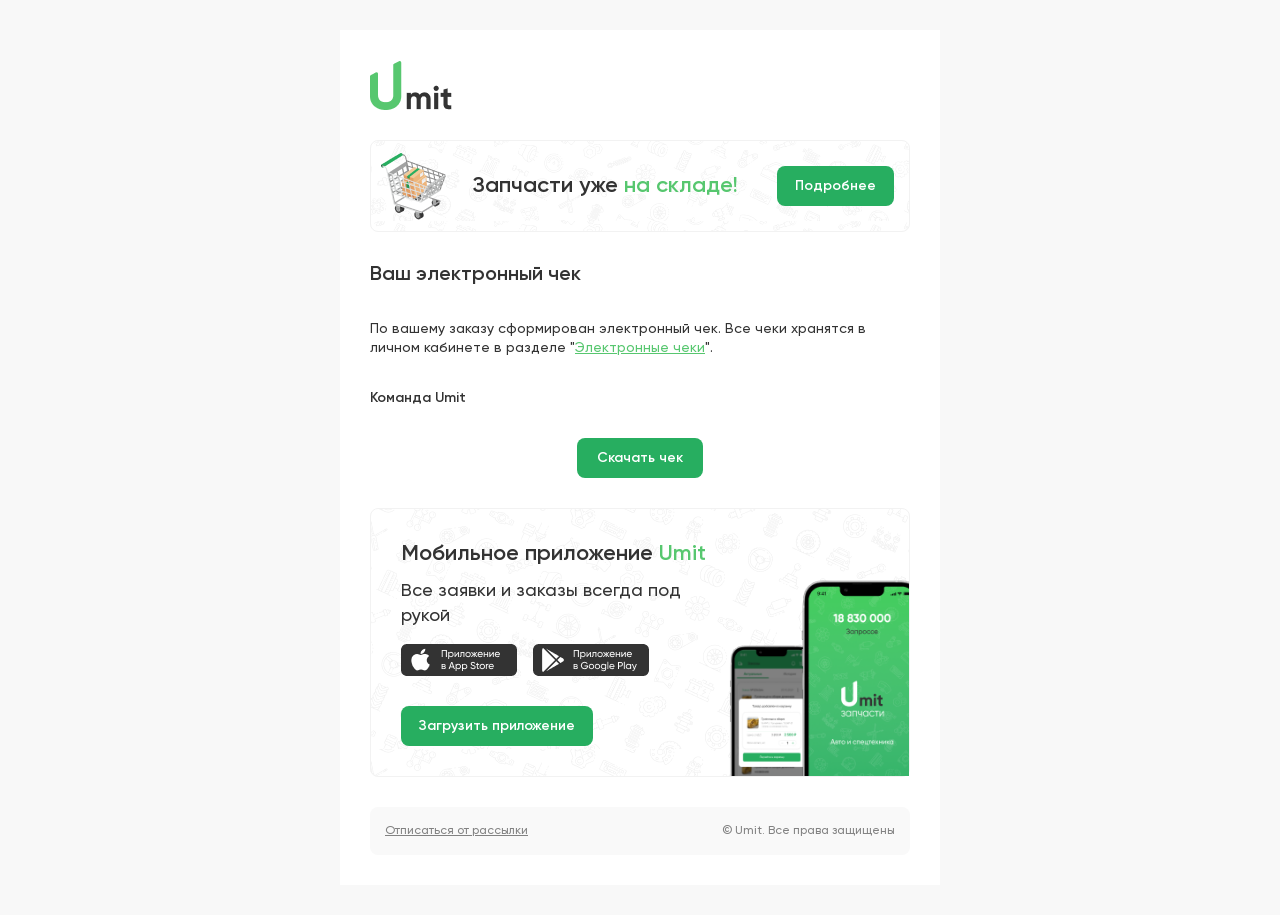
<file: rassylka/atribut/index2.html>
<!DOCTYPE html PUBLIC "-//W3C//DTD XHTML 1.0 Transitional//EN" "http://www.w3.org/TR/xhtml1/DTD/xhtml1-transitional.dtd">
<html xmlns="http://www.w3.org/1999/xhtml" xmlns:v="urn:schemas-microsoft-com:vml" xmlns:o="urn:schemas-microsoft-com:office:office" lang="ru">
	<head>
		<meta http-equiv="Content-Type" content="text/html; charset=utf-8">
		<meta http-equiv="X-UA-Compatible" content="IE=edge">
		<meta name="viewport" content="width=device-width, initial-scale=1.0">
		<title>Umit</title>
		<style type="text/css">
			@font-face {
				font-family: 'Gilroy';
				src:
					local('Gilroy Bold'),
					local('Gilroy-Bold'),
					url('./Gilroy-Bold.woff') format('woff'),
					url('./Gilroy-Bold.ttf') format('truetype');
				font-weight: bold;
				font-style: normal;
				font-display: swap;
			}
			@font-face {
				font-family: 'Gilroy';
				src:
					local('Gilroy Medium'),
					local('Gilroy-Medium'),
					url('./Gilroy-Medium.woff') format('woff'),
					url('./Gilroy-Medium.ttf') format('truetype');
				font-weight: 500;
				font-style: normal;
				font-display: swap;
			}
			@font-face {
				font-family: 'Gilroy';
				src:
					local('Gilroy Semibold'),
					local('Gilroy-Semibold'),
					url('./Gilroy-Semibold.woff') format('woff'),
					url('./Gilroy-Semibold.ttf') format('truetype');
				font-weight: bold;
				font-style: normal;
				font-display: swap;
			}
			table {
				border-spacing: 0;
				mso-cellspacing: 0;
				mso-padding-alt: 0;
			}
			td {
				padding: 0;
			}
			#outlook a {
				padding: 0;
			}
			a {
				text-decoration: none;
				color: #57c76f;
				font-family: 'Gilroy', sans-serif, Arial, Helvetica;
				font-size: 14px;
				font-weight: 500;
			}
		</style>
		<!--[if (gte mso 9)|(IE)]>
			<style type="text/css">
				table {
					border-collapse: collapse !important;
				}
			</style>
		<![endif]-->
		<!--[if (gte mso 9)|(IE)]>
			<xml>
				<o:OfficeDocumentSettings>
					<o:AllowPNG />
					<o:PixelsPerInch>96</o:PixelsPerInch>
				</o:OfficeDocumentSettings>
			</xml>
		<![endif]-->
	</head>
	<body style="margin: 0; padding: 0; min-width: 100%; background: #f8f8f8">
		<!--[if (gte mso 9)|(IE)]>
			<style type="text/css">
				body {
					background-color: #f8f8f8 !important;
				}
				body,
				table,
				td,
				p,
				a {
					font-family: sans-serif, Arial, Helvetica !important;
				}
			</style>
		<![endif]-->
		<center style="width: 100%; table-layout: fixed; background: #f8f8f8; padding-top: 30px; padding-bottom: 30px">
			<div style="max-width: 600px; background: #ffffff; border-radius: 5px">
				<div style="
						font-size: 0px;
						color: #333333;
						line-height: 1px;
						mso-line-height-rule: exactly;
						display: none;
						max-width: 0px;
						max-height: 0px;
						opacity: 0;
						overflow: hidden;
						mso-hide: all;
					">
					Ваш электронный чек
				</div>
				<!--[if (gte mso 9)|(IE)]>
        <table width="600" align="center" border="0" cellspacing="0" cellpadding="0" role="presentation"
          style="color:#333333;">
        <tr>
        <td>
      <![endif]-->
				<table align="center" border="0" cellspacing="0" cellpadding="0" role="presentation" style="
						color: #333333;
						font-family: 'Gilroy', sans-serif, Arial, Helvetica;
						background: #ffffff;
						margin: 0;
						padding-top: 30px;
						padding-left: 30px;
						padding-right: 30px;
						padding-bottom: 30px;
						width: 100%;
						max-width: 600px;
					">
					<tr>
						<td>
							<table align="center" border="0" cellspacing="0" cellpadding="0" role="presentation" style="margin: 0; padding: 0; width: 100%; max-width: 540px">
								<tr>
									<td align="left">
										<a href="https://umit.pro/" target="_blank" rel="noopener noreferrer">
											<img width="82" height="50" src="./logo.png" alt="Umit" style="display: block">
										</a>
									</td>
								</tr>
							</table>
						</td>
					</tr>
					<tr>
						<td>
							<table align="center" cellspacing="0" cellpadding="0" role="presentation" style="
									border: 1px solid #f2f2f2;
									border-radius: 8px;
									margin: 0;
									margin-top: 30px;
									padding-top: 8px;
									padding-bottom: 8px;
									padding-left: 10px;
									padding-right: 15px;
									width: 100%;
									max-width: 540px;
									background-image: url(./background-1.png);
								">
								<tr>
									<td>
										<img width="65" height="67" src="./cart.png" alt="Запчасти уже на складе!" style="display: inline-block; vertical-align: middle">
									</td>
									<td>
										<p style="
												margin-left: 20px;
												font-size: 22px;
												font-weight: 700;
												line-height: 138%;
												color: #333333;
												font-family: 'Gilroy', sans-serif, Arial, Helvetica;
												display: inline-block;
											">
											Запчасти уже
											<span style="
													font-size: 22px;
													font-weight: 700;
													line-height: 138%;
													color: #57c76f;
													font-family: 'Gilroy', sans-serif, Arial, Helvetica;
												">на складе!</span>
										</p>
									</td>
									<td align="right">
										<a style="
												display: inline-block;
												color: #ffffff;
												text-align: center;
												font-family: 'Gilroy', sans-serif, Arial, Helvetica;
												font-size: 14px;
												font-weight: 600;
												line-height: 24px;
												padding-top: 8px;
												padding-bottom: 8px;
												padding-left: 18px;
												padding-right: 18px;
												background-color: #27ae60;
												border-radius: 8px;
												text-decoration: none;
											" href="https://umit.pro/" target="_blank">
											<span style="vertical-align: middle">Подробнее</span>
										</a>
									</td>
								</tr>
							</table>
						</td>
					</tr>
					<tr>
						<td>
							<table align="center" border="0" cellspacing="0" cellpadding="0" role="presentation" style="margin: 0; margin-top: 30px; margin-bottom: 30px; padding: 0; width: 100%; max-width: 540px">
								<tr>
									<td>
										<p style="
												margin: 0;
												padding: 0;
												font-size: 20px;
												font-weight: 700;
												line-height: 138%;
												color: #333333;
												font-family: 'Gilroy', sans-serif, Arial, Helvetica;
											">
											Ваш электронный чек
										</p>
									</td>
								</tr>
								<tr>
									<td>
										<p style="
												margin: 0;
												margin-top: 30px;
												padding: 0;
												font-size: 14px;
												font-weight: 500;
												line-height: 138%;
												color: #333333;
												font-family: 'Gilroy', sans-serif, Arial, Helvetica;
											">
											По вашему заказу сформирован электронный чек. Все чеки хранятся в личном кабинете в разделе "<a href="#" target="_blank" rel="noopener noreferrer" style="text-decoration: underline">Электронные чеки</a>".
										</p>
									</td>
								</tr>
								<tr>
									<td>
										<p style="
												margin: 0;
												margin-top: 30px;
												padding: 0;
												font-size: 14px;
												font-weight: 600;
												line-height: 138%;
												color: #333333;
												font-family: 'Gilroy', sans-serif, Arial, Helvetica;
											">
											Команда Umit
										</p>
									</td>
								</tr>
								<tr>
									<td align="center">
										<a style="
												display: inline-block;
												color: #ffffff;
												text-align: center;
												font-family: 'Gilroy', sans-serif, Arial, Helvetica;
												font-size: 14px;
												font-weight: 600;
												line-height: 24px;
												margin-top: 30px;
												padding-top: 8px;
												padding-bottom: 8px;
												padding-left: 20px;
												padding-right: 20px;
												background-color: #27ae60;
												border-radius: 8px;
												text-decoration: none;
											" href="#" target="_blank">
											<span style="vertical-align: middle">Скачать чек</span>
										</a>
									</td>
								</tr>
							</table>
						</td>
					</tr>
					<tr>
						<td>
							<table align="center" border="0" cellspacing="0" cellpadding="0" role="presentation" style="
									color: #333333;
									font-family: 'Gilroy', sans-serif, Arial, Helvetica;
									margin: 0;
									padding: 0;
									width: 100%;
									max-width: 540px;
									border: 1px solid #f2f2f2;
									border-radius: 8px;
									background-image: url(./background-2.png);
								">
								<tr>
									<td>
										<table align="center" border="0" cellspacing="0" cellpadding="0" role="presentation" style="
												color: #333333;
												font-family: 'Gilroy', sans-serif, Arial, Helvetica;
												margin: 0;
												padding: 0;
												padding-left: 30px;
												margin-top: 30px;
												width: 100%;
												max-width: 540px;
											">
											<tr>
												<td>
													<p style="
															margin: 0;
															color: #333333;
															font-family: 'Gilroy', sans-serif, Arial, Helvetica;
															font-size: 22px;
															font-weight: 700;
															line-height: 138%;
														">
														Мобильное приложение
														<span style="
																margin: 0;
																color: #57c76f;
																font-family: 'Gilroy', sans-serif, Arial, Helvetica;
																font-size: 22px;
																font-weight: 700;
																line-height: 138%;
															">Umit</span>
													</p>
												</td>
											</tr>
											<tr>
												<td style="width: 100%">
													<p style="
															margin: 0;
															margin-top: 10px;
															color: #333333;
															font-family: 'Gilroy', sans-serif, Arial, Helvetica;
															font-size: 18px;
															font-weight: 500;
															line-height: 138%;
														">
														Все заявки и заказы всегда под рукой
													</p>
												</td>
											</tr>
											<tr>
												<td>
													<table>
														<tr>
															<td>
																<a href="https://apps.apple.com/ru/app/umit-%D0%B7%D0%B0%D0%BF%D1%87%D0%B0%D1%81%D1%82%D0%B8-%D0%B0%D0%B2%D1%82%D0%BE-%D0%B8-%D0%B3%D1%80%D1%83%D0%B7%D0%BE%D0%B2%D1%8B%D0%B5/id6450985794" target="_blank" style="display: inline-block; text-decoration: none; margin-top: 15px" rel="noopener noreferrer">
																	<img width="116" height="32" src="./apple.png" alt="App Store" style="display: block">
																</a>
															</td>
															<td>
																<a href="#" target="_blank" style="
																		display: inline-block;
																		margin-left: 16px;
																		text-decoration: none;
																		margin-top: 15px;
																	" rel="noopener noreferrer">
																	<img width="116" height="32" src="./google.png" alt="Google Play" style="display: block">
																</a>
															</td>
														</tr>
													</table>
												</td>
											</tr>
											<tr>
												<td>
													<a style="
															display: inline-block;
															color: #ffffff;
															text-align: center;
															font-family: 'Gilroy', sans-serif, Arial, Helvetica;
															font-size: 14px;
															font-weight: 600;
															line-height: 24px;
															margin-top: 30px;
															margin-bottom: 30px;
															padding-top: 8px;
															padding-bottom: 8px;
															padding-left: 18px;
															padding-right: 18px;
															background-color: #27ae60;
															border-radius: 8px;
															text-decoration: none;
														" href="#" target="_blank">
														<span style="vertical-align: middle">Загрузить приложение</span>
													</a>
												</td>
											</tr>
										</table>
									</td>
									<td align="right" style="vertical-align: bottom">
										<img width="180" height="200" src="./phone.png" alt="Umit application" style="display: block">
									</td>
								</tr>
							</table>
						</td>
					</tr>
					<tr>
						<td>
							<table align="center" border="0" cellspacing="0" cellpadding="0" role="presentation" style="
									color: #333333;
									font-family: 'Gilroy', sans-serif, Arial, Helvetica;
									background: #f9f9f9;
									margin: 0;
									padding: 0;
									width: 100%;
									max-width: 540px;
									margin-top: 30px;
									padding-left: 15px;
									padding-right: 15px;
									padding-bottom: 15px;
									padding-top: 15px;
									border-radius: 8px;
								">
								<tr>
									<td align="left">
										<a href="#" target="_blank" style="
												color: #828282;
												font-family: 'Gilroy', sans-serif, Arial, Helvetica;
												font-size: 12px;
												font-weight: 500;
												line-height: 18px;
												text-decoration: underline;
											" rel="noopener noreferrer">Отписаться от рассылки</a>
									</td>
									<td align="right">
										<p style="
												margin: 0;
												color: #828282;
												font-family: 'Gilroy', sans-serif, Arial, Helvetica;
												font-size: 12px;
												font-weight: 500;
												line-height: 18px;
											">
											© Umit. Все права защищены
										</p>
									</td>
								</tr>
							</table>
						</td>
					</tr>
				</table>

				<!--[if (gte mso 9)|(IE)]>
        </td>
        </tr>
        </table>
      <![endif]-->
			</div>
		</center>
	</body>
</html>
</file>
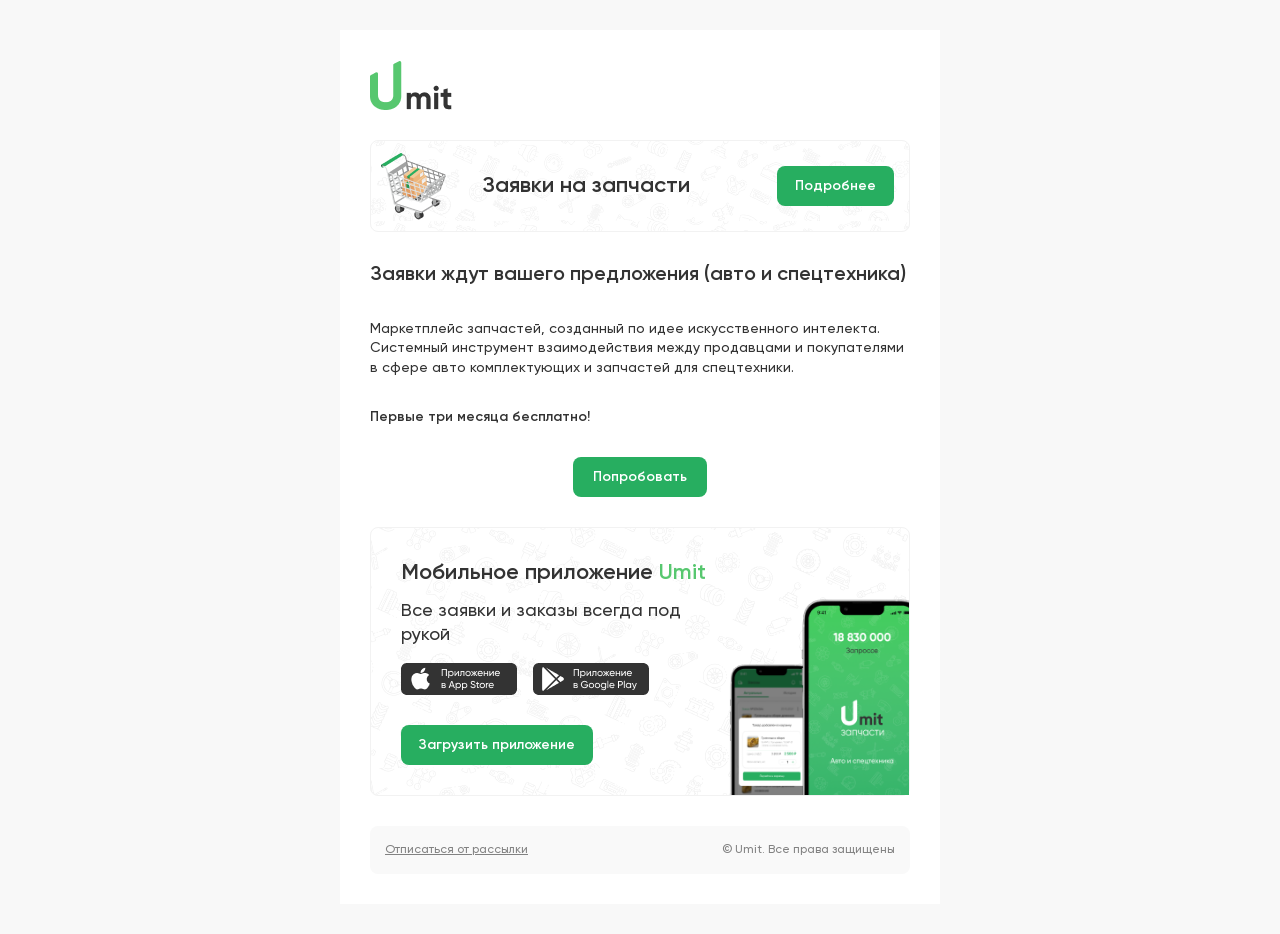
<file: rassylka/atribut/variant1.html>
<!DOCTYPE html PUBLIC "-//W3C//DTD XHTML 1.0 Transitional//EN" "http://www.w3.org/TR/xhtml1/DTD/xhtml1-transitional.dtd">
<html xmlns="http://www.w3.org/1999/xhtml" xmlns:v="urn:schemas-microsoft-com:vml" xmlns:o="urn:schemas-microsoft-com:office:office" lang="ru">
	<head>
		<meta http-equiv="Content-Type" content="text/html; charset=utf-8">
		<meta http-equiv="X-UA-Compatible" content="IE=edge">
		<meta name="viewport" content="width=device-width, initial-scale=1.0">
		<title>Umit</title>
		<style type="text/css">
			@font-face {
				font-family: 'Gilroy';
				src:
					local('Gilroy Bold'),
					local('Gilroy-Bold'),
					url('./Gilroy-Bold.woff') format('woff'),
					url('./Gilroy-Bold.ttf') format('truetype');
				font-weight: bold;
				font-style: normal;
				font-display: swap;
			}
			@font-face {
				font-family: 'Gilroy';
				src:
					local('Gilroy Medium'),
					local('Gilroy-Medium'),
					url('./Gilroy-Medium.woff') format('woff'),
					url('./Gilroy-Medium.ttf') format('truetype');
				font-weight: 500;
				font-style: normal;
				font-display: swap;
			}
			@font-face {
				font-family: 'Gilroy';
				src:
					local('Gilroy Semibold'),
					local('Gilroy-Semibold'),
					url('./Gilroy-Semibold.woff') format('woff'),
					url('./Gilroy-Semibold.ttf') format('truetype');
				font-weight: bold;
				font-style: normal;
				font-display: swap;
			}
			table {
				border-spacing: 0;
				mso-cellspacing: 0;
				mso-padding-alt: 0;
			}
			td {
				padding: 0;
			}
			#outlook a {
				padding: 0;
			}
			a {
				text-decoration: none;
				color: #57c76f;
				font-family: 'Gilroy', sans-serif, Arial, Helvetica;
				font-size: 14px;
				font-weight: 500;
			}
		</style>
		<!--[if (gte mso 9)|(IE)]>
			<style type="text/css">
				table {
					border-collapse: collapse !important;
				}
			</style>
		<![endif]-->
		<!--[if (gte mso 9)|(IE)]>
			<xml>
				<o:OfficeDocumentSettings>
					<o:AllowPNG />
					<o:PixelsPerInch>96</o:PixelsPerInch>
				</o:OfficeDocumentSettings>
			</xml>
		<![endif]-->
	</head>
	<body style="margin: 0; padding: 0; min-width: 100%; background: #f8f8f8">
		<!--[if (gte mso 9)|(IE)]>
			<style type="text/css">
				body {
					background-color: #f8f8f8 !important;
				}
				body,
				table,
				td,
				p,
				a {
					font-family: sans-serif, Arial, Helvetica !important;
				}
			</style>
		<![endif]-->
		<center style="width: 100%; table-layout: fixed; background: #f8f8f8; padding-top: 30px; padding-bottom: 30px">
			<div style="max-width: 600px; background: #ffffff; border-radius: 5px">
				<div style="
						font-size: 0px;
						color: #333333;
						line-height: 1px;
						mso-line-height-rule: exactly;
						display: none;
						max-width: 0px;
						max-height: 0px;
						opacity: 0;
						overflow: hidden;
						mso-hide: all;
					">
					Ваш электронный чек
				</div>
				<!--[if (gte mso 9)|(IE)]>
        <table width="600" align="center" border="0" cellspacing="0" cellpadding="0" role="presentation"
          style="color:#333333;">
        <tr>
        <td>
      <![endif]-->
				<table align="center" border="0" cellspacing="0" cellpadding="0" role="presentation" style="
						color: #333333;
						font-family: 'Gilroy', sans-serif, Arial, Helvetica;
						background: #ffffff;
						margin: 0;
						padding-top: 30px;
						padding-left: 30px;
						padding-right: 30px;
						padding-bottom: 30px;
						width: 100%;
						max-width: 600px;
					">
					<tr>
						<td>
							<table align="center" border="0" cellspacing="0" cellpadding="0" role="presentation" style="margin: 0; padding: 0; width: 100%; max-width: 540px">
								<tr>
									<td align="left">
										<a href="https://umit.pro/" target="_blank" rel="noopener noreferrer">
											<img width="82" height="50" src="./logo.png" alt="Umit" style="display: block">
										</a>
									</td>
								</tr>
							</table>
						</td>
					</tr>
					<tr>
						<td>
							<table align="center" cellspacing="0" cellpadding="0" role="presentation" style="
									border: 1px solid #f2f2f2;
									border-radius: 8px;
									margin: 0;
									margin-top: 30px;
									padding-top: 8px;
									padding-bottom: 8px;
									padding-left: 10px;
									padding-right: 15px;
									width: 100%;
									max-width: 540px;
									background-image: url(./background-1.png);
								">
								<tr>
									<td>
										<img width="65" height="67" src="./cart.png" alt="Заявки на запчасти" style="display: inline-block; vertical-align: middle">
									</td>
									<td>
										<p style="
												margin-left: 20px;
												font-size: 22px;
												font-weight: 700;
												line-height: 138%;
												color: #333333;
												font-family: 'Gilroy', sans-serif, Arial, Helvetica;
												display: inline-block;
											">
											Заявки на запчасти
										</p>
									</td>
									<td align="right">
										<a style="
												display: inline-block;
												color: #ffffff;
												text-align: center;
												font-family: 'Gilroy', sans-serif, Arial, Helvetica;
												font-size: 14px;
												font-weight: 600;
												line-height: 24px;
												padding-top: 8px;
												padding-bottom: 8px;
												padding-left: 18px;
												padding-right: 18px;
												background-color: #27ae60;
												border-radius: 8px;
												text-decoration: none;
											" href="https://umit.pro/" target="_blank">
											<span style="vertical-align: middle">Подробнее</span>
										</a>
									</td>
								</tr>
							</table>
						</td>
					</tr>
					<tr>
						<td>
							<table align="center" border="0" cellspacing="0" cellpadding="0" role="presentation" style="margin: 0; margin-top: 30px; margin-bottom: 30px; padding: 0; width: 100%; max-width: 540px">
								<tr>
									<td>
										<p style="
												margin: 0;
												padding: 0;
												font-size: 20px;
												font-weight: 700;
												line-height: 138%;
												color: #333333;
												font-family: 'Gilroy', sans-serif, Arial, Helvetica;
											">
											Заявки ждут вашего предложения (авто и спецтехника)
										</p>
									</td>
								</tr>
								<tr>
									<td>
										<p style="
												margin: 0;
												margin-top: 30px;
												padding: 0;
												font-size: 14px;
												font-weight: 500;
												line-height: 138%;
												color: #333333;
												font-family: 'Gilroy', sans-serif, Arial, Helvetica;
											">
											Маркетплейс запчастей, созданный по идее искусственного интелекта. Системный инструмент взаимодействия между продавцами и покупателями в сфере авто комплектующих и запчастей для спецтехники.
										</p>
									</td>
								</tr>
								<tr>
									<td>
										<p style="
												margin: 0;
												margin-top: 30px;
												padding: 0;
												font-size: 14px;
												font-weight: 600;
												line-height: 138%;
												color: #333333;
												font-family: 'Gilroy', sans-serif, Arial, Helvetica;
											">
											Первые три месяца бесплатно!
										</p>
									</td>
								</tr>
								<tr>
									<td align="center">
										<a style="
												display: inline-block;
												color: #ffffff;
												text-align: center;
												font-family: 'Gilroy', sans-serif, Arial, Helvetica;
												font-size: 14px;
												font-weight: 600;
												line-height: 24px;
												margin-top: 30px;
												padding-top: 8px;
												padding-bottom: 8px;
												padding-left: 20px;
												padding-right: 20px;
												background-color: #27ae60;
												border-radius: 8px;
												text-decoration: none;
											" href="https://umit.pro/" target="_blank">
											<span style="vertical-align: middle">Попробовать</span>
										</a>
									</td>
								</tr>
							</table>
						</td>
					</tr>
					<tr>
						<td>
							<table align="center" border="0" cellspacing="0" cellpadding="0" role="presentation" style="
									color: #333333;
									font-family: 'Gilroy', sans-serif, Arial, Helvetica;
									margin: 0;
									padding: 0;
									width: 100%;
									max-width: 540px;
									border: 1px solid #f2f2f2;
									border-radius: 8px;
									background-image: url(./background-2.png);
								">
								<tr>
									<td>
										<table align="center" border="0" cellspacing="0" cellpadding="0" role="presentation" style="
												color: #333333;
												font-family: 'Gilroy', sans-serif, Arial, Helvetica;
												margin: 0;
												padding: 0;
												padding-left: 30px;
												margin-top: 30px;
												width: 100%;
												max-width: 540px;
											">
											<tr>
												<td>
													<p style="
															margin: 0;
															color: #333333;
															font-family: 'Gilroy', sans-serif, Arial, Helvetica;
															font-size: 22px;
															font-weight: 700;
															line-height: 138%;
														">
														Мобильное приложение
														<span style="
																margin: 0;
																color: #57c76f;
																font-family: 'Gilroy', sans-serif, Arial, Helvetica;
																font-size: 22px;
																font-weight: 700;
																line-height: 138%;
															">Umit</span>
													</p>
												</td>
											</tr>
											<tr>
												<td style="width: 100%">
													<p style="
															margin: 0;
															margin-top: 10px;
															color: #333333;
															font-family: 'Gilroy', sans-serif, Arial, Helvetica;
															font-size: 18px;
															font-weight: 500;
															line-height: 138%;
														">
														Все заявки и заказы всегда под рукой
													</p>
												</td>
											</tr>
											<tr>
												<td>
													<table>
														<tr>
															<td>
																<a href="https://apps.apple.com/ru/app/umit-%D0%B7%D0%B0%D0%BF%D1%87%D0%B0%D1%81%D1%82%D0%B8-%D0%B0%D0%B2%D1%82%D0%BE-%D0%B8-%D0%B3%D1%80%D1%83%D0%B7%D0%BE%D0%B2%D1%8B%D0%B5/id6450985794" target="_blank" style="display: inline-block; text-decoration: none; margin-top: 15px" rel="noopener noreferrer">
																	<img width="116" height="32" src="./apple.png" alt="App Store" style="display: block">
																</a>
															</td>
															<td>
																<a href="#" target="_blank" style="
																		display: inline-block;
																		margin-left: 16px;
																		text-decoration: none;
																		margin-top: 15px;
																	" rel="noopener noreferrer">
																	<img width="116" height="32" src="./google.png" alt="Google Play" style="display: block">
																</a>
															</td>
														</tr>
													</table>
												</td>
											</tr>
											<tr>
												<td>
													<a style="
															display: inline-block;
															color: #ffffff;
															text-align: center;
															font-family: 'Gilroy', sans-serif, Arial, Helvetica;
															font-size: 14px;
															font-weight: 600;
															line-height: 24px;
															margin-top: 30px;
															margin-bottom: 30px;
															padding-top: 8px;
															padding-bottom: 8px;
															padding-left: 18px;
															padding-right: 18px;
															background-color: #27ae60;
															border-radius: 8px;
															text-decoration: none;
														" href="#" target="_blank">
														<span style="vertical-align: middle">Загрузить приложение</span>
													</a>
												</td>
											</tr>
										</table>
									</td>
									<td align="right" style="vertical-align: bottom">
										<img width="180" height="200" src="./phone.png" alt="Umit application" style="display: block">
									</td>
								</tr>
							</table>
						</td>
					</tr>
					<tr>
						<td>
							<table align="center" border="0" cellspacing="0" cellpadding="0" role="presentation" style="
									color: #333333;
									font-family: 'Gilroy', sans-serif, Arial, Helvetica;
									background: #f9f9f9;
									margin: 0;
									padding: 0;
									width: 100%;
									max-width: 540px;
									margin-top: 30px;
									padding-left: 15px;
									padding-right: 15px;
									padding-bottom: 15px;
									padding-top: 15px;
									border-radius: 8px;
								">
								<tr>
									<td align="left">
										<a href="#" target="_blank" style="
												color: #828282;
												font-family: 'Gilroy', sans-serif, Arial, Helvetica;
												font-size: 12px;
												font-weight: 500;
												line-height: 18px;
												text-decoration: underline;
											" rel="noopener noreferrer">Отписаться от рассылки</a>
									</td>
									<td align="right">
										<p style="
												margin: 0;
												color: #828282;
												font-family: 'Gilroy', sans-serif, Arial, Helvetica;
												font-size: 12px;
												font-weight: 500;
												line-height: 18px;
											">
											© Umit. Все права защищены
										</p>
									</td>
								</tr>
							</table>
						</td>
					</tr>
				</table>

				<!--[if (gte mso 9)|(IE)]>
        </td>
        </tr>
        </table>
      <![endif]-->
			</div>
		</center>
	</body>
</html>
</file>
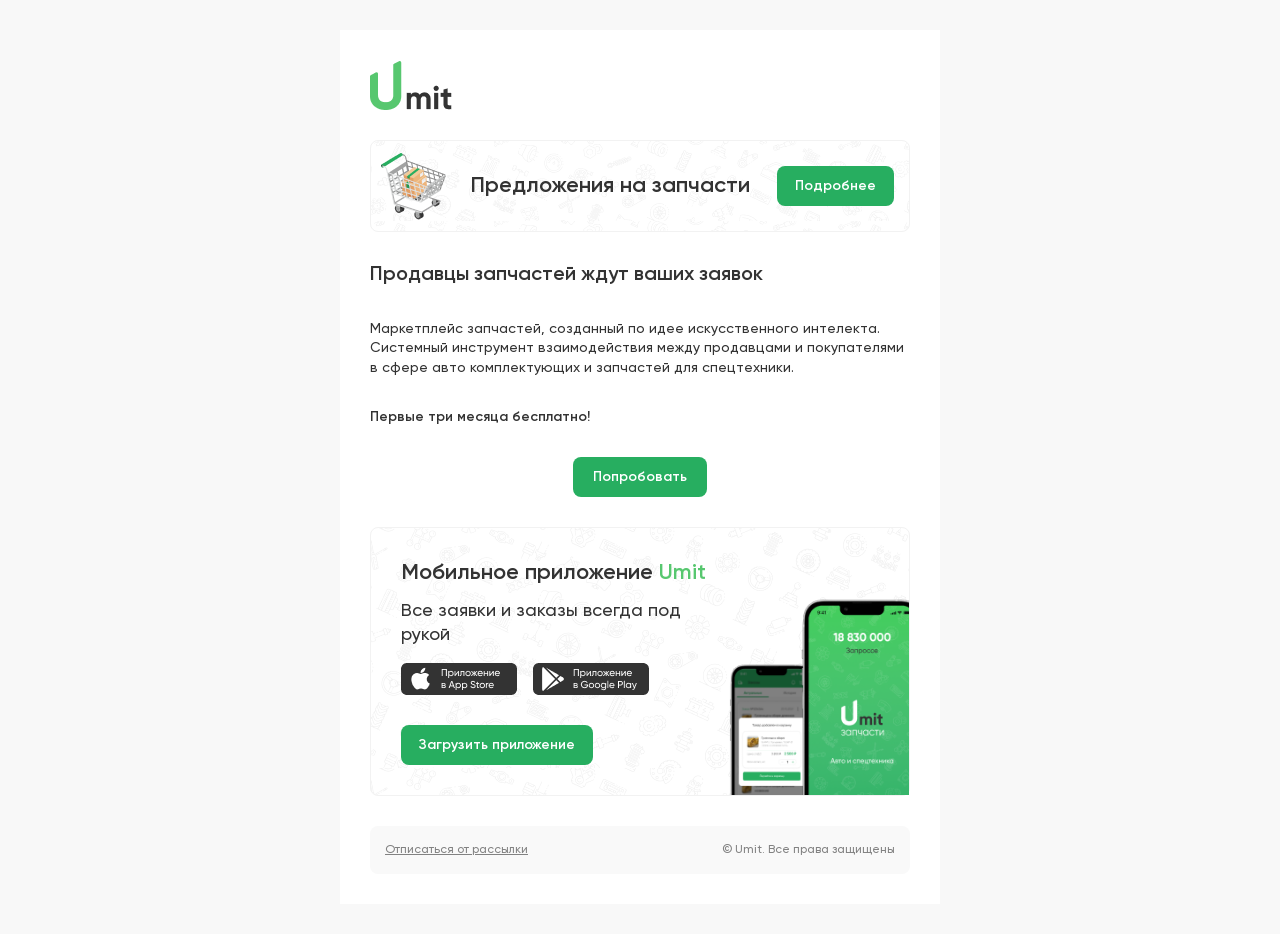
<file: rassylka/atribut/variant2.html>
<!DOCTYPE html PUBLIC "-//W3C//DTD XHTML 1.0 Transitional//EN" "http://www.w3.org/TR/xhtml1/DTD/xhtml1-transitional.dtd">
<html xmlns="http://www.w3.org/1999/xhtml" xmlns:v="urn:schemas-microsoft-com:vml" xmlns:o="urn:schemas-microsoft-com:office:office" lang="ru">
	<head>
		<meta http-equiv="Content-Type" content="text/html; charset=utf-8">
		<meta http-equiv="X-UA-Compatible" content="IE=edge">
		<meta name="viewport" content="width=device-width, initial-scale=1.0">
		<title>Umit</title>
		<style type="text/css">
			@font-face {
				font-family: 'Gilroy';
				src:
					local('Gilroy Bold'),
					local('Gilroy-Bold'),
					url('./Gilroy-Bold.woff') format('woff'),
					url('./Gilroy-Bold.ttf') format('truetype');
				font-weight: bold;
				font-style: normal;
				font-display: swap;
			}
			@font-face {
				font-family: 'Gilroy';
				src:
					local('Gilroy Medium'),
					local('Gilroy-Medium'),
					url('./Gilroy-Medium.woff') format('woff'),
					url('./Gilroy-Medium.ttf') format('truetype');
				font-weight: 500;
				font-style: normal;
				font-display: swap;
			}
			@font-face {
				font-family: 'Gilroy';
				src:
					local('Gilroy Semibold'),
					local('Gilroy-Semibold'),
					url('./Gilroy-Semibold.woff') format('woff'),
					url('./Gilroy-Semibold.ttf') format('truetype');
				font-weight: bold;
				font-style: normal;
				font-display: swap;
			}
			table {
				border-spacing: 0;
				mso-cellspacing: 0;
				mso-padding-alt: 0;
			}
			td {
				padding: 0;
			}
			#outlook a {
				padding: 0;
			}
			a {
				text-decoration: none;
				color: #57c76f;
				font-family: 'Gilroy', sans-serif, Arial, Helvetica;
				font-size: 14px;
				font-weight: 500;
			}
		</style>
		<!--[if (gte mso 9)|(IE)]>
			<style type="text/css">
				table {
					border-collapse: collapse !important;
				}
			</style>
		<![endif]-->
		<!--[if (gte mso 9)|(IE)]>
			<xml>
				<o:OfficeDocumentSettings>
					<o:AllowPNG />
					<o:PixelsPerInch>96</o:PixelsPerInch>
				</o:OfficeDocumentSettings>
			</xml>
		<![endif]-->
	</head>
	<body style="margin: 0; padding: 0; min-width: 100%; background: #f8f8f8">
		<!--[if (gte mso 9)|(IE)]>
			<style type="text/css">
				body {
					background-color: #f8f8f8 !important;
				}
				body,
				table,
				td,
				p,
				a {
					font-family: sans-serif, Arial, Helvetica !important;
				}
			</style>
		<![endif]-->
		<center style="width: 100%; table-layout: fixed; background: #f8f8f8; padding-top: 30px; padding-bottom: 30px">
			<div style="max-width: 600px; background: #ffffff; border-radius: 5px">
				<div style="
						font-size: 0px;
						color: #333333;
						line-height: 1px;
						mso-line-height-rule: exactly;
						display: none;
						max-width: 0px;
						max-height: 0px;
						opacity: 0;
						overflow: hidden;
						mso-hide: all;
					">
					Ваш электронный чек
				</div>
				<!--[if (gte mso 9)|(IE)]>
        <table width="600" align="center" border="0" cellspacing="0" cellpadding="0" role="presentation"
          style="color:#333333;">
        <tr>
        <td>
      <![endif]-->
				<table align="center" border="0" cellspacing="0" cellpadding="0" role="presentation" style="
						color: #333333;
						font-family: 'Gilroy', sans-serif, Arial, Helvetica;
						background: #ffffff;
						margin: 0;
						padding-top: 30px;
						padding-left: 30px;
						padding-right: 30px;
						padding-bottom: 30px;
						width: 100%;
						max-width: 600px;
					">
					<tr>
						<td>
							<table align="center" border="0" cellspacing="0" cellpadding="0" role="presentation" style="margin: 0; padding: 0; width: 100%; max-width: 540px">
								<tr>
									<td align="left">
										<a href="https://umit.pro/" target="_blank" rel="noopener noreferrer">
											<img width="82" height="50" src="./logo.png" alt="Umit" style="display: block">
										</a>
									</td>
								</tr>
							</table>
						</td>
					</tr>
					<tr>
						<td>
							<table align="center" cellspacing="0" cellpadding="0" role="presentation" style="
									border: 1px solid #f2f2f2;
									border-radius: 8px;
									margin: 0;
									margin-top: 30px;
									padding-top: 8px;
									padding-bottom: 8px;
									padding-left: 10px;
									padding-right: 15px;
									width: 100%;
									max-width: 540px;
									background-image: url(./background-1.png);
								">
								<tr>
									<td>
										<img width="65" height="67" src="./cart.png" alt="Предложения на запчасти" style="display: inline-block; vertical-align: middle">
									</td>
									<td>
										<p style="
												margin-left: 20px;
												font-size: 22px;
												font-weight: 700;
												line-height: 138%;
												color: #333333;
												font-family: 'Gilroy', sans-serif, Arial, Helvetica;
												display: inline-block;
											">
											Предложения на запчасти
										</p>
									</td>
									<td align="right">
										<a style="
												display: inline-block;
												color: #ffffff;
												text-align: center;
												font-family: 'Gilroy', sans-serif, Arial, Helvetica;
												font-size: 14px;
												font-weight: 600;
												line-height: 24px;
												padding-top: 8px;
												padding-bottom: 8px;
												padding-left: 18px;
												padding-right: 18px;
												background-color: #27ae60;
												border-radius: 8px;
												text-decoration: none;
											" href="https://umit.pro/" target="_blank">
											<span style="vertical-align: middle">Подробнее</span>
										</a>
									</td>
								</tr>
							</table>
						</td>
					</tr>
					<tr>
						<td>
							<table align="center" border="0" cellspacing="0" cellpadding="0" role="presentation" style="margin: 0; margin-top: 30px; margin-bottom: 30px; padding: 0; width: 100%; max-width: 540px">
								<tr>
									<td>
										<p style="
												margin: 0;
												padding: 0;
												font-size: 20px;
												font-weight: 700;
												line-height: 138%;
												color: #333333;
												font-family: 'Gilroy', sans-serif, Arial, Helvetica;
											">
											Продавцы запчастей ждут ваших заявок
										</p>
									</td>
								</tr>
								<tr>
									<td>
										<p style="
												margin: 0;
												margin-top: 30px;
												padding: 0;
												font-size: 14px;
												font-weight: 500;
												line-height: 138%;
												color: #333333;
												font-family: 'Gilroy', sans-serif, Arial, Helvetica;
											">
											Маркетплейс запчастей, созданный по идее искусственного интелекта. Системный инструмент взаимодействия между продавцами и покупателями в сфере авто комплектующих и запчастей для спецтехники.
										</p>
									</td>
								</tr>
								<tr>
									<td>
										<p style="
												margin: 0;
												margin-top: 30px;
												padding: 0;
												font-size: 14px;
												font-weight: 600;
												line-height: 138%;
												color: #333333;
												font-family: 'Gilroy', sans-serif, Arial, Helvetica;
											">
											Первые три месяца бесплатно!
										</p>
									</td>
								</tr>
								<tr>
									<td align="center">
										<a style="
												display: inline-block;
												color: #ffffff;
												text-align: center;
												font-family: 'Gilroy', sans-serif, Arial, Helvetica;
												font-size: 14px;
												font-weight: 600;
												line-height: 24px;
												margin-top: 30px;
												padding-top: 8px;
												padding-bottom: 8px;
												padding-left: 20px;
												padding-right: 20px;
												background-color: #27ae60;
												border-radius: 8px;
												text-decoration: none;
											" href="https://umit.pro/" target="_blank">
											<span style="vertical-align: middle">Попробовать</span>
										</a>
									</td>
								</tr>
							</table>
						</td>
					</tr>
					<tr>
						<td>
							<table align="center" border="0" cellspacing="0" cellpadding="0" role="presentation" style="
									color: #333333;
									font-family: 'Gilroy', sans-serif, Arial, Helvetica;
									margin: 0;
									padding: 0;
									width: 100%;
									max-width: 540px;
									border: 1px solid #f2f2f2;
									border-radius: 8px;
									background-image: url(./background-2.png);
								">
								<tr>
									<td>
										<table align="center" border="0" cellspacing="0" cellpadding="0" role="presentation" style="
												color: #333333;
												font-family: 'Gilroy', sans-serif, Arial, Helvetica;
												margin: 0;
												padding: 0;
												padding-left: 30px;
												margin-top: 30px;
												width: 100%;
												max-width: 540px;
											">
											<tr>
												<td>
													<p style="
															margin: 0;
															color: #333333;
															font-family: 'Gilroy', sans-serif, Arial, Helvetica;
															font-size: 22px;
															font-weight: 700;
															line-height: 138%;
														">
														Мобильное приложение
														<span style="
																margin: 0;
																color: #57c76f;
																font-family: 'Gilroy', sans-serif, Arial, Helvetica;
																font-size: 22px;
																font-weight: 700;
																line-height: 138%;
															">Umit</span>
													</p>
												</td>
											</tr>
											<tr>
												<td style="width: 100%">
													<p style="
															margin: 0;
															margin-top: 10px;
															color: #333333;
															font-family: 'Gilroy', sans-serif, Arial, Helvetica;
															font-size: 18px;
															font-weight: 500;
															line-height: 138%;
														">
														Все заявки и заказы всегда под рукой
													</p>
												</td>
											</tr>
											<tr>
												<td>
													<table>
														<tr>
															<td>
																<a href="https://apps.apple.com/ru/app/umit-%D0%B7%D0%B0%D0%BF%D1%87%D0%B0%D1%81%D1%82%D0%B8-%D0%B0%D0%B2%D1%82%D0%BE-%D0%B8-%D0%B3%D1%80%D1%83%D0%B7%D0%BE%D0%B2%D1%8B%D0%B5/id6450985794" target="_blank" style="display: inline-block; text-decoration: none; margin-top: 15px" rel="noopener noreferrer">
																	<img width="116" height="32" src="./apple.png" alt="App Store" style="display: block">
																</a>
															</td>
															<td>
																<a href="#" target="_blank" style="
																		display: inline-block;
																		margin-left: 16px;
																		text-decoration: none;
																		margin-top: 15px;
																	" rel="noopener noreferrer">
																	<img width="116" height="32" src="./google.png" alt="Google Play" style="display: block">
																</a>
															</td>
														</tr>
													</table>
												</td>
											</tr>
											<tr>
												<td>
													<a style="
															display: inline-block;
															color: #ffffff;
															text-align: center;
															font-family: 'Gilroy', sans-serif, Arial, Helvetica;
															font-size: 14px;
															font-weight: 600;
															line-height: 24px;
															margin-top: 30px;
															margin-bottom: 30px;
															padding-top: 8px;
															padding-bottom: 8px;
															padding-left: 18px;
															padding-right: 18px;
															background-color: #27ae60;
															border-radius: 8px;
															text-decoration: none;
														" href="#" target="_blank">
														<span style="vertical-align: middle">Загрузить приложение</span>
													</a>
												</td>
											</tr>
										</table>
									</td>
									<td align="right" style="vertical-align: bottom">
										<img width="180" height="200" src="./phone.png" alt="Umit application" style="display: block">
									</td>
								</tr>
							</table>
						</td>
					</tr>
					<tr>
						<td>
							<table align="center" border="0" cellspacing="0" cellpadding="0" role="presentation" style="
									color: #333333;
									font-family: 'Gilroy', sans-serif, Arial, Helvetica;
									background: #f9f9f9;
									margin: 0;
									padding: 0;
									width: 100%;
									max-width: 540px;
									margin-top: 30px;
									padding-left: 15px;
									padding-right: 15px;
									padding-bottom: 15px;
									padding-top: 15px;
									border-radius: 8px;
								">
								<tr>
									<td align="left">
										<a href="#" target="_blank" style="
												color: #828282;
												font-family: 'Gilroy', sans-serif, Arial, Helvetica;
												font-size: 12px;
												font-weight: 500;
												line-height: 18px;
												text-decoration: underline;
											" rel="noopener noreferrer">Отписаться от рассылки</a>
									</td>
									<td align="right">
										<p style="
												margin: 0;
												color: #828282;
												font-family: 'Gilroy', sans-serif, Arial, Helvetica;
												font-size: 12px;
												font-weight: 500;
												line-height: 18px;
											">
											© Umit. Все права защищены
										</p>
									</td>
								</tr>
							</table>
						</td>
					</tr>
				</table>

				<!--[if (gte mso 9)|(IE)]>
        </td>
        </tr>
        </table>
      <![endif]-->
			</div>
		</center>
	</body>
</html>
</file>
